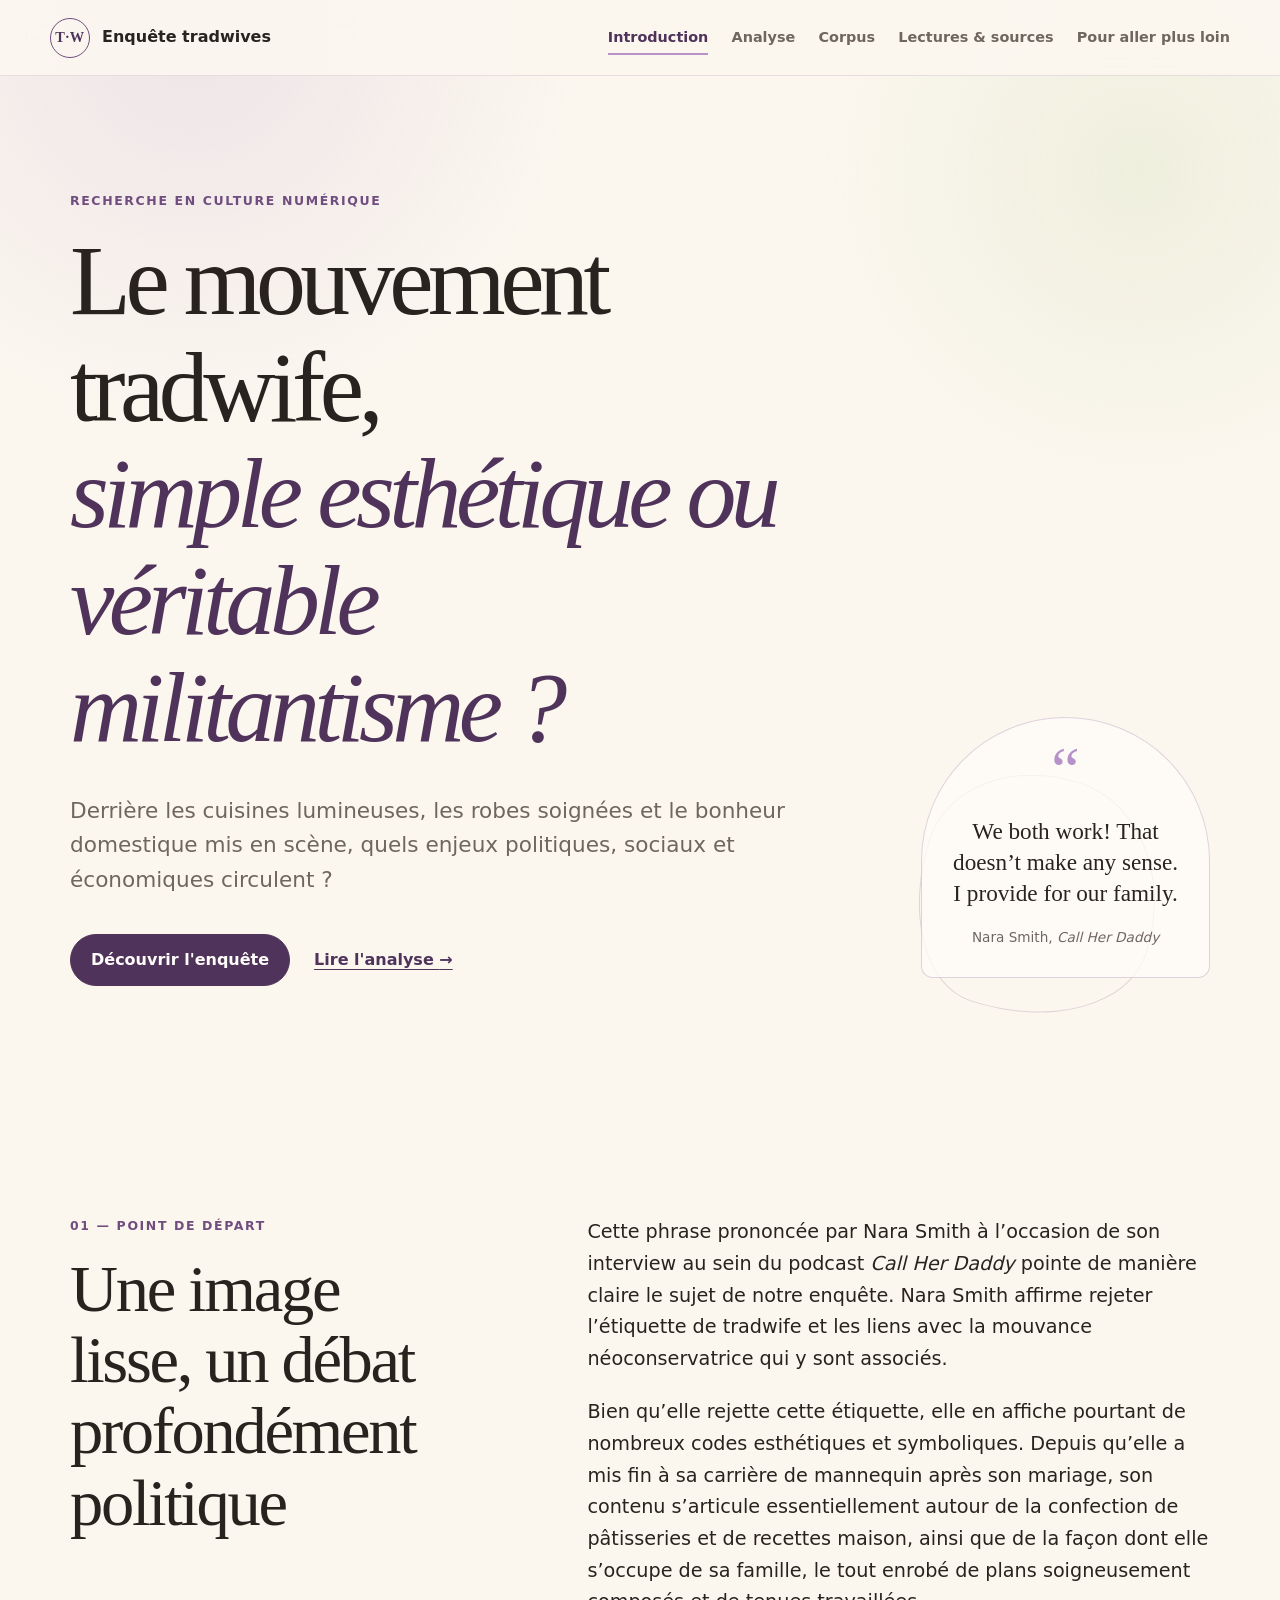
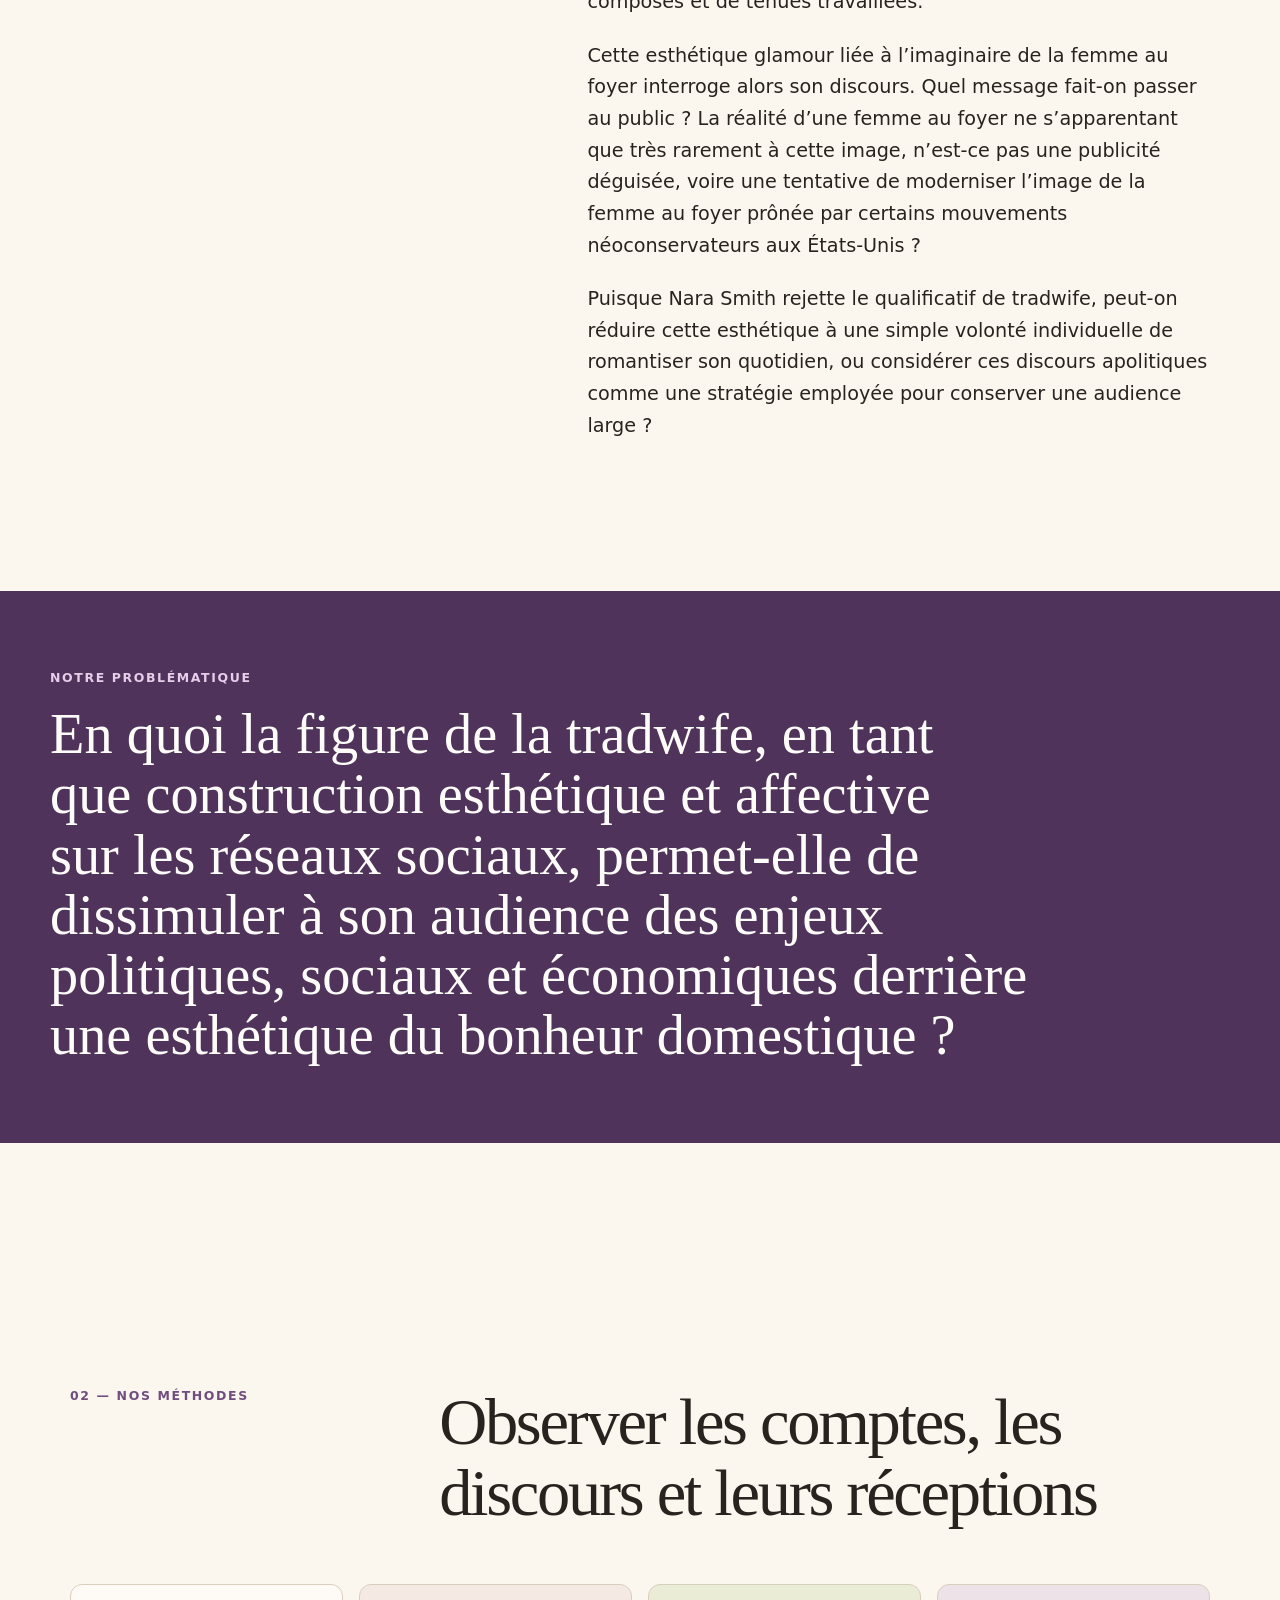
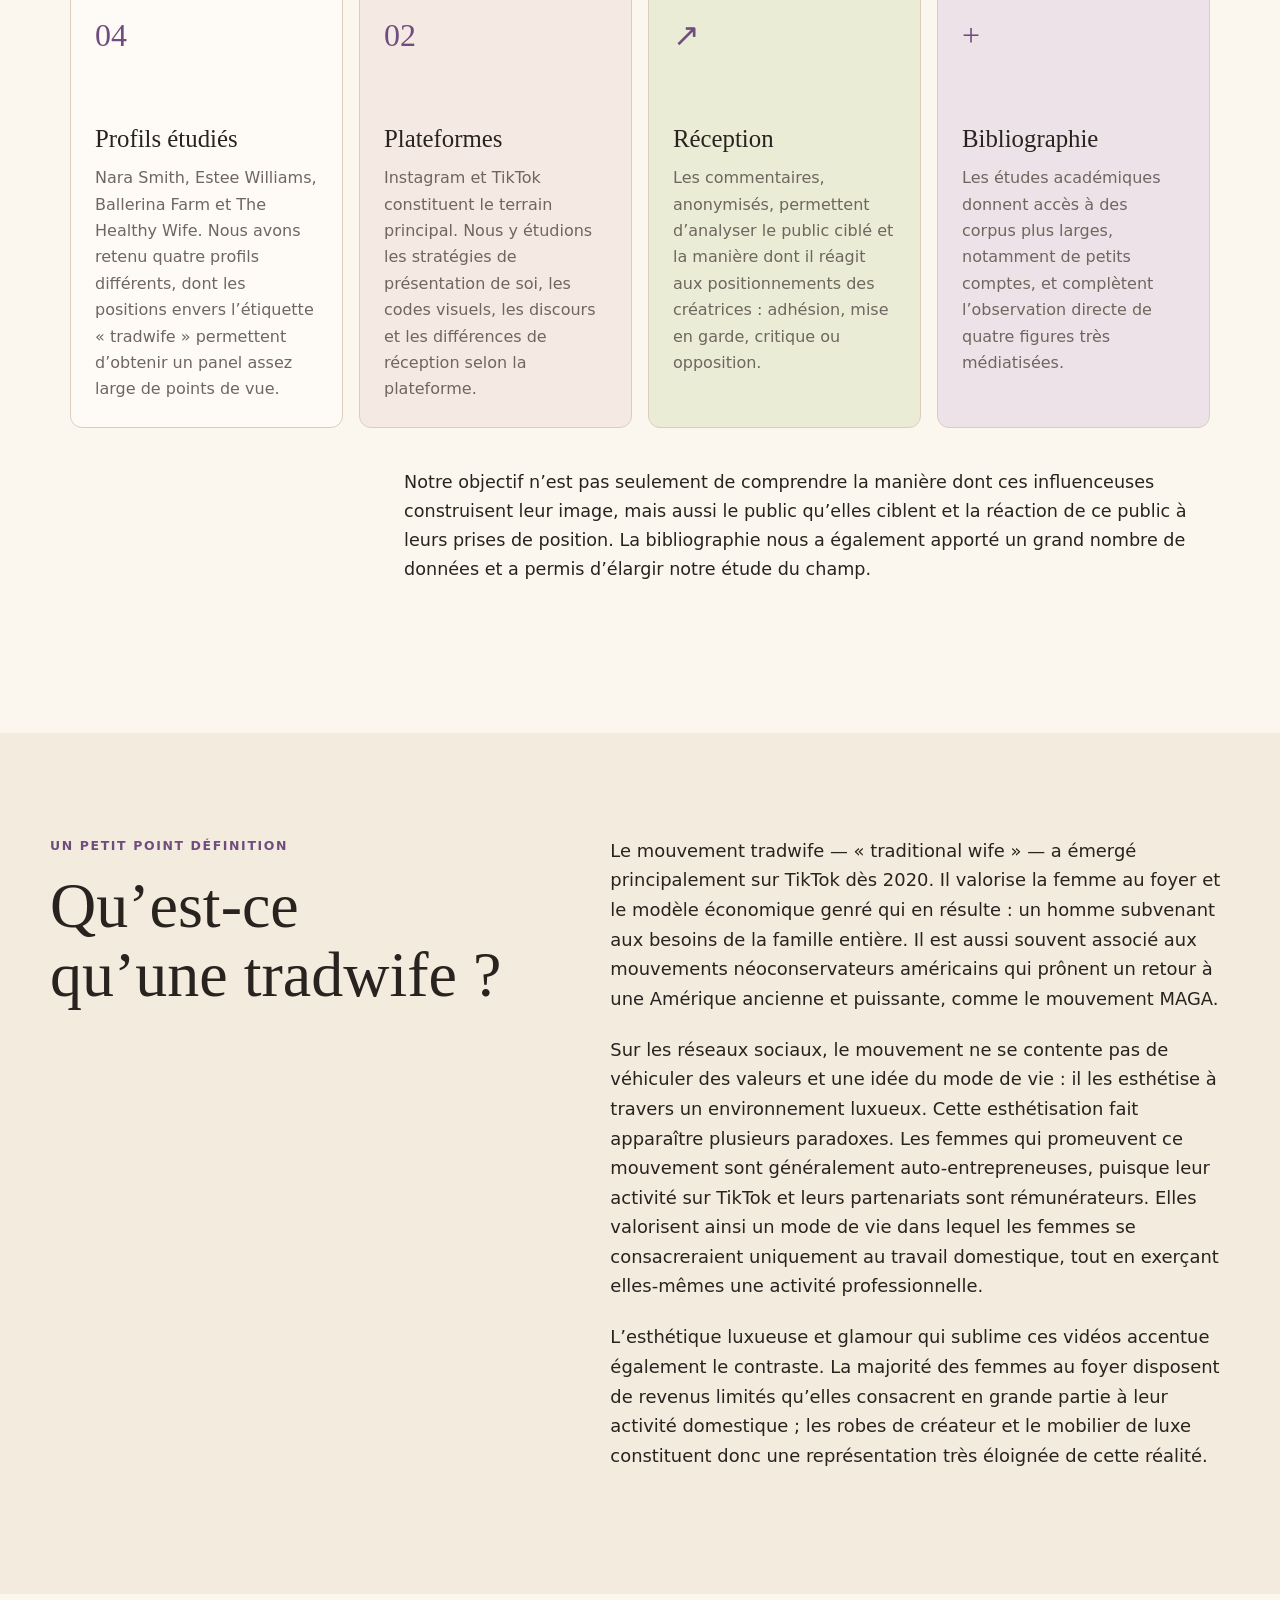
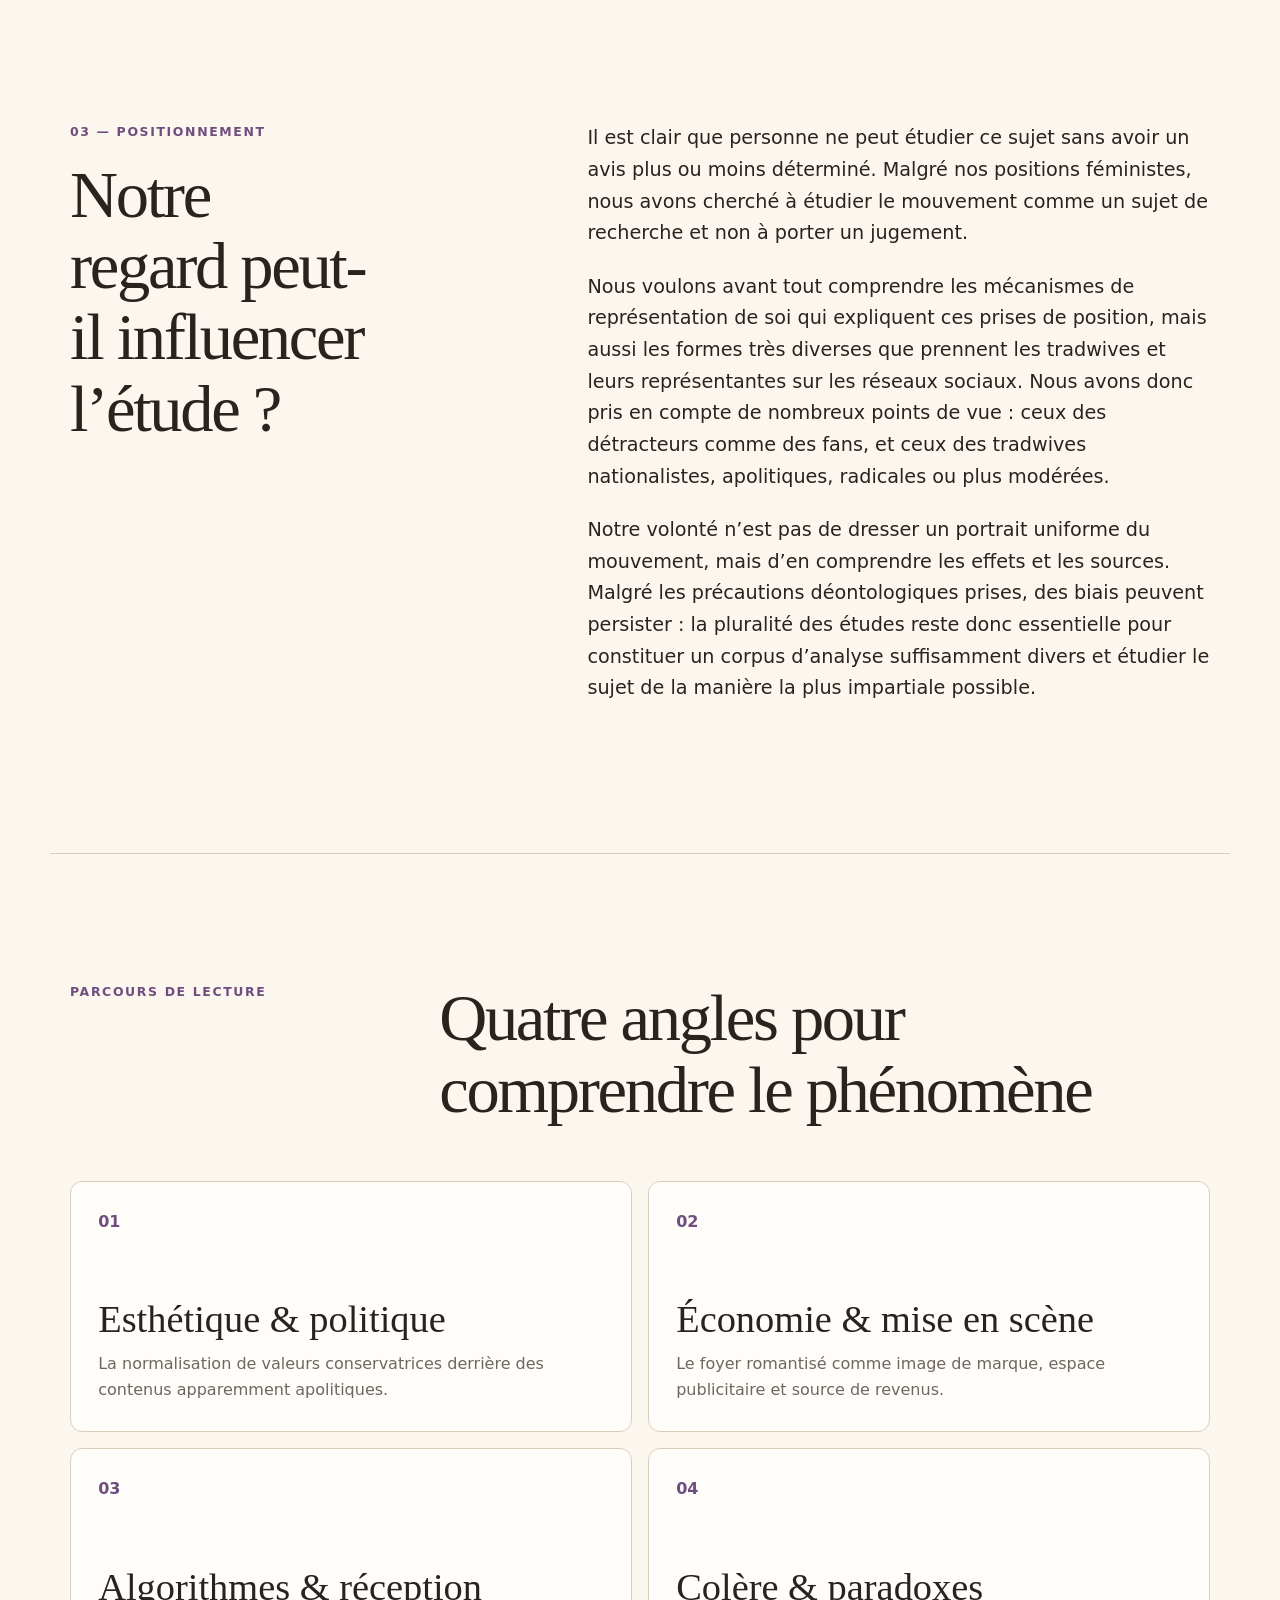
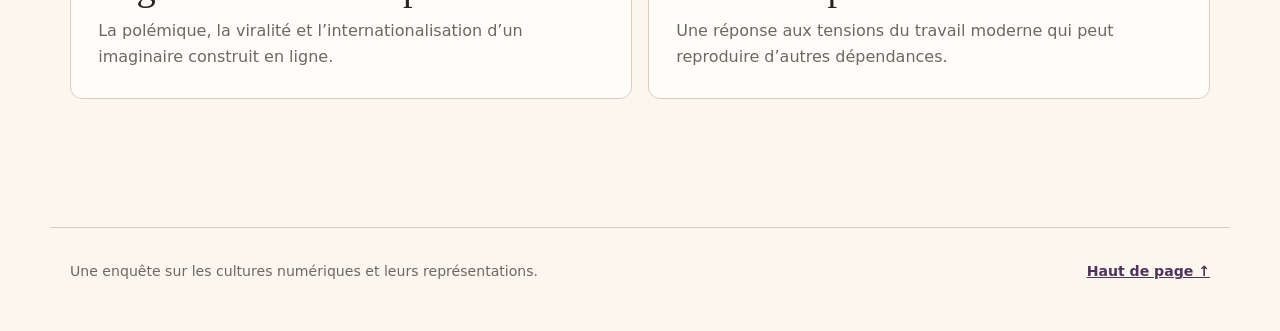
<file: index.html>
<!doctype html>
<html lang="fr">
<head>
  <meta charset="utf-8">
  <meta name="viewport" content="width=device-width, initial-scale=1">
  <meta name="description" content="Une enquête sur l'esthétique, les discours et l'économie du mouvement tradwife sur les réseaux sociaux.">
  <title>Tradwives — esthétique ou militantisme ?</title>
  <link rel="icon" href="assets/favicon.svg" type="image/svg+xml">
  <link rel="stylesheet" href="assets/styles.css">
</head>
<body>
  <a class="skip-link" href="#contenu">Aller au contenu</a>
  <header class="site-header">
    <a class="brand" href="index.html" aria-label="Retour à l'accueil">
      <span class="brand-mark" aria-hidden="true">T·W</span>
      <span>Enquête tradwives</span>
    </a>
    <button class="nav-toggle" type="button" aria-expanded="false" aria-controls="navigation">Menu</button>
    <nav id="navigation" class="main-nav" aria-label="Navigation principale">
      <a aria-current="page" href="index.html">Introduction</a>
      <a href="analyse.html">Analyse</a>
      <a href="corpus.html">Corpus</a>
      <a href="lectures.html">Lectures & sources</a>
      <a href="pour-aller-plus-loin.html">Pour aller plus loin</a>
    </nav>
  </header>

  <main id="contenu">
    <section class="hero">
      <div class="hero-copy">
        <p class="eyebrow">Recherche en culture numérique</p>
        <h1>Le mouvement tradwife,<br><em>simple esthétique ou véritable militantisme&nbsp;?</em></h1>
        <p class="hero-lede">Derrière les cuisines lumineuses, les robes soignées et le bonheur domestique mis en scène, quels enjeux politiques, sociaux et économiques circulent&nbsp;?</p>
        <div class="hero-actions">
          <a class="button" href="#notre-enquete">Découvrir l'enquête</a>
          <a class="text-link" href="analyse.html">Lire l'analyse <span aria-hidden="true">→</span></a>
        </div>
      </div>
      <aside class="hero-note" aria-label="Citation d'ouverture">
        <span class="quote-mark" aria-hidden="true">“</span>
        <blockquote>We both work! That doesn’t make any sense. I provide for our family.</blockquote>
        <p>Nara Smith, <cite>Call Her Daddy</cite></p>
      </aside>
    </section>

    <section id="notre-enquete" class="section intro-grid">
      <div>
        <p class="section-kicker">01 — Point de départ</p>
        <h2>Une image lisse, un débat profondément politique</h2>
      </div>
      <div class="prose lead-prose">
        <p>Cette phrase prononcée par Nara Smith à l’occasion de son interview au sein du podcast <cite>Call Her Daddy</cite> pointe de manière claire le sujet de notre enquête. Nara Smith affirme rejeter l’étiquette de tradwife et les liens avec la mouvance néoconservatrice qui y sont associés.</p>
        <p>Bien qu’elle rejette cette étiquette, elle en affiche pourtant de nombreux codes esthétiques et symboliques. Depuis qu’elle a mis fin à sa carrière de mannequin après son mariage, son contenu s’articule essentiellement autour de la confection de pâtisseries et de recettes maison, ainsi que de la façon dont elle s’occupe de sa famille, le tout enrobé de plans soigneusement composés et de tenues travaillées.</p>
        <p>Cette esthétique glamour liée à l’imaginaire de la femme au foyer interroge alors son discours. Quel message fait-on passer au public&nbsp;? La réalité d’une femme au foyer ne s’apparentant que très rarement à cette image, n’est-ce pas une publicité déguisée, voire une tentative de moderniser l’image de la femme au foyer prônée par certains mouvements néoconservateurs aux États-Unis&nbsp;?</p>
        <p>Puisque Nara Smith rejette le qualificatif de tradwife, peut-on réduire cette esthétique à une simple volonté individuelle de romantiser son quotidien, ou considérer ces discours apolitiques comme une stratégie employée pour conserver une audience large&nbsp;?</p>
      </div>
    </section>

    <section class="question-panel" aria-labelledby="problematique">
      <p class="section-kicker">Notre problématique</p>
      <h2 id="problematique">En quoi la figure de la tradwife, en tant que construction esthétique et affective sur les réseaux sociaux, permet-elle de dissimuler à son audience des enjeux politiques, sociaux et économiques derrière une esthétique du bonheur domestique&nbsp;?</h2>
    </section>

    <section class="section method-section" aria-labelledby="methodes">
      <div class="section-heading">
        <p class="section-kicker">02 — Nos méthodes</p>
        <h2 id="methodes">Observer les comptes, les discours et leurs réceptions</h2>
      </div>
      <div class="method-grid">
        <article class="method-card">
          <span class="method-number">04</span>
          <h3>Profils étudiés</h3>
          <p>Nara Smith, Estee Williams, Ballerina Farm et The Healthy Wife. Nous avons retenu quatre profils différents, dont les positions envers l’étiquette «&nbsp;tradwife&nbsp;» permettent d’obtenir un panel assez large de points de vue.</p>
        </article>
        <article class="method-card">
          <span class="method-number">02</span>
          <h3>Plateformes</h3>
          <p>Instagram et TikTok constituent le terrain principal. Nous y étudions les stratégies de présentation de soi, les codes visuels, les discours et les différences de réception selon la plateforme.</p>
        </article>
        <article class="method-card">
          <span class="method-number">↗</span>
          <h3>Réception</h3>
          <p>Les commentaires, anonymisés, permettent d’analyser le public ciblé et la manière dont il réagit aux positionnements des créatrices&nbsp;: adhésion, mise en garde, critique ou opposition.</p>
        </article>
        <article class="method-card">
          <span class="method-number">+</span>
          <h3>Bibliographie</h3>
          <p>Les études académiques donnent accès à des corpus plus larges, notamment de petits comptes, et complètent l’observation directe de quatre figures très médiatisées.</p>
        </article>
      </div>
      <div class="prose method-note">
        <p>Notre objectif n’est pas seulement de comprendre la manière dont ces influenceuses construisent leur image, mais aussi le public qu’elles ciblent et la réaction de ce public à leurs prises de position. La bibliographie nous a également apporté un grand nombre de données et a permis d’élargir notre étude du champ.</p>
      </div>
    </section>

    <section class="definition-band" aria-labelledby="definition">
      <div class="definition-title">
        <p class="section-kicker">Un petit point définition</p>
        <h2 id="definition">Qu’est-ce qu’une tradwife&nbsp;?</h2>
      </div>
      <div class="prose definition-copy">
        <p>Le mouvement tradwife — «&nbsp;traditional wife&nbsp;» — a émergé principalement sur TikTok dès 2020. Il valorise la femme au foyer et le modèle économique genré qui en résulte&nbsp;: un homme subvenant aux besoins de la famille entière. Il est aussi souvent associé aux mouvements néoconservateurs américains qui prônent un retour à une Amérique ancienne et puissante, comme le mouvement MAGA.</p>
        <p>Sur les réseaux sociaux, le mouvement ne se contente pas de véhiculer des valeurs et une idée du mode de vie&nbsp;: il les esthétise à travers un environnement luxueux. Cette esthétisation fait apparaître plusieurs paradoxes. Les femmes qui promeuvent ce mouvement sont généralement auto-entrepreneuses, puisque leur activité sur TikTok et leurs partenariats sont rémunérateurs. Elles valorisent ainsi un mode de vie dans lequel les femmes se consacreraient uniquement au travail domestique, tout en exerçant elles-mêmes une activité professionnelle.</p>
        <p>L’esthétique luxueuse et glamour qui sublime ces vidéos accentue également le contraste. La majorité des femmes au foyer disposent de revenus limités qu’elles consacrent en grande partie à leur activité domestique&nbsp;; les robes de créateur et le mobilier de luxe constituent donc une représentation très éloignée de cette réalité.</p>
      </div>
    </section>

    <section class="section reflexive-grid" aria-labelledby="positionnement">
      <div>
        <p class="section-kicker">03 — Positionnement</p>
        <h2 id="positionnement">Notre regard peut-il influencer l’étude&nbsp;?</h2>
      </div>
      <div class="prose lead-prose">
        <p>Il est clair que personne ne peut étudier ce sujet sans avoir un avis plus ou moins déterminé. Malgré nos positions féministes, nous avons cherché à étudier le mouvement comme un sujet de recherche et non à porter un jugement.</p>
        <p>Nous voulons avant tout comprendre les mécanismes de représentation de soi qui expliquent ces prises de position, mais aussi les formes très diverses que prennent les tradwives et leurs représentantes sur les réseaux sociaux. Nous avons donc pris en compte de nombreux points de vue&nbsp;: ceux des détracteurs comme des fans, et ceux des tradwives nationalistes, apolitiques, radicales ou plus modérées.</p>
        <p>Notre volonté n’est pas de dresser un portrait uniforme du mouvement, mais d’en comprendre les effets et les sources. Malgré les précautions déontologiques prises, des biais peuvent persister&nbsp;: la pluralité des études reste donc essentielle pour constituer un corpus d’analyse suffisamment divers et étudier le sujet de la manière la plus impartiale possible.</p>
      </div>
    </section>

    <section class="section route-section" aria-labelledby="parcours">
      <div class="section-heading narrow-heading">
        <p class="section-kicker">Parcours de lecture</p>
        <h2 id="parcours">Quatre angles pour comprendre le phénomène</h2>
      </div>
      <div class="route-grid">
        <a class="route-card" href="analyse.html#politique"><span>01</span><h3>Esthétique & politique</h3><p>La normalisation de valeurs conservatrices derrière des contenus apparemment apolitiques.</p></a>
        <a class="route-card" href="analyse.html#economie"><span>02</span><h3>Économie & mise en scène</h3><p>Le foyer romantisé comme image de marque, espace publicitaire et source de revenus.</p></a>
        <a class="route-card" href="analyse.html#algorithmes"><span>03</span><h3>Algorithmes & réception</h3><p>La polémique, la viralité et l’internationalisation d’un imaginaire construit en ligne.</p></a>
        <a class="route-card" href="analyse.html#colere"><span>04</span><h3>Colère & paradoxes</h3><p>Une réponse aux tensions du travail moderne qui peut reproduire d’autres dépendances.</p></a>
      </div>
    </section>
  </main>

  <footer class="site-footer">
    <p>Une enquête sur les cultures numériques et leurs représentations.</p>
    <a href="#contenu">Haut de page ↑</a>
  </footer>
  <script src="assets/site.js" defer></script>
</body>
</html>
</file>
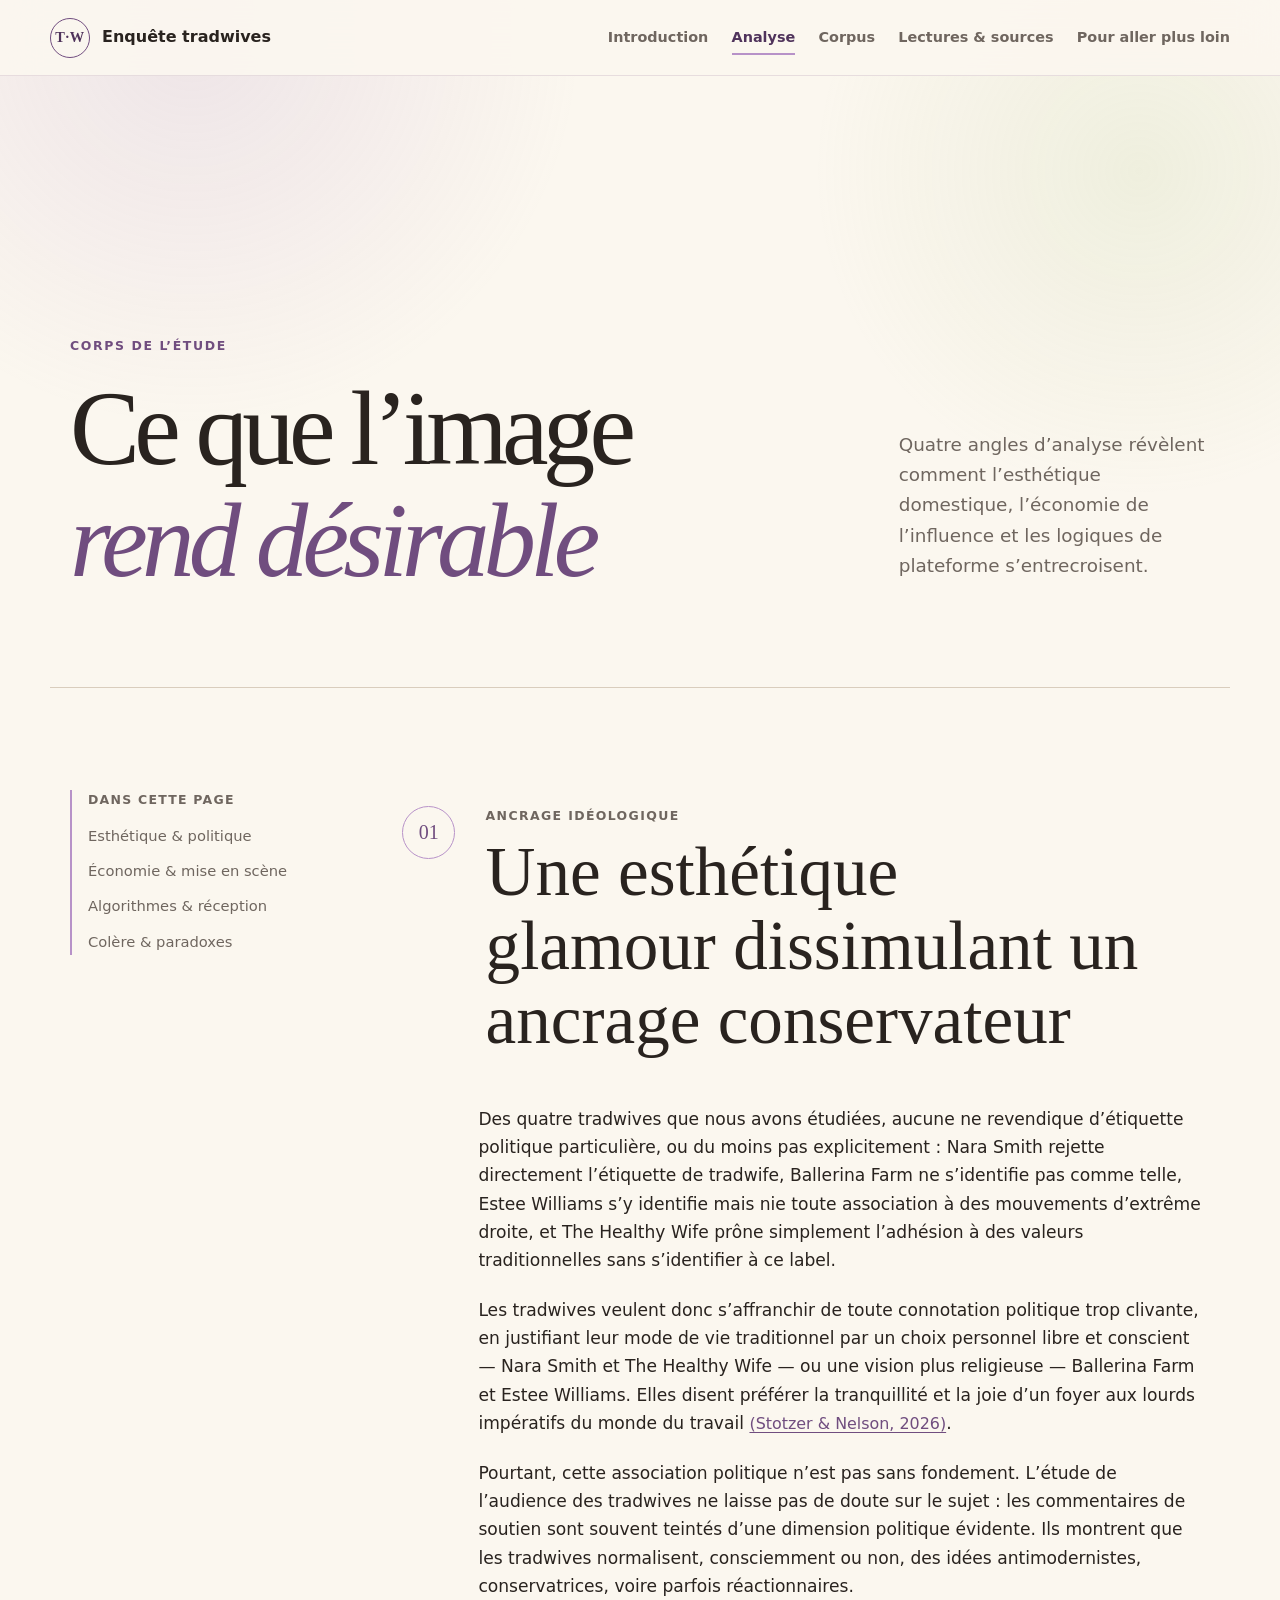
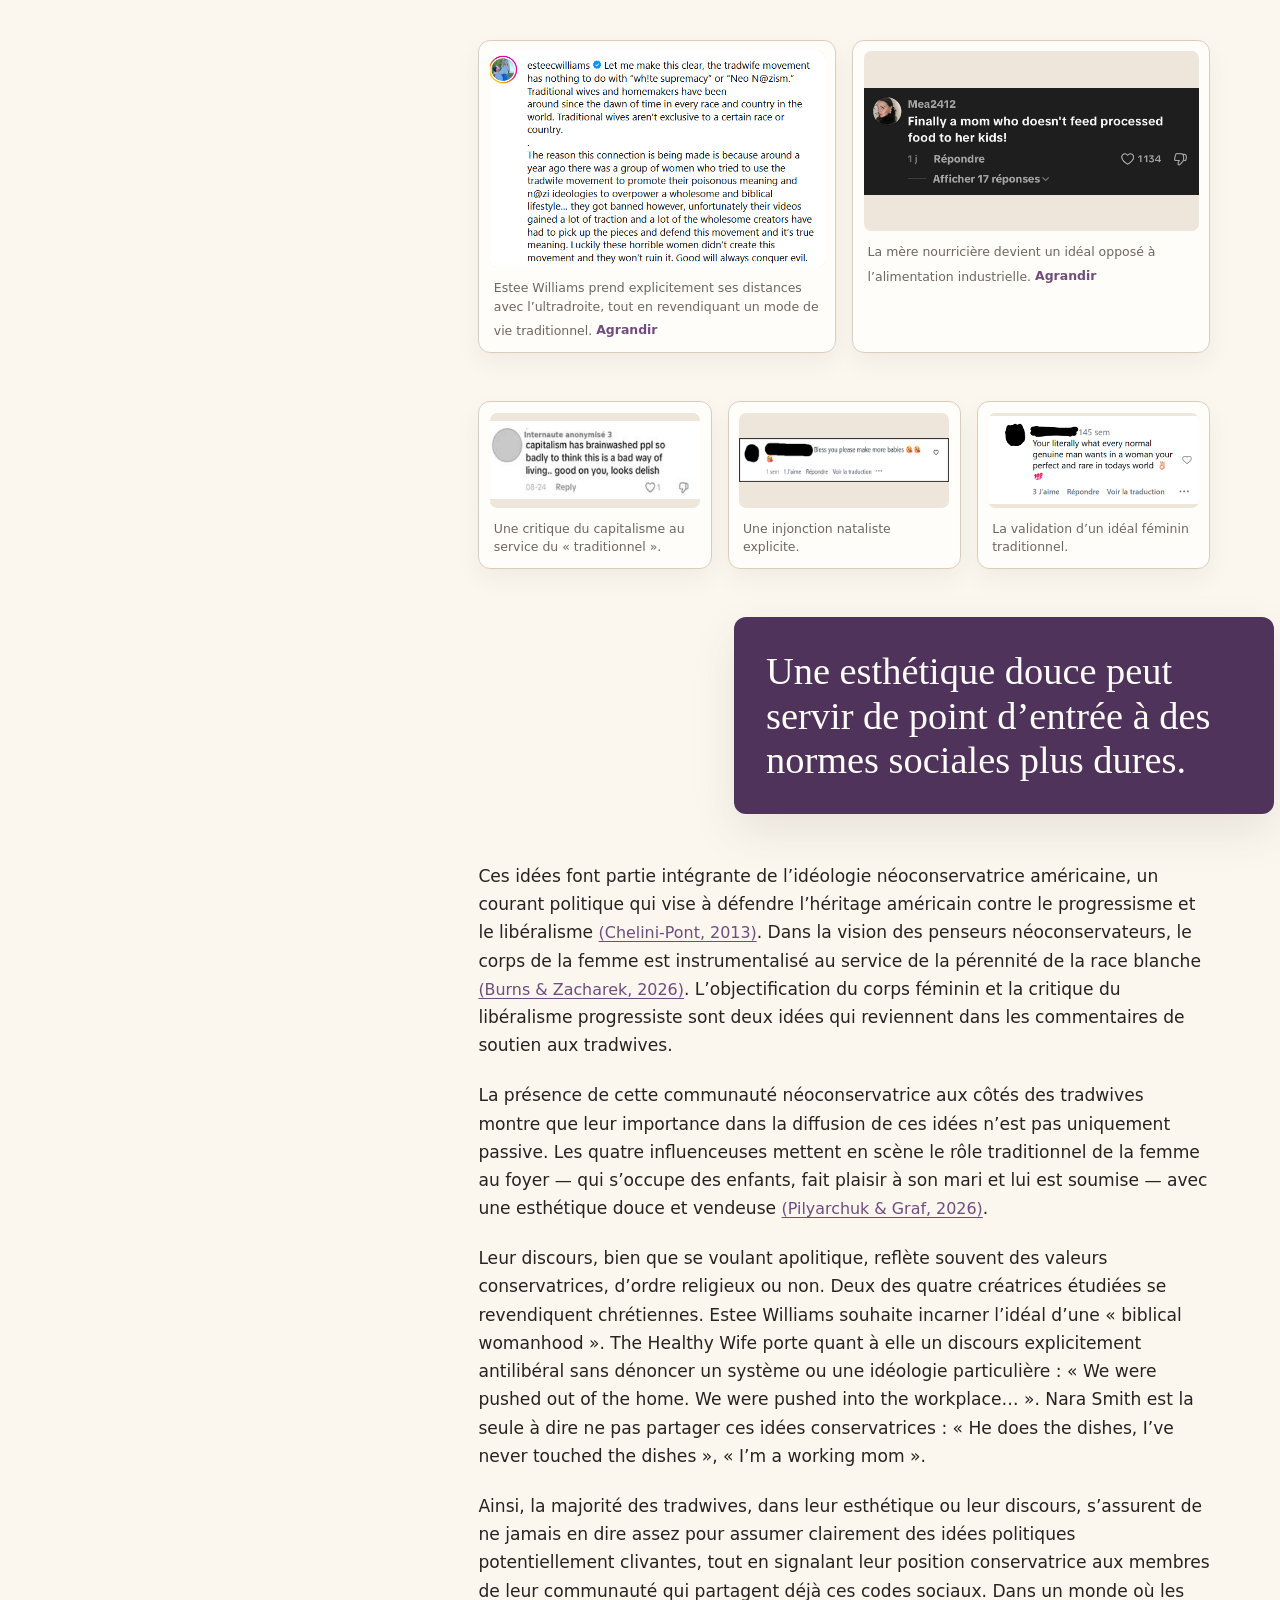
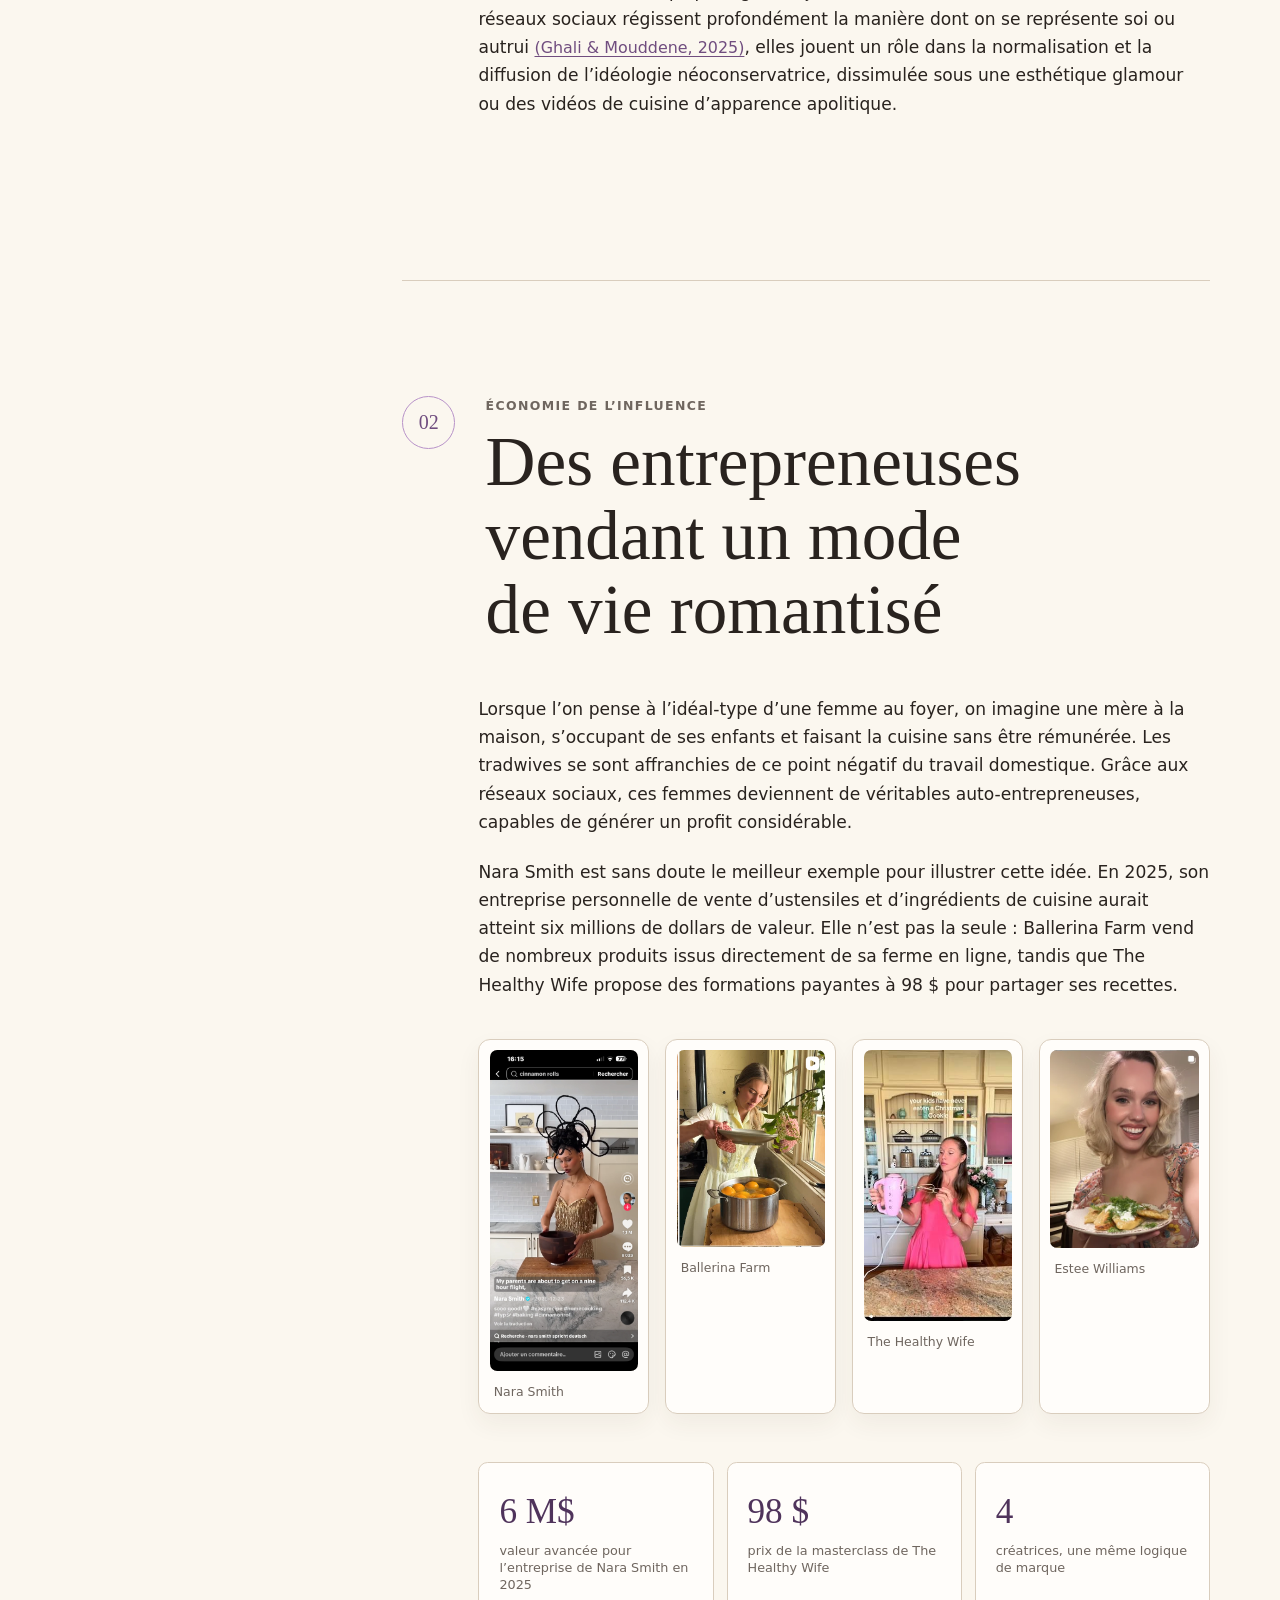
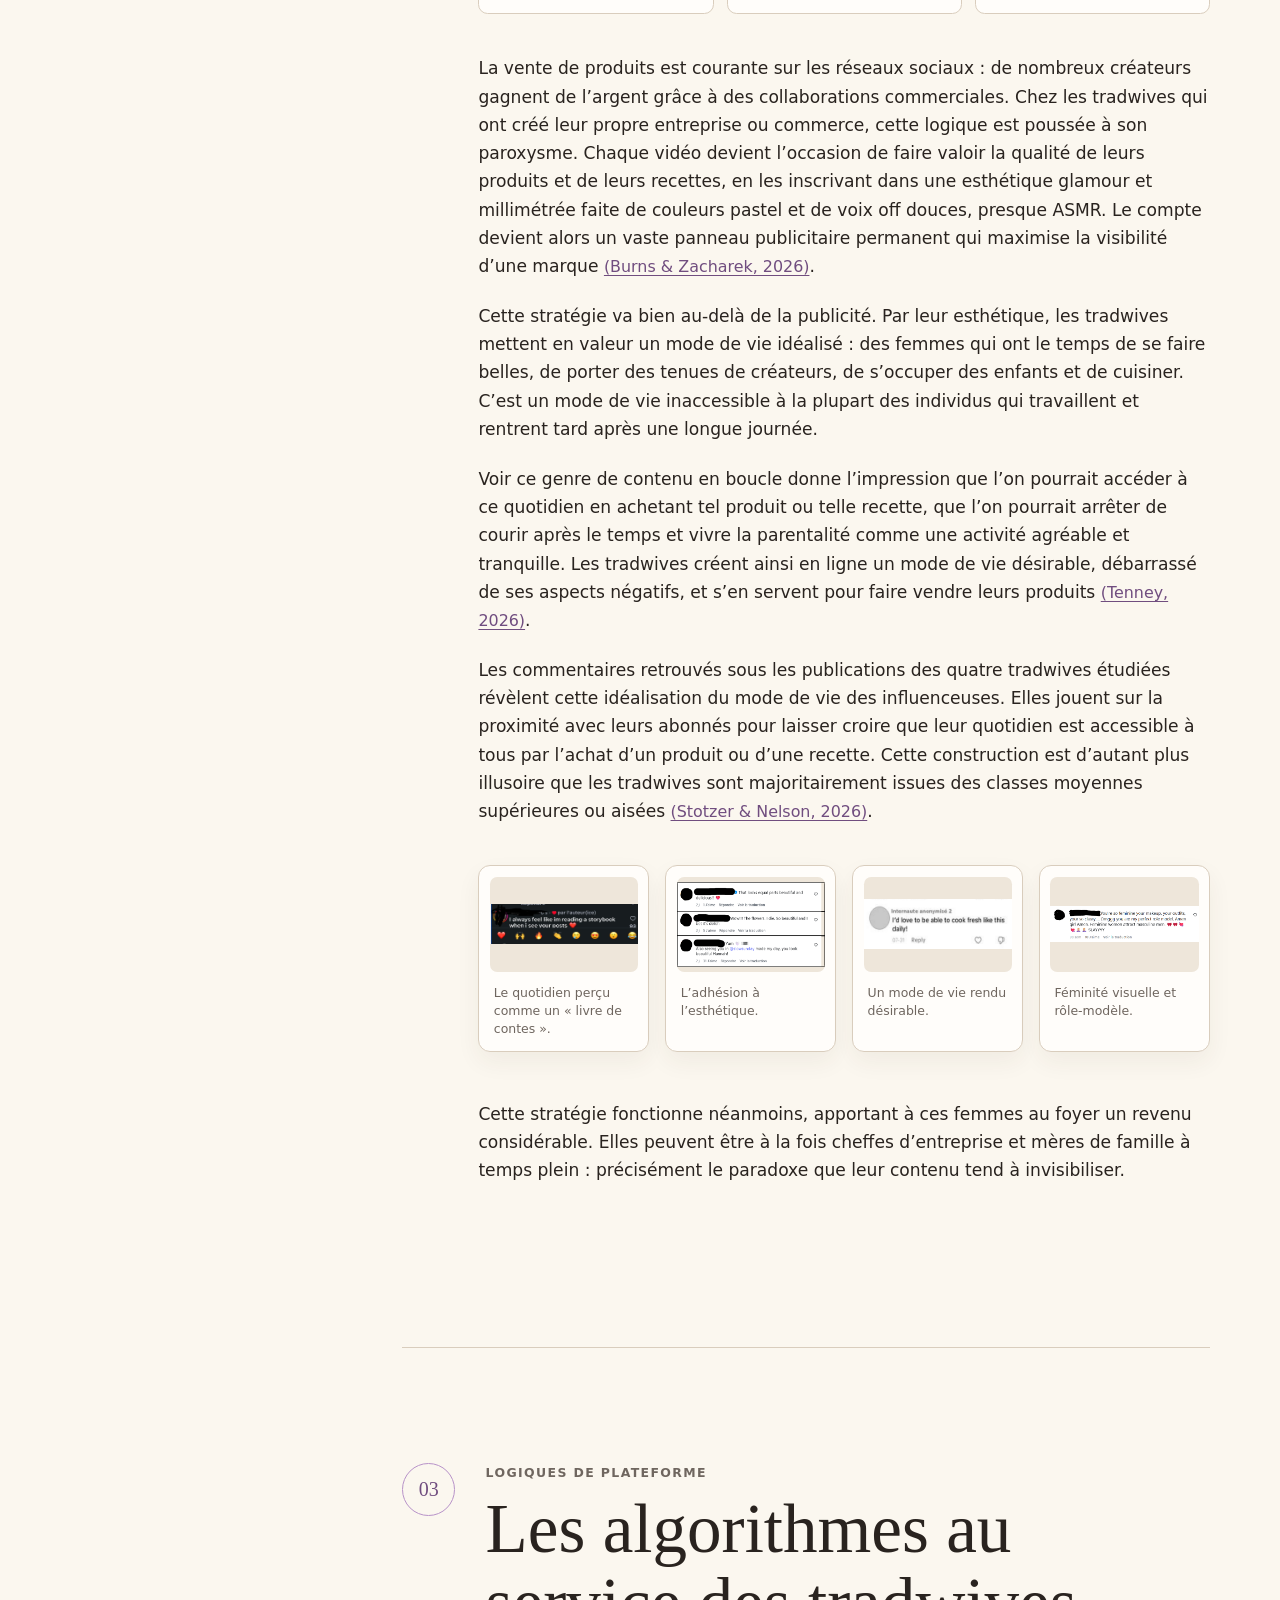
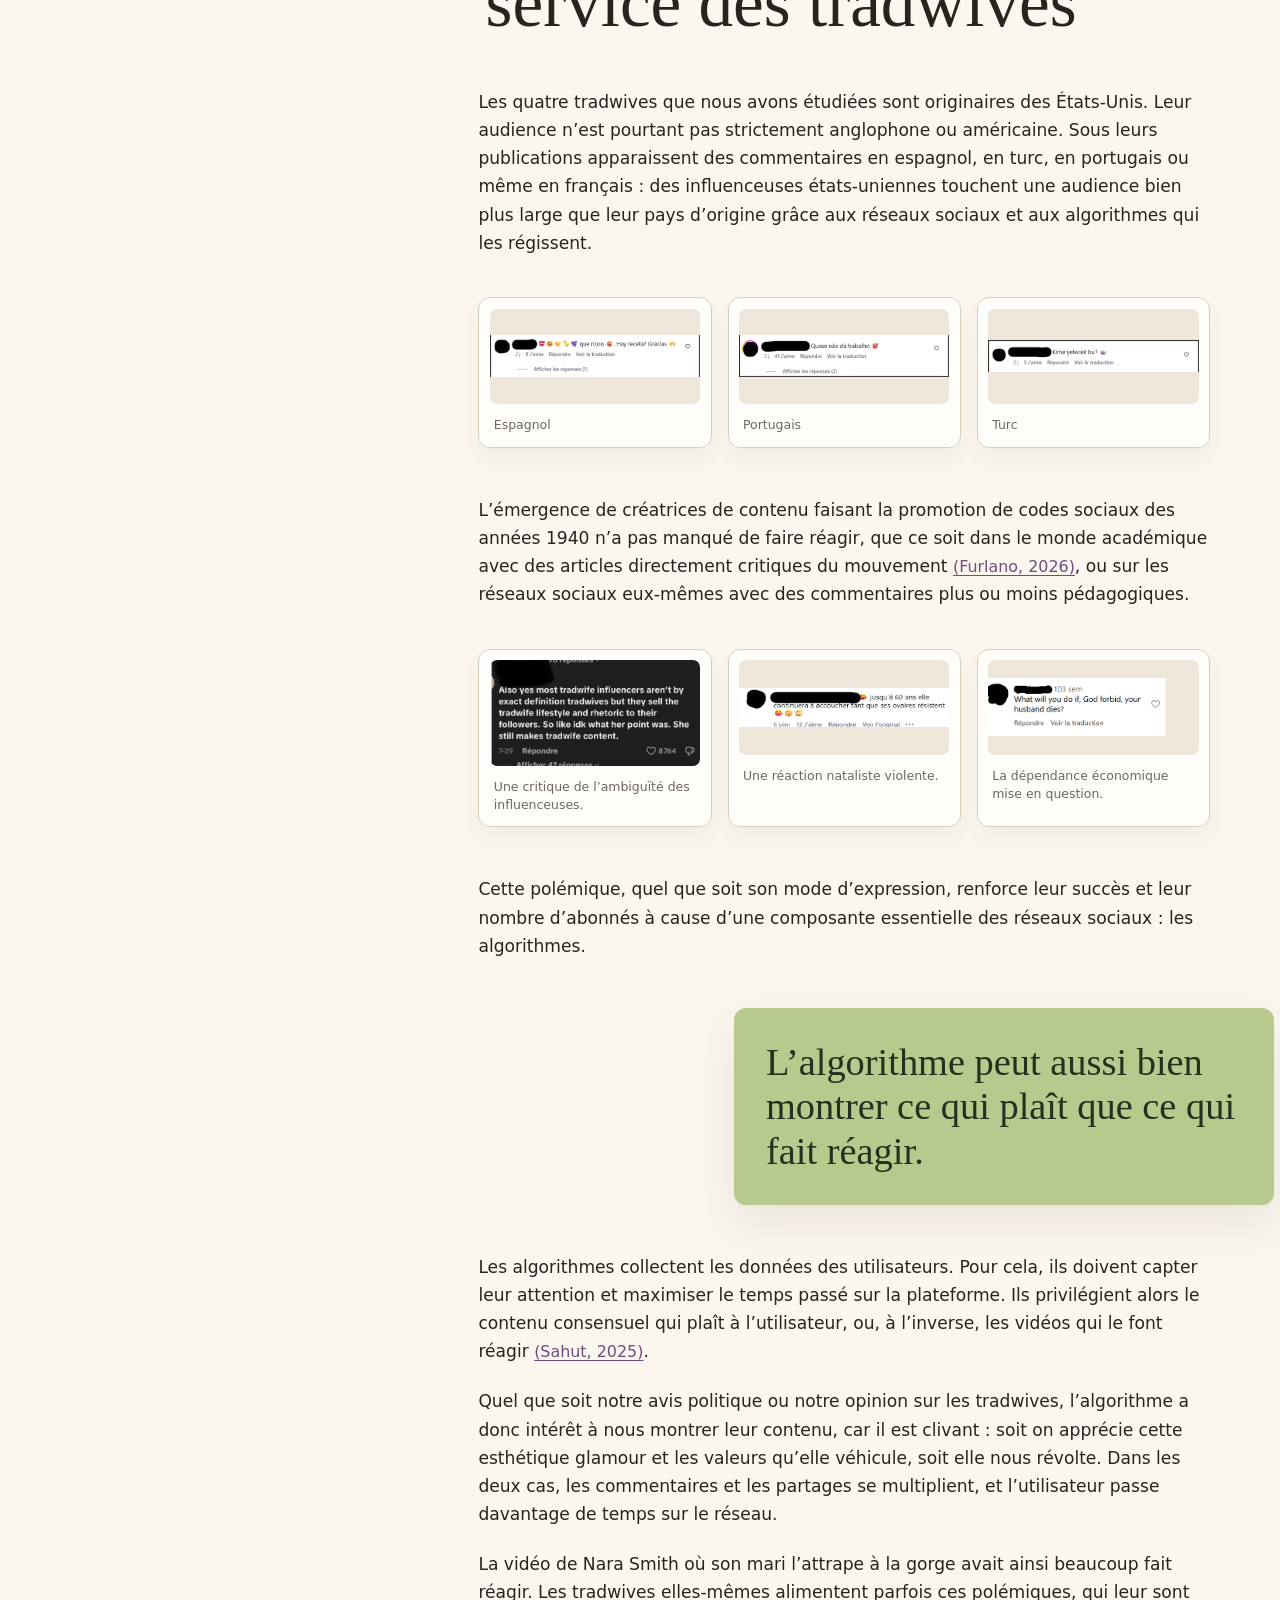
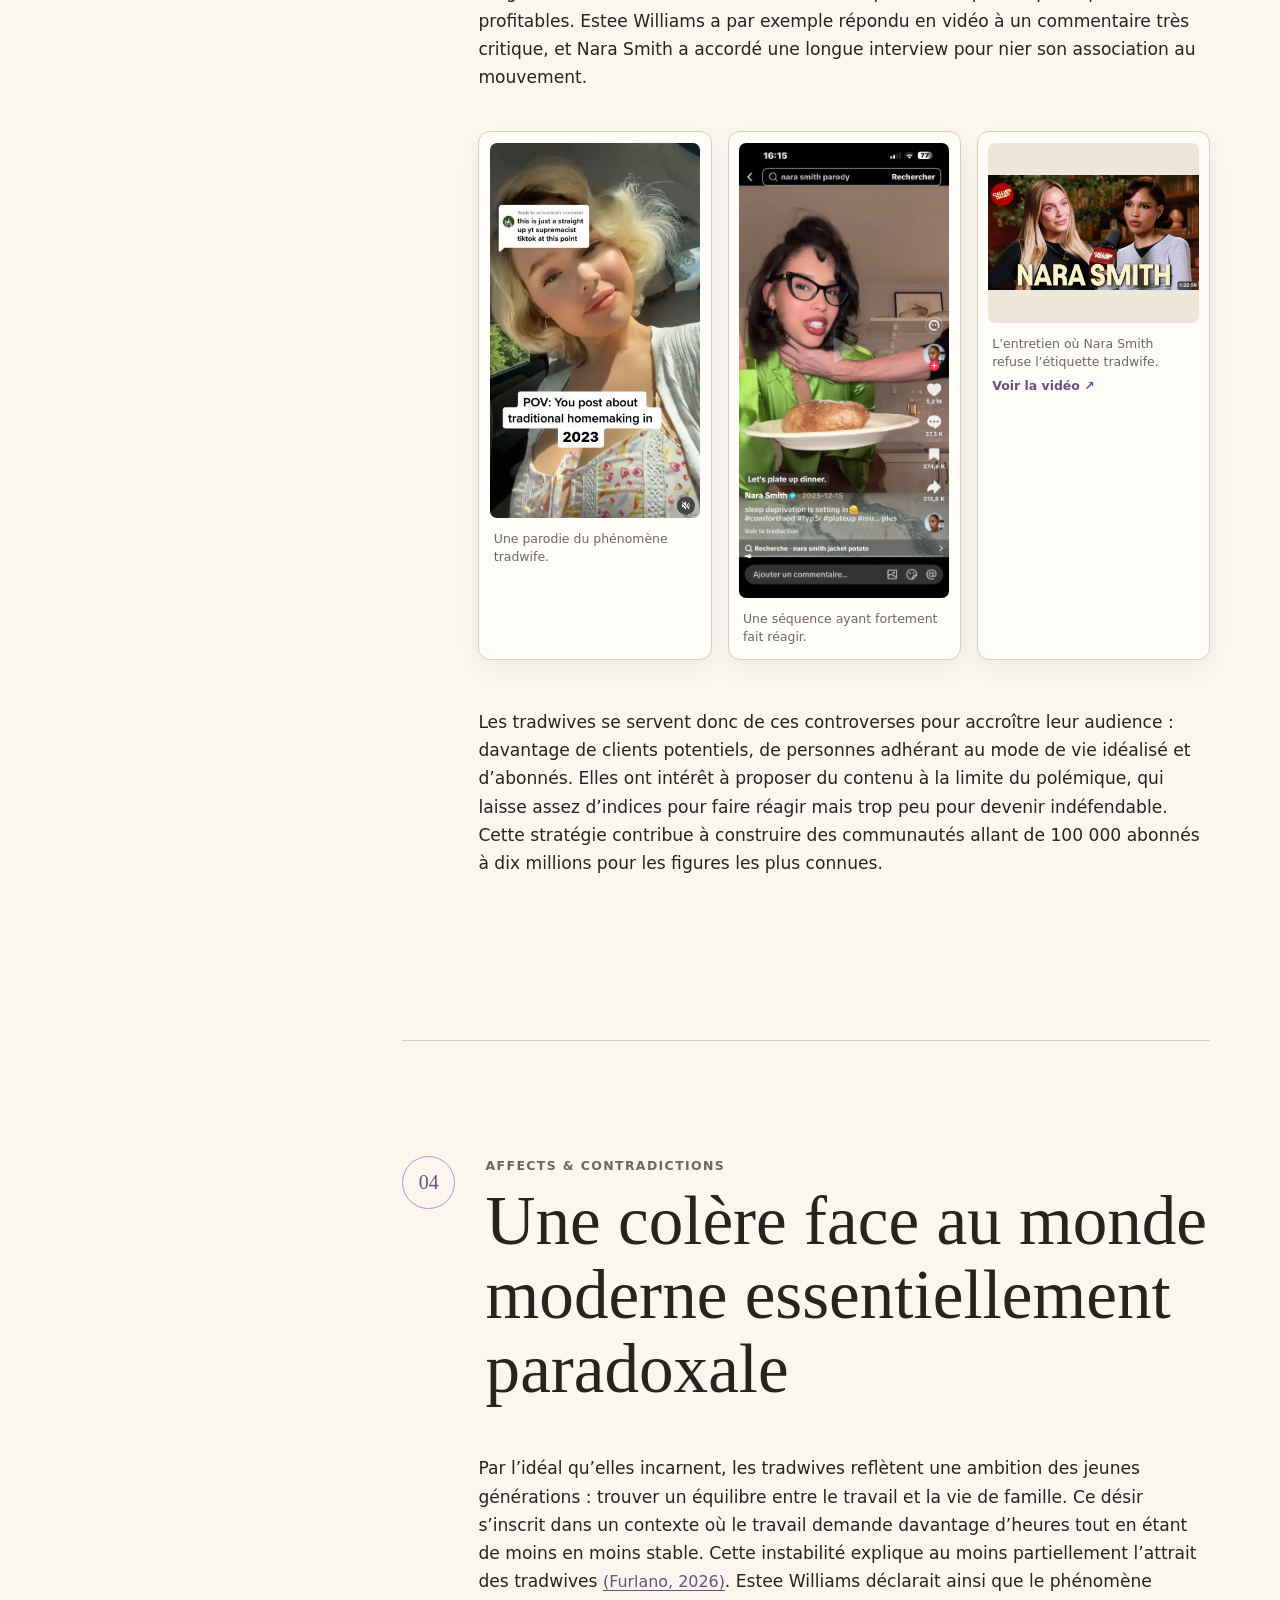
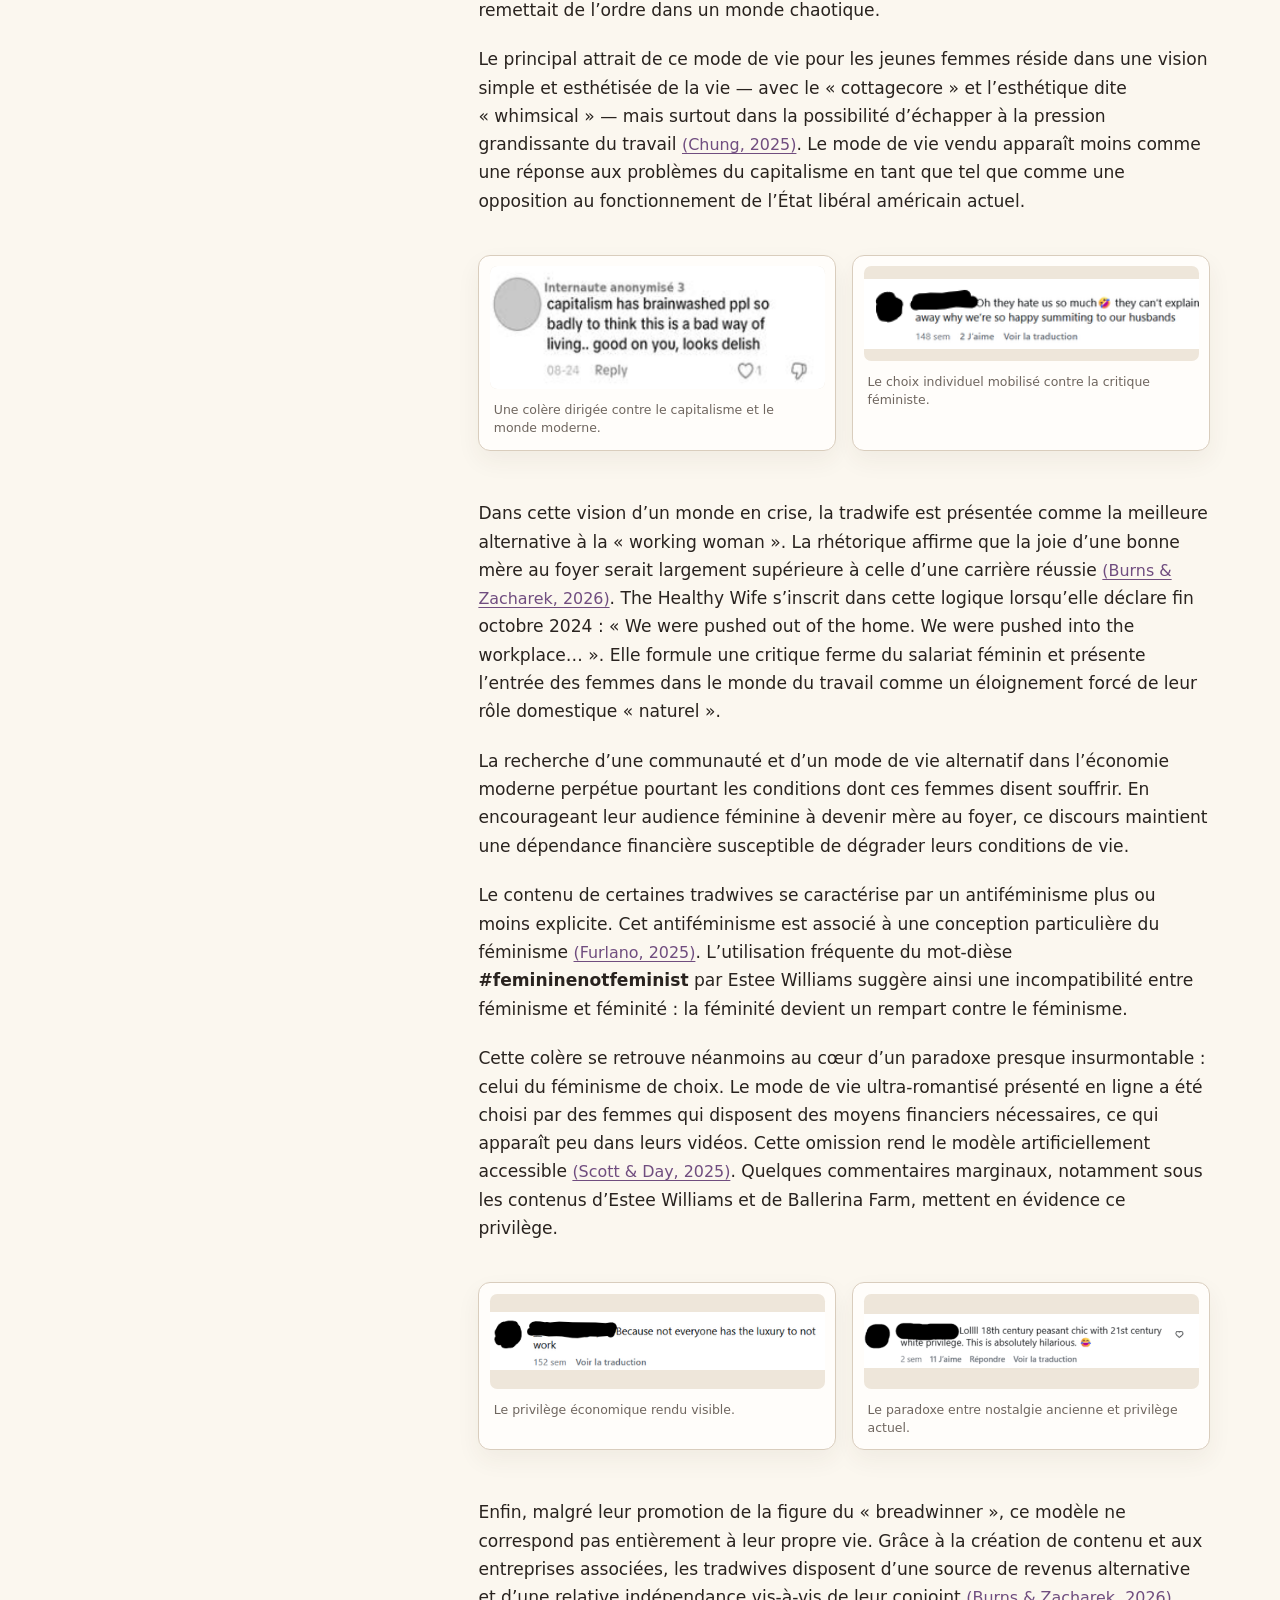
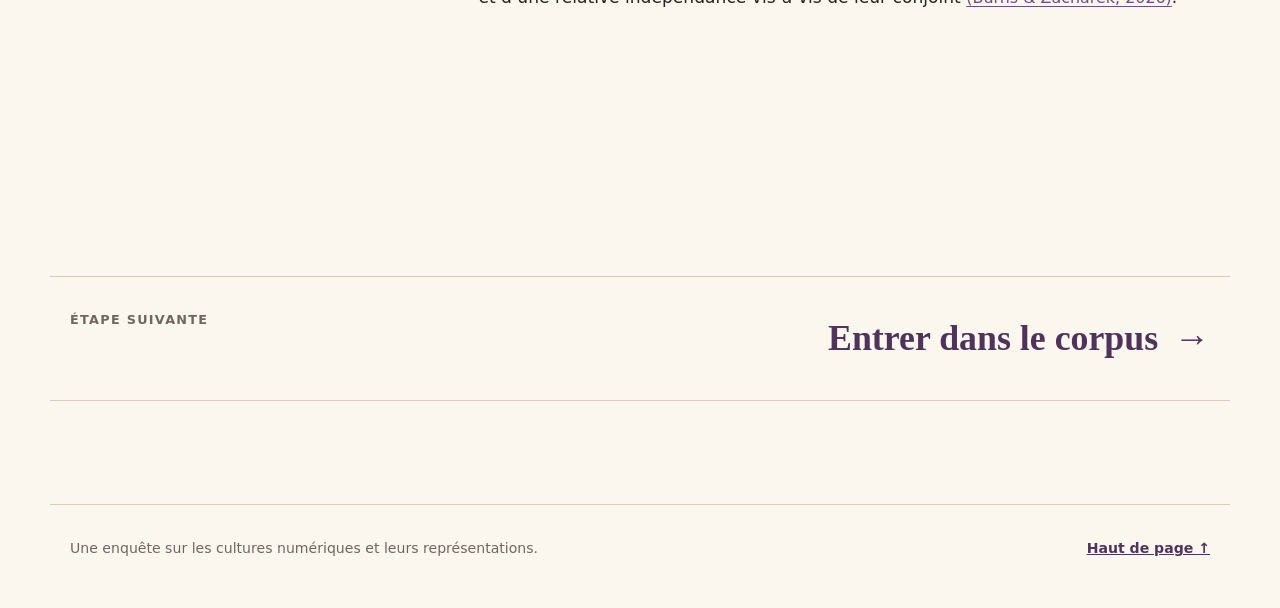
<file: analyse.html>
<!doctype html>
<html lang="fr">
<head>
  <meta charset="utf-8">
  <meta name="viewport" content="width=device-width, initial-scale=1">
  <meta name="description" content="Analyse du mouvement tradwife : ancrage conservateur, économie de l'influence, algorithmes et paradoxes.">
  <title>Analyse — Enquête tradwives</title>
  <link rel="icon" href="assets/favicon.svg" type="image/svg+xml">
  <link rel="stylesheet" href="assets/styles.css">
</head>
<body>
  <a class="skip-link" href="#contenu">Aller au contenu</a>
  <header class="site-header">
    <a class="brand" href="index.html" aria-label="Retour à l'accueil"><span class="brand-mark" aria-hidden="true">T·W</span><span>Enquête tradwives</span></a>
    <button class="nav-toggle" type="button" aria-expanded="false" aria-controls="navigation">Menu</button>
    <nav id="navigation" class="main-nav" aria-label="Navigation principale">
      <a href="index.html">Introduction</a><a aria-current="page" href="analyse.html">Analyse</a><a href="corpus.html">Corpus</a><a href="lectures.html">Lectures & sources</a><a href="pour-aller-plus-loin.html">Pour aller plus loin</a>
    </nav>
  </header>

  <main id="contenu">
    <header class="page-hero page-hero-analysis">
      <div>
        <p class="eyebrow">Corps de l’étude</p>
        <h1>Ce que l’image<br><em>rend désirable</em></h1>
      </div>
      <p class="page-intro">Quatre angles d’analyse révèlent comment l’esthétique domestique, l’économie de l’influence et les logiques de plateforme s’entrecroisent.</p>
    </header>

    <div class="reading-layout">
      <aside class="side-toc" aria-label="Sommaire de l'analyse">
        <p>Dans cette page</p>
        <ol>
          <li><a href="#politique">Esthétique & politique</a></li>
          <li><a href="#economie">Économie & mise en scène</a></li>
          <li><a href="#algorithmes">Algorithmes & réception</a></li>
          <li><a href="#colere">Colère & paradoxes</a></li>
        </ol>
      </aside>

      <div class="chapters">
        <article id="politique" class="chapter">
          <header class="chapter-heading">
            <span>01</span>
            <div><p class="chapter-label">Ancrage idéologique</p><h2>Une esthétique glamour dissimulant un ancrage conservateur</h2></div>
          </header>
          <div class="prose article-prose">
            <p>Des quatre tradwives que nous avons étudiées, aucune ne revendique d’étiquette politique particulière, ou du moins pas explicitement&nbsp;: Nara Smith rejette directement l’étiquette de tradwife, Ballerina Farm ne s’identifie pas comme telle, Estee Williams s’y identifie mais nie toute association à des mouvements d’extrême droite, et The Healthy Wife prône simplement l’adhésion à des valeurs traditionnelles sans s’identifier à ce label.</p>
            <p>Les tradwives veulent donc s’affranchir de toute connotation politique trop clivante, en justifiant leur mode de vie traditionnel par un choix personnel libre et conscient — Nara Smith et The Healthy Wife — ou une vision plus religieuse — Ballerina Farm et Estee Williams. Elles disent préférer la tranquillité et la joie d’un foyer aux lourds impératifs du monde du travail <a class="citation" href="lectures.html#lotzer-nelson">(Stotzer & Nelson, 2026)</a>.</p>
            <p>Pourtant, cette association politique n’est pas sans fondement. L’étude de l’audience des tradwives ne laisse pas de doute sur le sujet&nbsp;: les commentaires de soutien sont souvent teintés d’une dimension politique évidente. Ils montrent que les tradwives normalisent, consciemment ou non, des idées antimodernistes, conservatrices, voire parfois réactionnaires.</p>
            <div class="media-grid evidence-wide">
              <figure class="media-card"><a href="assets/media/page-13-img-01.png" data-lightbox><img src="assets/media/page-13-img-01.png" alt="Publication d’Estee Williams rejetant l’association du mouvement tradwife à la suprématie blanche et au néonazisme" loading="lazy"></a><figcaption>Estee Williams prend explicitement ses distances avec l’ultradroite, tout en revendiquant un mode de vie traditionnel. <span class="zoom-hint">Agrandir</span></figcaption></figure>
              <figure class="media-card"><a href="assets/media/page-13-img-02.jpg" data-lightbox><img src="assets/media/page-13-img-02.jpg" alt="Commentaire valorisant une mère qui ne donne pas d’aliments transformés à ses enfants" loading="lazy"></a><figcaption>La mère nourricière devient un idéal opposé à l’alimentation industrielle. <span class="zoom-hint">Agrandir</span></figcaption></figure>
            </div>
            <div class="media-grid three-up evidence-wide">
              <figure class="media-card compact"><a href="assets/media/page-13-img-03.png" data-lightbox><img src="assets/media/page-13-img-03.png" alt="Commentaire associant capitalisme et dévalorisation du mode de vie traditionnel" loading="lazy"></a><figcaption>Une critique du capitalisme au service du «&nbsp;traditionnel&nbsp;».</figcaption></figure>
              <figure class="media-card compact"><a href="assets/media/page-13-img-04.png" data-lightbox><img src="assets/media/page-13-img-04.png" alt="Commentaire demandant à la créatrice d’avoir davantage d’enfants" loading="lazy"></a><figcaption>Une injonction nataliste explicite.</figcaption></figure>
              <figure class="media-card compact"><a href="assets/media/page-13-img-05.png" data-lightbox><img src="assets/media/page-13-img-05.png" alt="Commentaire présentant la tradwife comme la femme idéale pour un homme" loading="lazy"></a><figcaption>La validation d’un idéal féminin traditionnel.</figcaption></figure>
            </div>
            <aside class="pull-quote"><p>Une esthétique douce peut servir de point d’entrée à des normes sociales plus dures.</p></aside>
            <p>Ces idées font partie intégrante de l’idéologie néoconservatrice américaine, un courant politique qui vise à défendre l’héritage américain contre le progressisme et le libéralisme <a class="citation" href="lectures.html#chelini-pont">(Chelini-Pont, 2013)</a>. Dans la vision des penseurs néoconservateurs, le corps de la femme est instrumentalisé au service de la pérennité de la race blanche <a class="citation" href="lectures.html#burns-zacharek">(Burns & Zacharek, 2026)</a>. L’objectification du corps féminin et la critique du libéralisme progressiste sont deux idées qui reviennent dans les commentaires de soutien aux tradwives.</p>
            <p>La présence de cette communauté néoconservatrice aux côtés des tradwives montre que leur importance dans la diffusion de ces idées n’est pas uniquement passive. Les quatre influenceuses mettent en scène le rôle traditionnel de la femme au foyer — qui s’occupe des enfants, fait plaisir à son mari et lui est soumise — avec une esthétique douce et vendeuse <a class="citation" href="lectures.html#pilyarchuk-graf">(Pilyarchuk & Graf, 2026)</a>.</p>
            <p>Leur discours, bien que se voulant apolitique, reflète souvent des valeurs conservatrices, d’ordre religieux ou non. Deux des quatre créatrices étudiées se revendiquent chrétiennes. Estee Williams souhaite incarner l’idéal d’une «&nbsp;biblical womanhood&nbsp;». The Healthy Wife porte quant à elle un discours explicitement antilibéral sans dénoncer un système ou une idéologie particulière&nbsp;: «&nbsp;We were pushed out of the home. We were pushed into the workplace…&nbsp;». Nara Smith est la seule à dire ne pas partager ces idées conservatrices&nbsp;: «&nbsp;He does the dishes, I’ve never touched the dishes&nbsp;», «&nbsp;I’m a working mom&nbsp;».</p>
            <p>Ainsi, la majorité des tradwives, dans leur esthétique ou leur discours, s’assurent de ne jamais en dire assez pour assumer clairement des idées politiques potentiellement clivantes, tout en signalant leur position conservatrice aux membres de leur communauté qui partagent déjà ces codes sociaux. Dans un monde où les réseaux sociaux régissent profondément la manière dont on se représente soi ou autrui <a class="citation" href="lectures.html#ghali-mouddene">(Ghali & Mouddene, 2025)</a>, elles jouent un rôle dans la normalisation et la diffusion de l’idéologie néoconservatrice, dissimulée sous une esthétique glamour ou des vidéos de cuisine d’apparence apolitique.</p>
          </div>
        </article>

        <article id="economie" class="chapter">
          <header class="chapter-heading">
            <span>02</span>
            <div><p class="chapter-label">Économie de l’influence</p><h2>Des entrepreneuses vendant un mode de vie romantisé</h2></div>
          </header>
          <div class="prose article-prose">
            <p>Lorsque l’on pense à l’idéal-type d’une femme au foyer, on imagine une mère à la maison, s’occupant de ses enfants et faisant la cuisine sans être rémunérée. Les tradwives se sont affranchies de ce point négatif du travail domestique. Grâce aux réseaux sociaux, ces femmes deviennent de véritables auto-entrepreneuses, capables de générer un profit considérable.</p>
            <p>Nara Smith est sans doute le meilleur exemple pour illustrer cette idée. En 2025, son entreprise personnelle de vente d’ustensiles et d’ingrédients de cuisine aurait atteint six millions de dollars de valeur. Elle n’est pas la seule&nbsp;: Ballerina Farm vend de nombreux produits issus directement de sa ferme en ligne, tandis que The Healthy Wife propose des formations payantes à 98&nbsp;$ pour partager ses recettes.</p>
            <div class="media-grid four-up evidence-wide">
              <figure class="media-card portrait"><a href="assets/media/page-15-img-01.webp" data-lightbox><img src="assets/media/page-15-img-01.webp" alt="Nara Smith cuisinant dans une tenue glamour" loading="lazy"></a><figcaption>Nara Smith</figcaption></figure>
              <figure class="media-card portrait"><a href="assets/media/page-15-ballerina-cooking-post.png" data-lightbox><img src="assets/media/page-15-ballerina-cooking-post.png" alt="Ballerina Farm cuisinant près d’une fenêtre" loading="lazy"></a><figcaption>Ballerina Farm</figcaption></figure>
              <figure class="media-card portrait"><a href="assets/media/page-15-img-02.jpg" data-lightbox><img src="assets/media/page-15-img-02.jpg" alt="The Healthy Wife en robe rose présentant un appareil de cuisine" loading="lazy"></a><figcaption>The Healthy Wife</figcaption></figure>
              <figure class="media-card portrait"><a href="assets/media/page-15-img-03.webp" data-lightbox><img src="assets/media/page-15-img-03.webp" alt="Estee Williams présentant un plat" loading="lazy"></a><figcaption>Estee Williams</figcaption></figure>
            </div>
            <div class="stat-row" aria-label="Trois exemples économiques">
              <div><strong>6 M$</strong><span>valeur avancée pour l’entreprise de Nara Smith en 2025</span></div>
              <div><strong>98 $</strong><span>prix de la masterclass de The Healthy Wife</span></div>
              <div><strong>4</strong><span>créatrices, une même logique de marque</span></div>
            </div>
            <p>La vente de produits est courante sur les réseaux sociaux&nbsp;: de nombreux créateurs gagnent de l’argent grâce à des collaborations commerciales. Chez les tradwives qui ont créé leur propre entreprise ou commerce, cette logique est poussée à son paroxysme. Chaque vidéo devient l’occasion de faire valoir la qualité de leurs produits et de leurs recettes, en les inscrivant dans une esthétique glamour et millimétrée faite de couleurs pastel et de voix off douces, presque ASMR. Le compte devient alors un vaste panneau publicitaire permanent qui maximise la visibilité d’une marque <a class="citation" href="lectures.html#burns-zacharek">(Burns & Zacharek, 2026)</a>.</p>
            <p>Cette stratégie va bien au-delà de la publicité. Par leur esthétique, les tradwives mettent en valeur un mode de vie idéalisé&nbsp;: des femmes qui ont le temps de se faire belles, de porter des tenues de créateurs, de s’occuper des enfants et de cuisiner. C’est un mode de vie inaccessible à la plupart des individus qui travaillent et rentrent tard après une longue journée.</p>
            <p>Voir ce genre de contenu en boucle donne l’impression que l’on pourrait accéder à ce quotidien en achetant tel produit ou telle recette, que l’on pourrait arrêter de courir après le temps et vivre la parentalité comme une activité agréable et tranquille. Les tradwives créent ainsi en ligne un mode de vie désirable, débarrassé de ses aspects négatifs, et s’en servent pour faire vendre leurs produits <a class="citation" href="lectures.html#tenney">(Tenney, 2026)</a>.</p>
            <p>Les commentaires retrouvés sous les publications des quatre tradwives étudiées révèlent cette idéalisation du mode de vie des influenceuses. Elles jouent sur la proximité avec leurs abonnés pour laisser croire que leur quotidien est accessible à tous par l’achat d’un produit ou d’une recette. Cette construction est d’autant plus illusoire que les tradwives sont majoritairement issues des classes moyennes supérieures ou aisées <a class="citation" href="lectures.html#lotzer-nelson">(Stotzer & Nelson, 2026)</a>.</p>
            <div class="media-grid four-up evidence-wide">
              <figure class="media-card compact"><a href="assets/media/page-16-img-01.png" data-lightbox><img src="assets/media/page-16-img-01.png" alt="Commentaire comparant les publications à un livre de contes" loading="lazy"></a><figcaption>Le quotidien perçu comme un «&nbsp;livre de contes&nbsp;».</figcaption></figure>
              <figure class="media-card compact"><a href="assets/media/page-16-img-02.png" data-lightbox><img src="assets/media/page-16-img-02.png" alt="Commentaires complimentant la beauté, les fleurs et la cuisine" loading="lazy"></a><figcaption>L’adhésion à l’esthétique.</figcaption></figure>
              <figure class="media-card compact"><a href="assets/media/page-16-img-03.png" data-lightbox><img src="assets/media/page-16-img-03.png" alt="Commentaire aspirant à cuisiner frais tous les jours" loading="lazy"></a><figcaption>Un mode de vie rendu désirable.</figcaption></figure>
              <figure class="media-card compact"><a href="assets/media/page-16-img-04.png" data-lightbox><img src="assets/media/page-16-img-04.png" alt="Commentaire valorisant la féminité, le maquillage, les vêtements et le rôle de modèle" loading="lazy"></a><figcaption>Féminité visuelle et rôle-modèle.</figcaption></figure>
            </div>
            <p>Cette stratégie fonctionne néanmoins, apportant à ces femmes au foyer un revenu considérable. Elles peuvent être à la fois cheffes d’entreprise et mères de famille à temps plein&nbsp;: précisément le paradoxe que leur contenu tend à invisibiliser.</p>
          </div>
        </article>

        <article id="algorithmes" class="chapter">
          <header class="chapter-heading">
            <span>03</span>
            <div><p class="chapter-label">Logiques de plateforme</p><h2>Les algorithmes au service des tradwives</h2></div>
          </header>
          <div class="prose article-prose">
            <p>Les quatre tradwives que nous avons étudiées sont originaires des États-Unis. Leur audience n’est pourtant pas strictement anglophone ou américaine. Sous leurs publications apparaissent des commentaires en espagnol, en turc, en portugais ou même en français&nbsp;: des influenceuses états-uniennes touchent une audience bien plus large que leur pays d’origine grâce aux réseaux sociaux et aux algorithmes qui les régissent.</p>
            <div class="media-grid three-up evidence-wide">
              <figure class="media-card compact"><a href="assets/media/page-17-comment-spanish.png" data-lightbox><img src="assets/media/page-17-comment-spanish.png" alt="Commentaire en espagnol sous une publication de Ballerina Farm" loading="lazy"></a><figcaption>Espagnol</figcaption></figure>
              <figure class="media-card compact"><a href="assets/media/page-17-comment-portuguese.png" data-lightbox><img src="assets/media/page-17-comment-portuguese.png" alt="Commentaire en portugais sous une publication de Ballerina Farm" loading="lazy"></a><figcaption>Portugais</figcaption></figure>
              <figure class="media-card compact"><a href="assets/media/page-17-comment-turkish.png" data-lightbox><img src="assets/media/page-17-comment-turkish.png" alt="Commentaire en turc sous une publication de Ballerina Farm" loading="lazy"></a><figcaption>Turc</figcaption></figure>
            </div>
            <p>L’émergence de créatrices de contenu faisant la promotion de codes sociaux des années 1940 n’a pas manqué de faire réagir, que ce soit dans le monde académique avec des articles directement critiques du mouvement <a class="citation" href="lectures.html#furlano">(Furlano, 2026)</a>, ou sur les réseaux sociaux eux-mêmes avec des commentaires plus ou moins pédagogiques.</p>
            <div class="media-grid three-up evidence-wide">
              <figure class="media-card compact"><a href="assets/media/page-17-img-03.png" data-lightbox><img src="assets/media/page-17-img-03.png" alt="Commentaire critiquant les influenceuses qui reprennent les codes tradwives sans accepter l’étiquette" loading="lazy"></a><figcaption>Une critique de l’ambiguïté des influenceuses.</figcaption></figure>
              <figure class="media-card compact"><a href="assets/media/page-17-img-02.png" data-lightbox><img src="assets/media/page-17-img-02.png" alt="Commentaire français formulant une injonction nataliste" loading="lazy"></a><figcaption>Une réaction nataliste violente.</figcaption></figure>
              <figure class="media-card compact"><a href="assets/media/page-17-img-04.png" data-lightbox><img src="assets/media/page-17-img-04.png" alt="Commentaire demandant ce qui arriverait si le mari mourait" loading="lazy"></a><figcaption>La dépendance économique mise en question.</figcaption></figure>
            </div>
            <p>Cette polémique, quel que soit son mode d’expression, renforce leur succès et leur nombre d’abonnés à cause d’une composante essentielle des réseaux sociaux&nbsp;: les algorithmes.</p>
            <aside class="pull-quote light"><p>L’algorithme peut aussi bien montrer ce qui plaît que ce qui fait réagir.</p></aside>
            <p>Les algorithmes collectent les données des utilisateurs. Pour cela, ils doivent capter leur attention et maximiser le temps passé sur la plateforme. Ils privilégient alors le contenu consensuel qui plaît à l’utilisateur, ou, à l’inverse, les vidéos qui le font réagir <a class="citation" href="lectures.html#sahut">(Sahut, 2025)</a>.</p>
            <p>Quel que soit notre avis politique ou notre opinion sur les tradwives, l’algorithme a donc intérêt à nous montrer leur contenu, car il est clivant&nbsp;: soit on apprécie cette esthétique glamour et les valeurs qu’elle véhicule, soit elle nous révolte. Dans les deux cas, les commentaires et les partages se multiplient, et l’utilisateur passe davantage de temps sur le réseau.</p>
            <p>La vidéo de Nara Smith où son mari l’attrape à la gorge avait ainsi beaucoup fait réagir. Les tradwives elles-mêmes alimentent parfois ces polémiques, qui leur sont profitables. Estee Williams a par exemple répondu en vidéo à un commentaire très critique, et Nara Smith a accordé une longue interview pour nier son association au mouvement.</p>
            <div class="media-grid three-up evidence-wide">
              <figure class="media-card portrait"><a href="assets/media/page-18-img-01.webp" data-lightbox><img src="assets/media/page-18-img-01.webp" alt="Vidéo parodique sur le fait de publier du contenu de femme au foyer traditionnelle" loading="lazy"></a><figcaption>Une parodie du phénomène tradwife.</figcaption></figure>
              <figure class="media-card portrait"><a href="assets/media/page-18-img-02.webp" data-lightbox><img src="assets/media/page-18-img-02.webp" alt="Capture de la vidéo polémique de Nara Smith en tenue verte" loading="lazy"></a><figcaption>Une séquence ayant fortement fait réagir.</figcaption></figure>
              <figure class="media-card"><a href="https://www.youtube.com/watch?v=pjHzLMfsf3w" target="_blank" rel="noopener noreferrer"><img src="assets/media/page-18-img-03.webp" alt="Miniature de l’entretien Call Her Daddy avec Nara Smith" loading="lazy"></a><figcaption>L’entretien où Nara Smith refuse l’étiquette tradwife. <span class="zoom-hint">Voir la vidéo ↗</span></figcaption></figure>
            </div>
            <p>Les tradwives se servent donc de ces controverses pour accroître leur audience&nbsp;: davantage de clients potentiels, de personnes adhérant au mode de vie idéalisé et d’abonnés. Elles ont intérêt à proposer du contenu à la limite du polémique, qui laisse assez d’indices pour faire réagir mais trop peu pour devenir indéfendable. Cette stratégie contribue à construire des communautés allant de 100&nbsp;000 abonnés à dix millions pour les figures les plus connues.</p>
          </div>
        </article>

        <article id="colere" class="chapter">
          <header class="chapter-heading">
            <span>04</span>
            <div><p class="chapter-label">Affects & contradictions</p><h2>Une colère face au monde moderne essentiellement paradoxale</h2></div>
          </header>
          <div class="prose article-prose">
            <p>Par l’idéal qu’elles incarnent, les tradwives reflètent une ambition des jeunes générations&nbsp;: trouver un équilibre entre le travail et la vie de famille. Ce désir s’inscrit dans un contexte où le travail demande davantage d’heures tout en étant de moins en moins stable. Cette instabilité explique au moins partiellement l’attrait des tradwives <a class="citation" href="lectures.html#furlano">(Furlano, 2026)</a>. Estee Williams déclarait ainsi que le phénomène remettait de l’ordre dans un monde chaotique.</p>
            <p>Le principal attrait de ce mode de vie pour les jeunes femmes réside dans une vision simple et esthétisée de la vie — avec le «&nbsp;cottagecore&nbsp;» et l’esthétique dite «&nbsp;whimsical&nbsp;» — mais surtout dans la possibilité d’échapper à la pression grandissante du travail <a class="citation" href="lectures.html#chung">(Chung, 2025)</a>. Le mode de vie vendu apparaît moins comme une réponse aux problèmes du capitalisme en tant que tel que comme une opposition au fonctionnement de l’État libéral américain actuel.</p>
            <div class="media-grid evidence-wide">
              <figure class="media-card compact"><a href="assets/media/page-13-img-03.png" data-lightbox><img src="assets/media/page-13-img-03.png" alt="Commentaire estimant que le capitalisme a dévalorisé la vie domestique" loading="lazy"></a><figcaption>Une colère dirigée contre le capitalisme et le monde moderne.</figcaption></figure>
              <figure class="media-card compact"><a href="assets/media/page-19-img-02.png" data-lightbox><img src="assets/media/page-19-img-02.png" alt="Commentaire défendant le choix d’une femme de se soumettre à son mari" loading="lazy"></a><figcaption>Le choix individuel mobilisé contre la critique féministe.</figcaption></figure>
            </div>
            <p>Dans cette vision d’un monde en crise, la tradwife est présentée comme la meilleure alternative à la «&nbsp;working woman&nbsp;». La rhétorique affirme que la joie d’une bonne mère au foyer serait largement supérieure à celle d’une carrière réussie <a class="citation" href="lectures.html#burns-zacharek">(Burns & Zacharek, 2026)</a>. The Healthy Wife s’inscrit dans cette logique lorsqu’elle déclare fin octobre 2024&nbsp;: «&nbsp;We were pushed out of the home. We were pushed into the workplace…&nbsp;». Elle formule une critique ferme du salariat féminin et présente l’entrée des femmes dans le monde du travail comme un éloignement forcé de leur rôle domestique «&nbsp;naturel&nbsp;».</p>
            <p>La recherche d’une communauté et d’un mode de vie alternatif dans l’économie moderne perpétue pourtant les conditions dont ces femmes disent souffrir. En encourageant leur audience féminine à devenir mère au foyer, ce discours maintient une dépendance financière susceptible de dégrader leurs conditions de vie.</p>
            <p>Le contenu de certaines tradwives se caractérise par un antiféminisme plus ou moins explicite. Cet antiféminisme est associé à une conception particulière du féminisme <a class="citation" href="lectures.html#furlano">(Furlano, 2025)</a>. L’utilisation fréquente du mot-dièse <strong>#femininenotfeminist</strong> par Estee Williams suggère ainsi une incompatibilité entre féminisme et féminité&nbsp;: la féminité devient un rempart contre le féminisme.</p>
            <p>Cette colère se retrouve néanmoins au cœur d’un paradoxe presque insurmontable&nbsp;: celui du féminisme de choix. Le mode de vie ultra-romantisé présenté en ligne a été choisi par des femmes qui disposent des moyens financiers nécessaires, ce qui apparaît peu dans leurs vidéos. Cette omission rend le modèle artificiellement accessible <a class="citation" href="lectures.html#scott-day">(Scott & Day, 2025)</a>. Quelques commentaires marginaux, notamment sous les contenus d’Estee Williams et de Ballerina Farm, mettent en évidence ce privilège.</p>
            <div class="media-grid evidence-wide">
              <figure class="media-card compact"><a href="assets/media/page-20-img-01.png" data-lightbox><img src="assets/media/page-20-img-01.png" alt="Commentaire rappelant que tout le monde n’a pas le luxe de ne pas travailler" loading="lazy"></a><figcaption>Le privilège économique rendu visible.</figcaption></figure>
              <figure class="media-card compact"><a href="assets/media/page-20-img-02.png" data-lightbox><img src="assets/media/page-20-img-02.png" alt="Commentaire critiquant une esthétique paysanne ancienne associée à un privilège contemporain" loading="lazy"></a><figcaption>Le paradoxe entre nostalgie ancienne et privilège actuel.</figcaption></figure>
            </div>
            <p>Enfin, malgré leur promotion de la figure du «&nbsp;breadwinner&nbsp;», ce modèle ne correspond pas entièrement à leur propre vie. Grâce à la création de contenu et aux entreprises associées, les tradwives disposent d’une source de revenus alternative et d’une relative indépendance vis-à-vis de leur conjoint <a class="citation" href="lectures.html#burns-zacharek">(Burns & Zacharek, 2026)</a>.</p>
          </div>
        </article>
      </div>
    </div>

    <nav class="next-page" aria-label="Page suivante">
      <span>Étape suivante</span>
      <a href="corpus.html"><strong>Entrer dans le corpus</strong><span aria-hidden="true">→</span></a>
    </nav>
  </main>

  <footer class="site-footer"><p>Une enquête sur les cultures numériques et leurs représentations.</p><a href="#contenu">Haut de page ↑</a></footer>
  <script src="assets/site.js" defer></script>
</body>
</html>
</file>
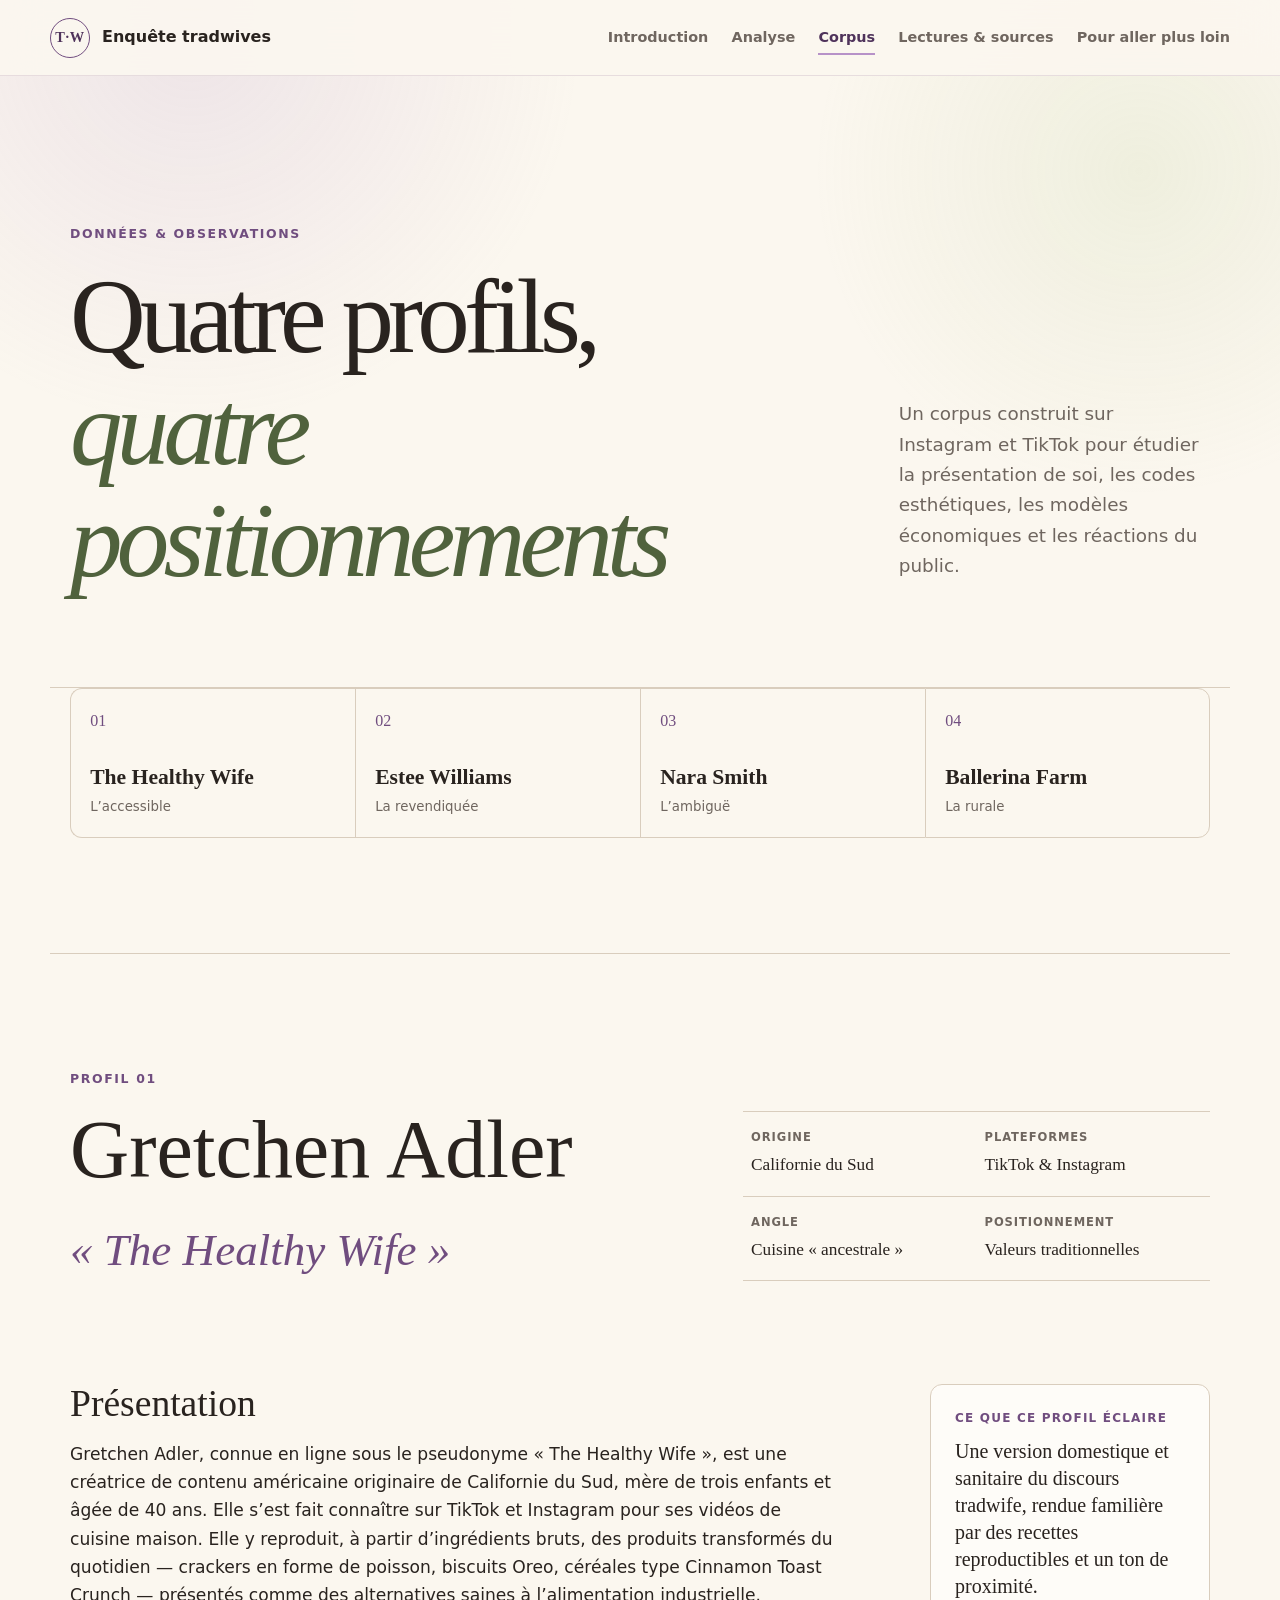
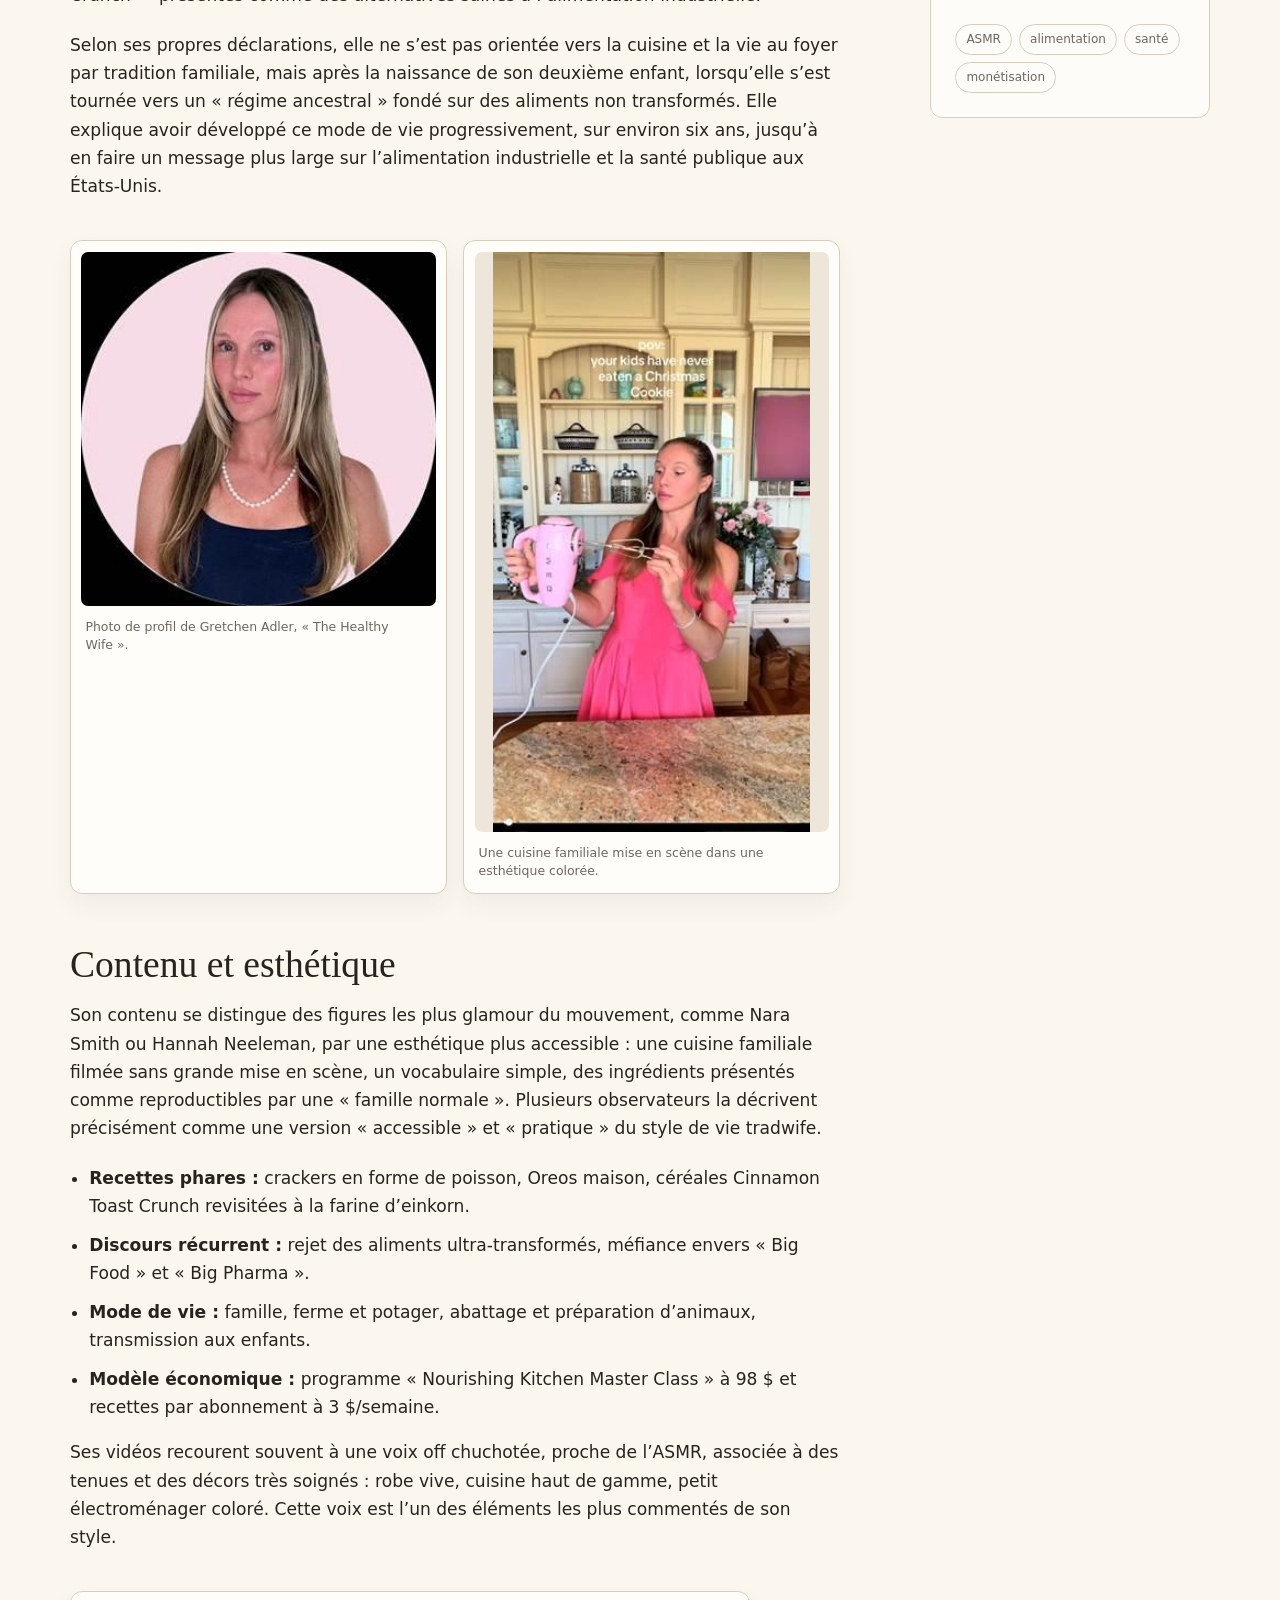
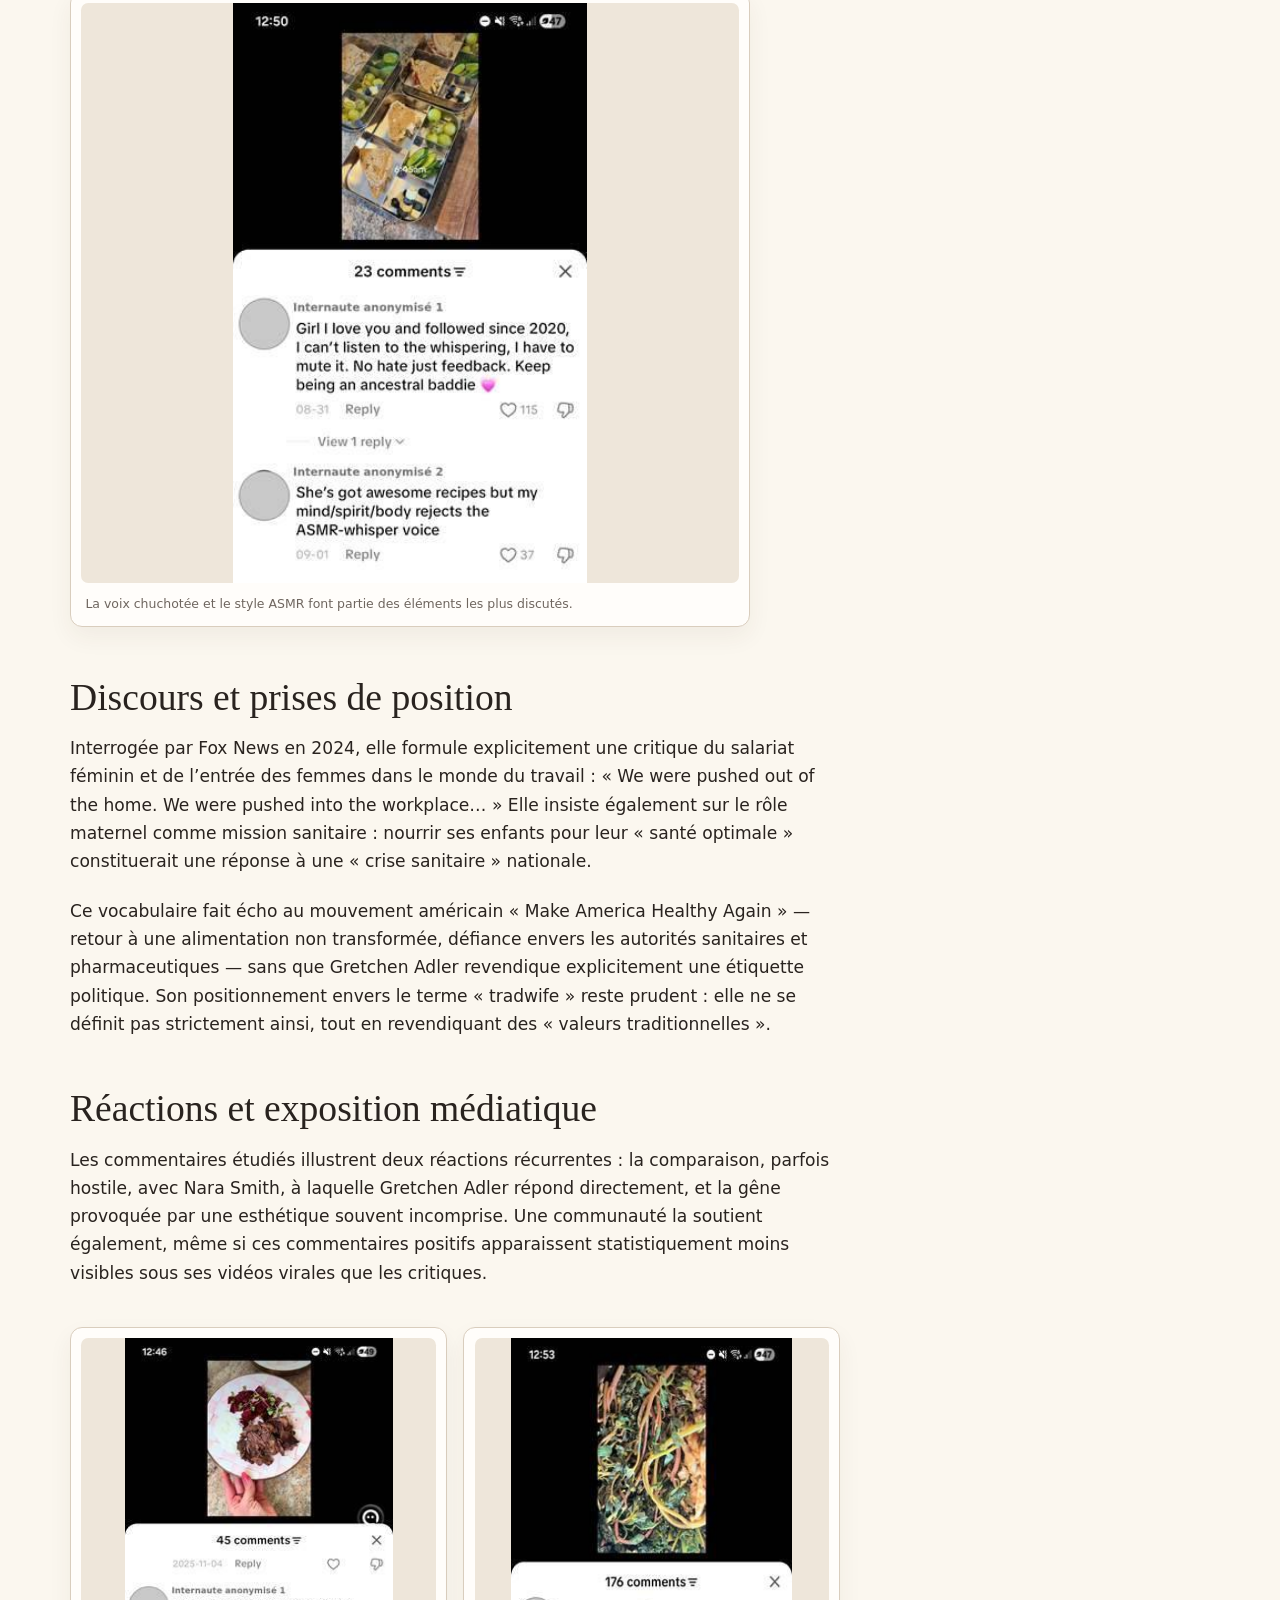
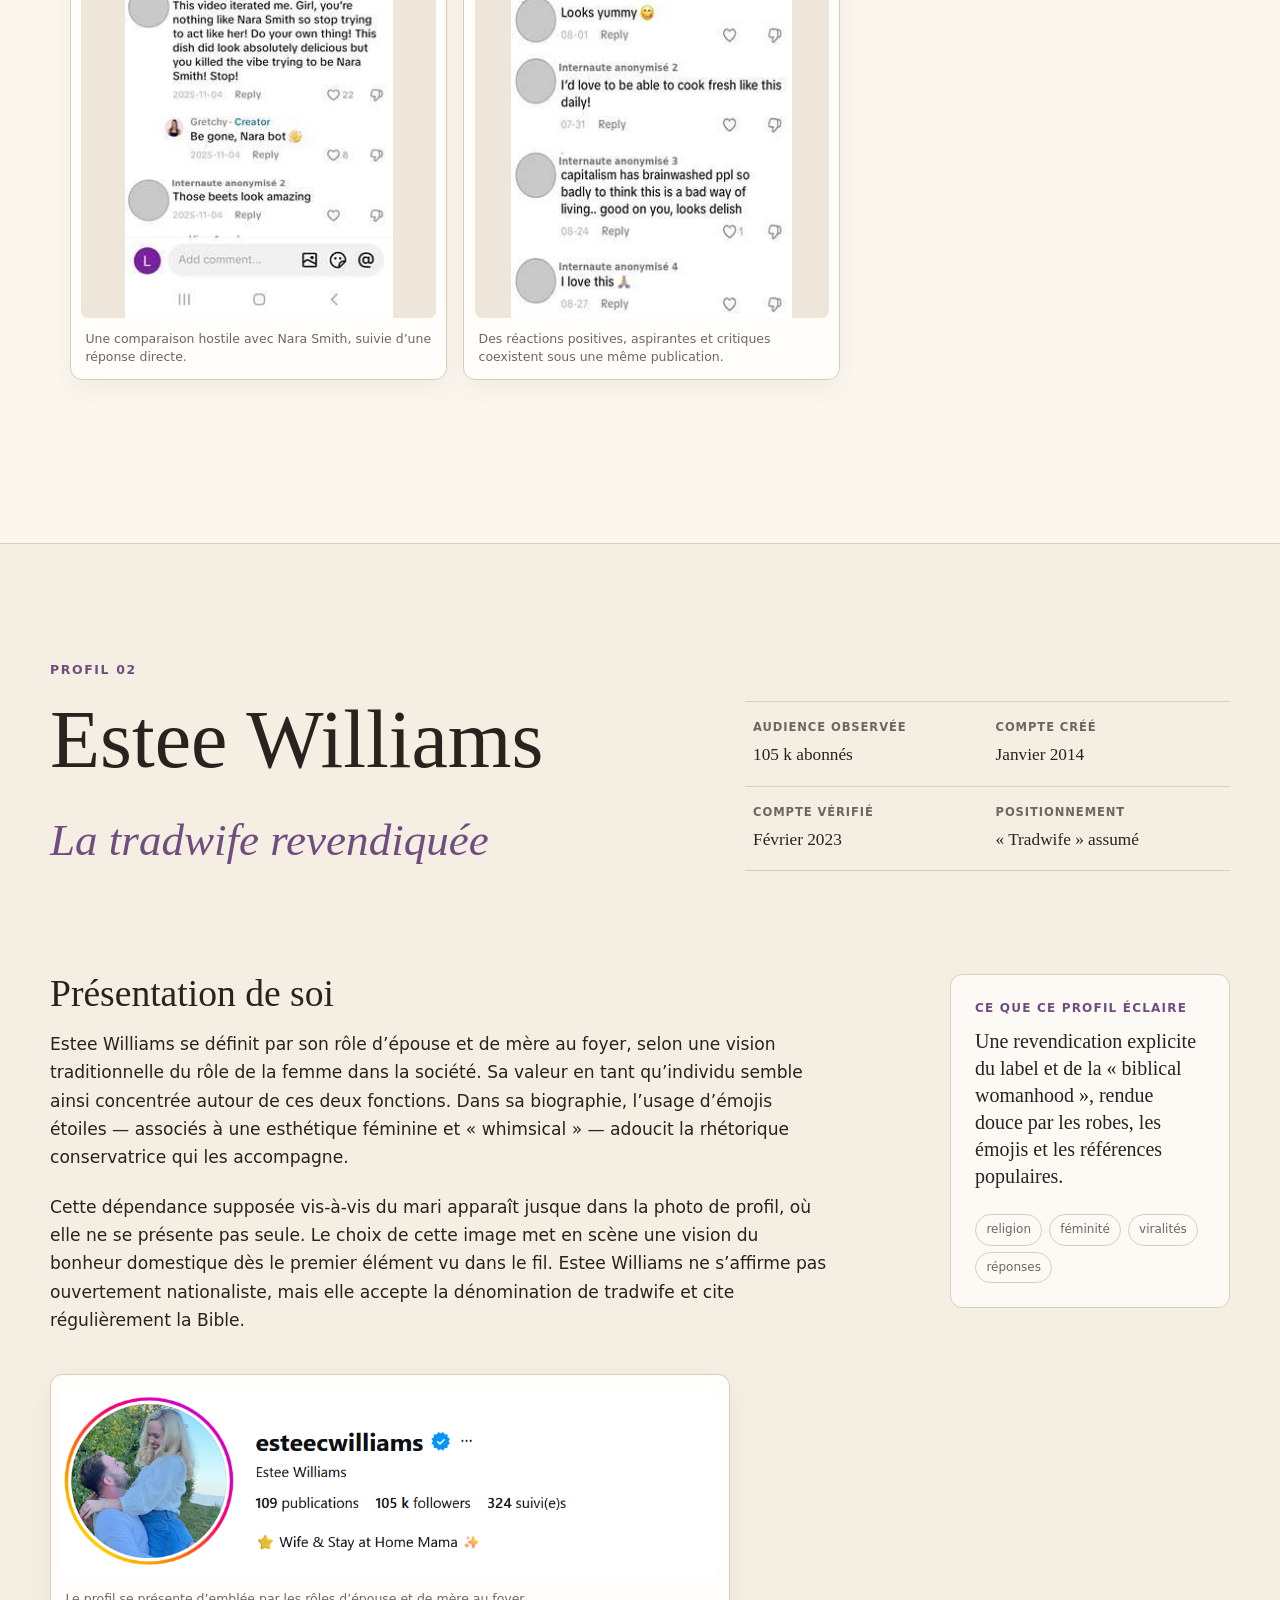
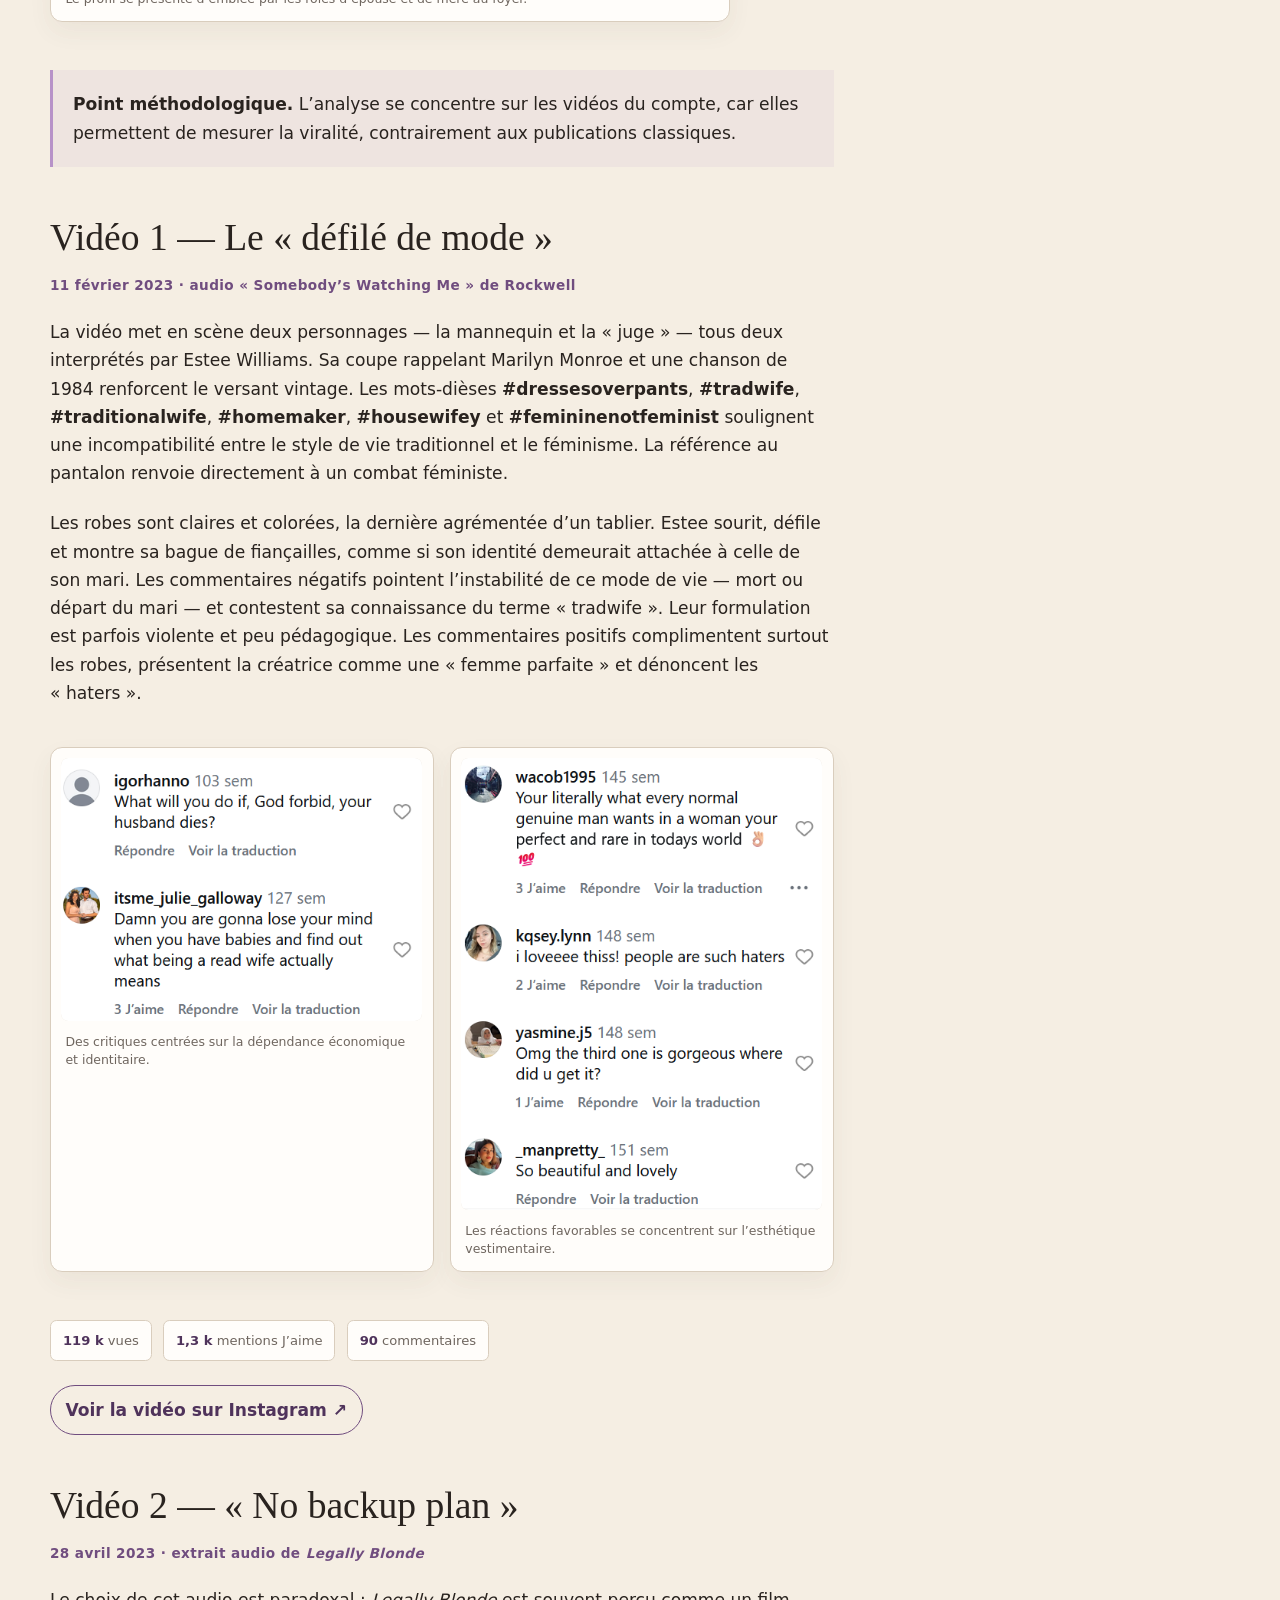
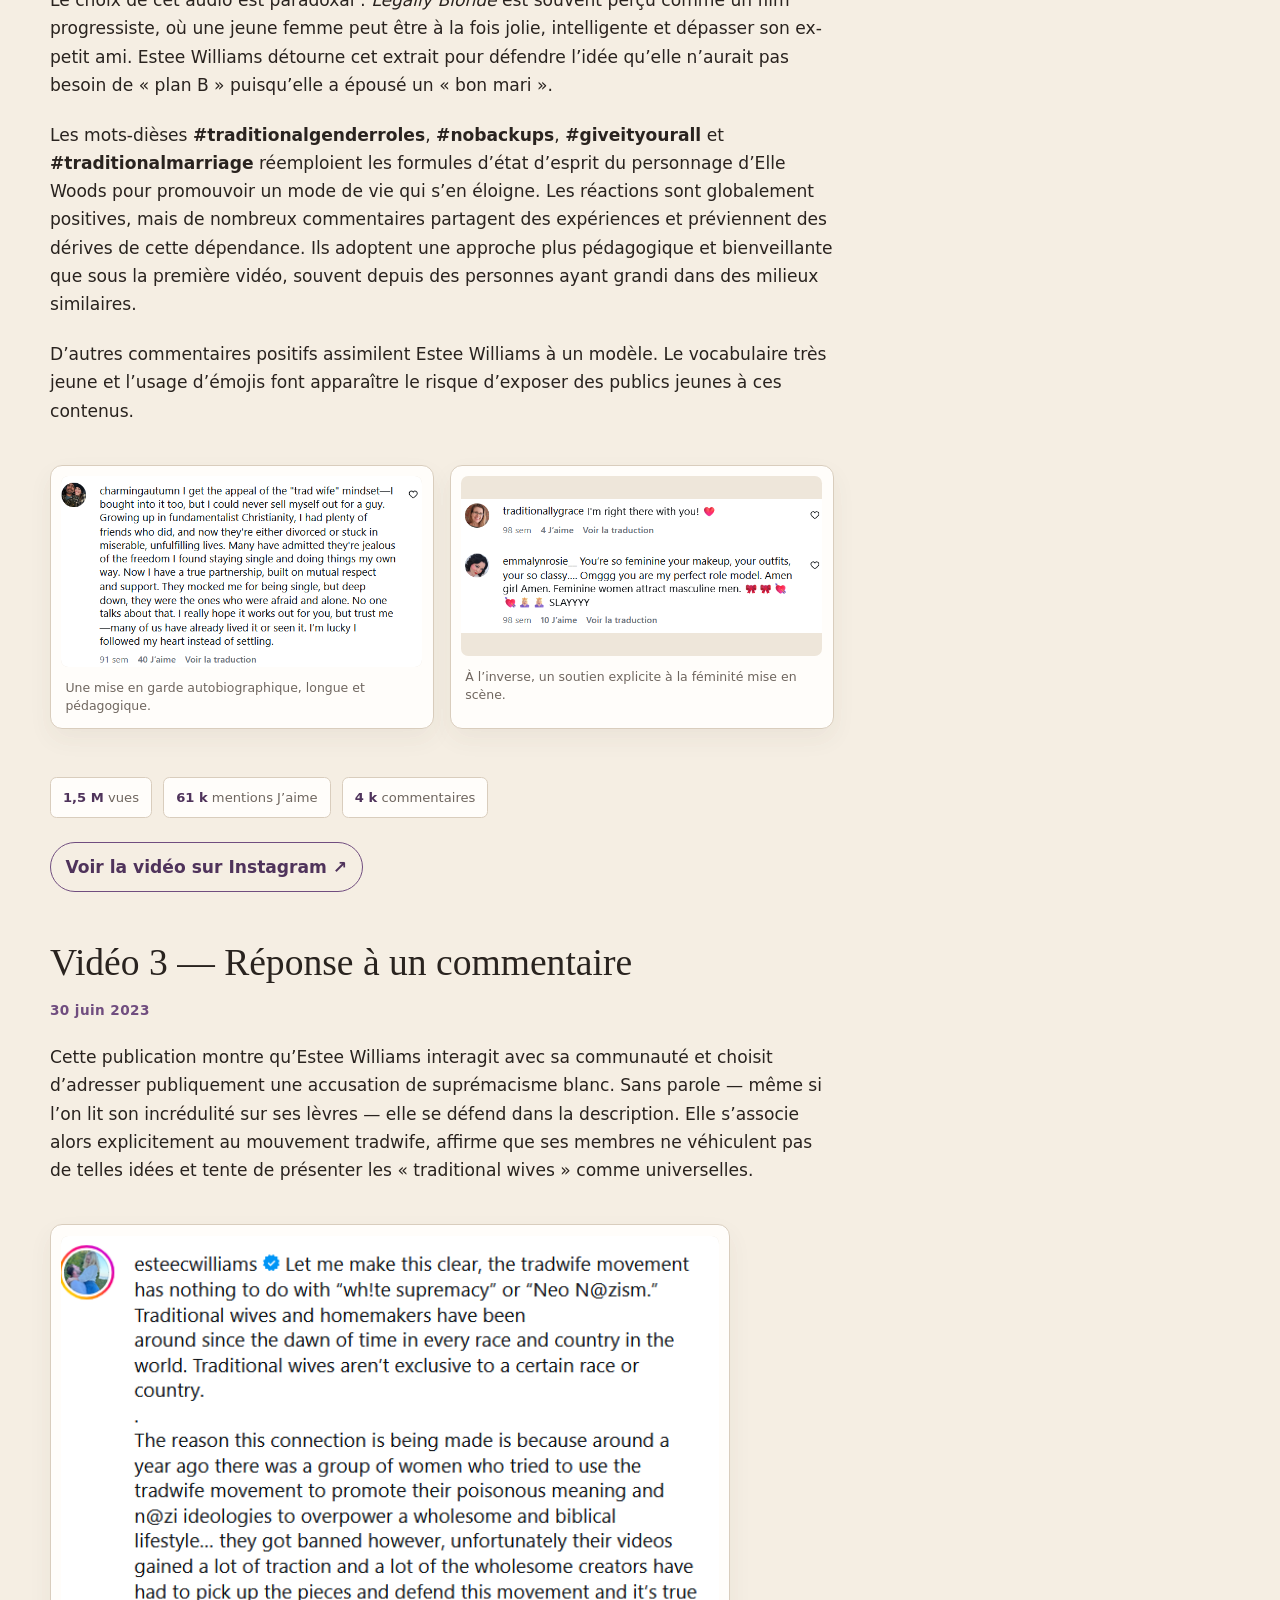
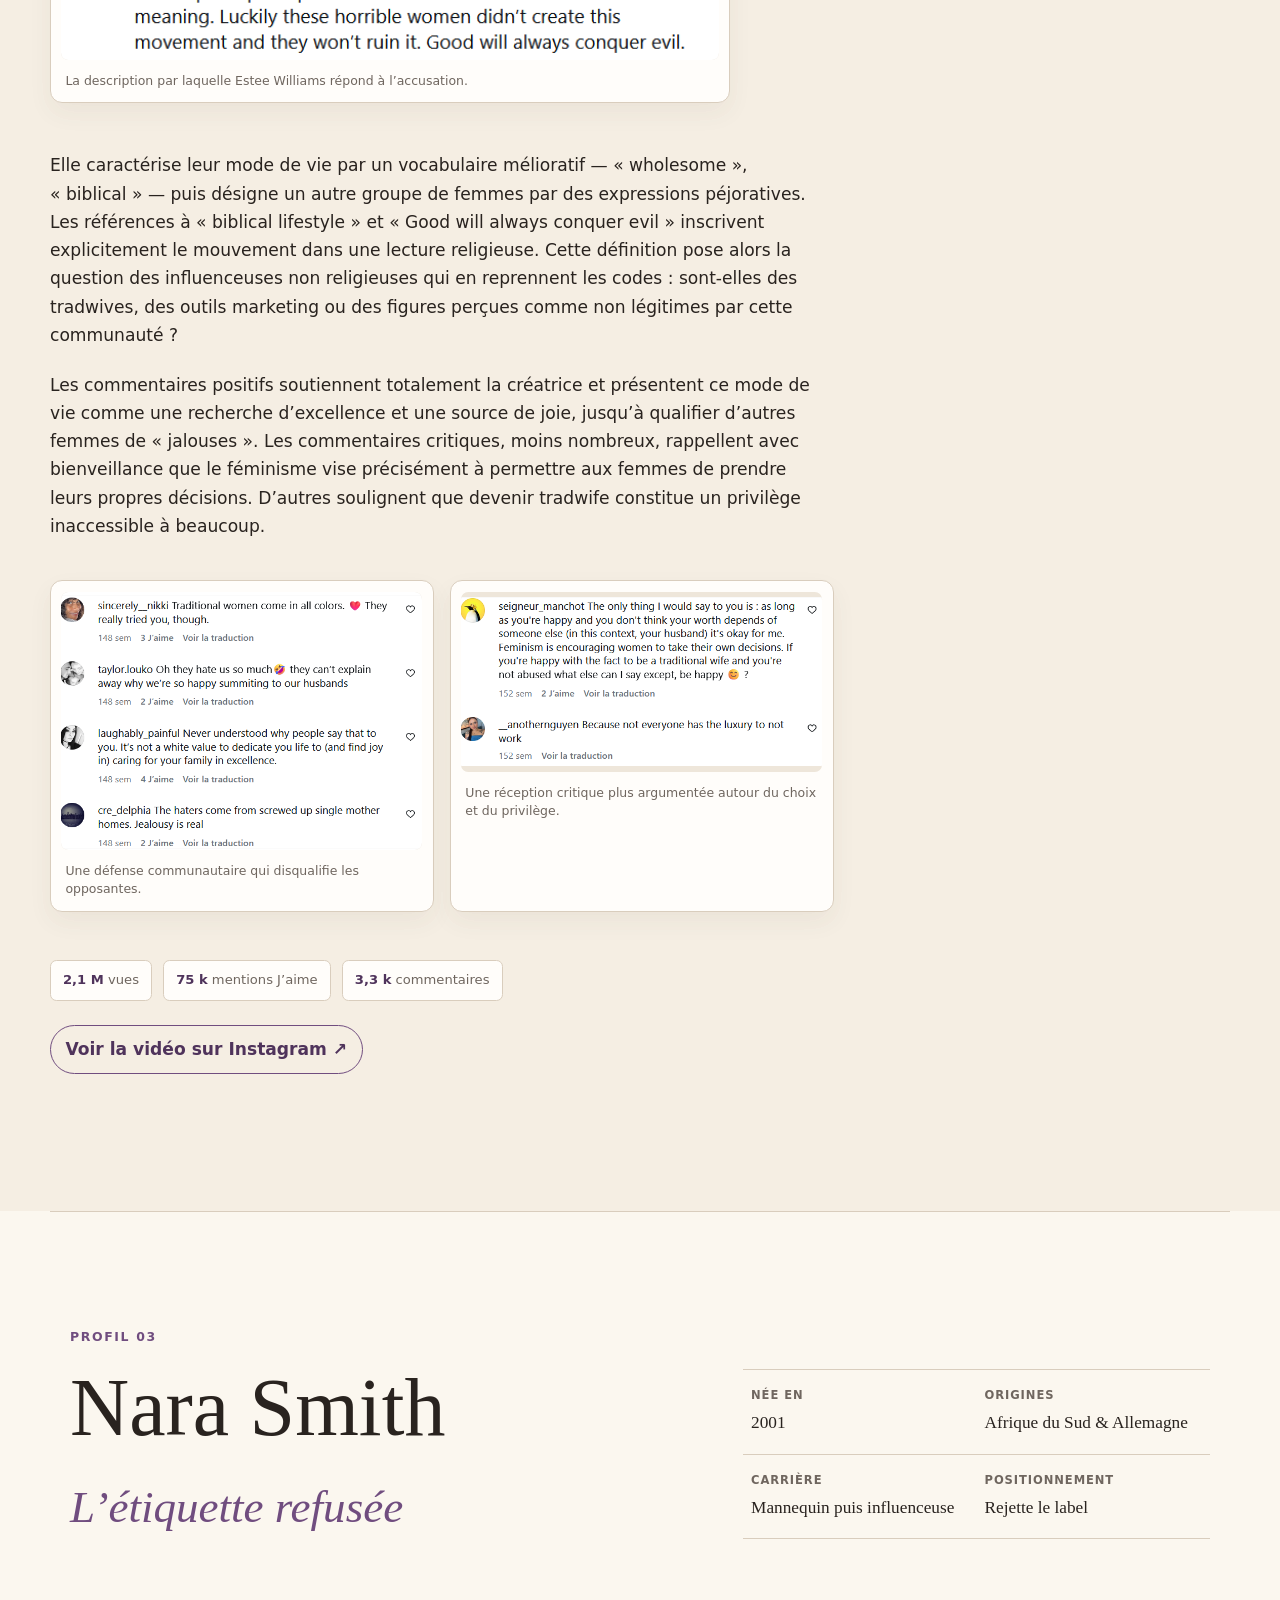
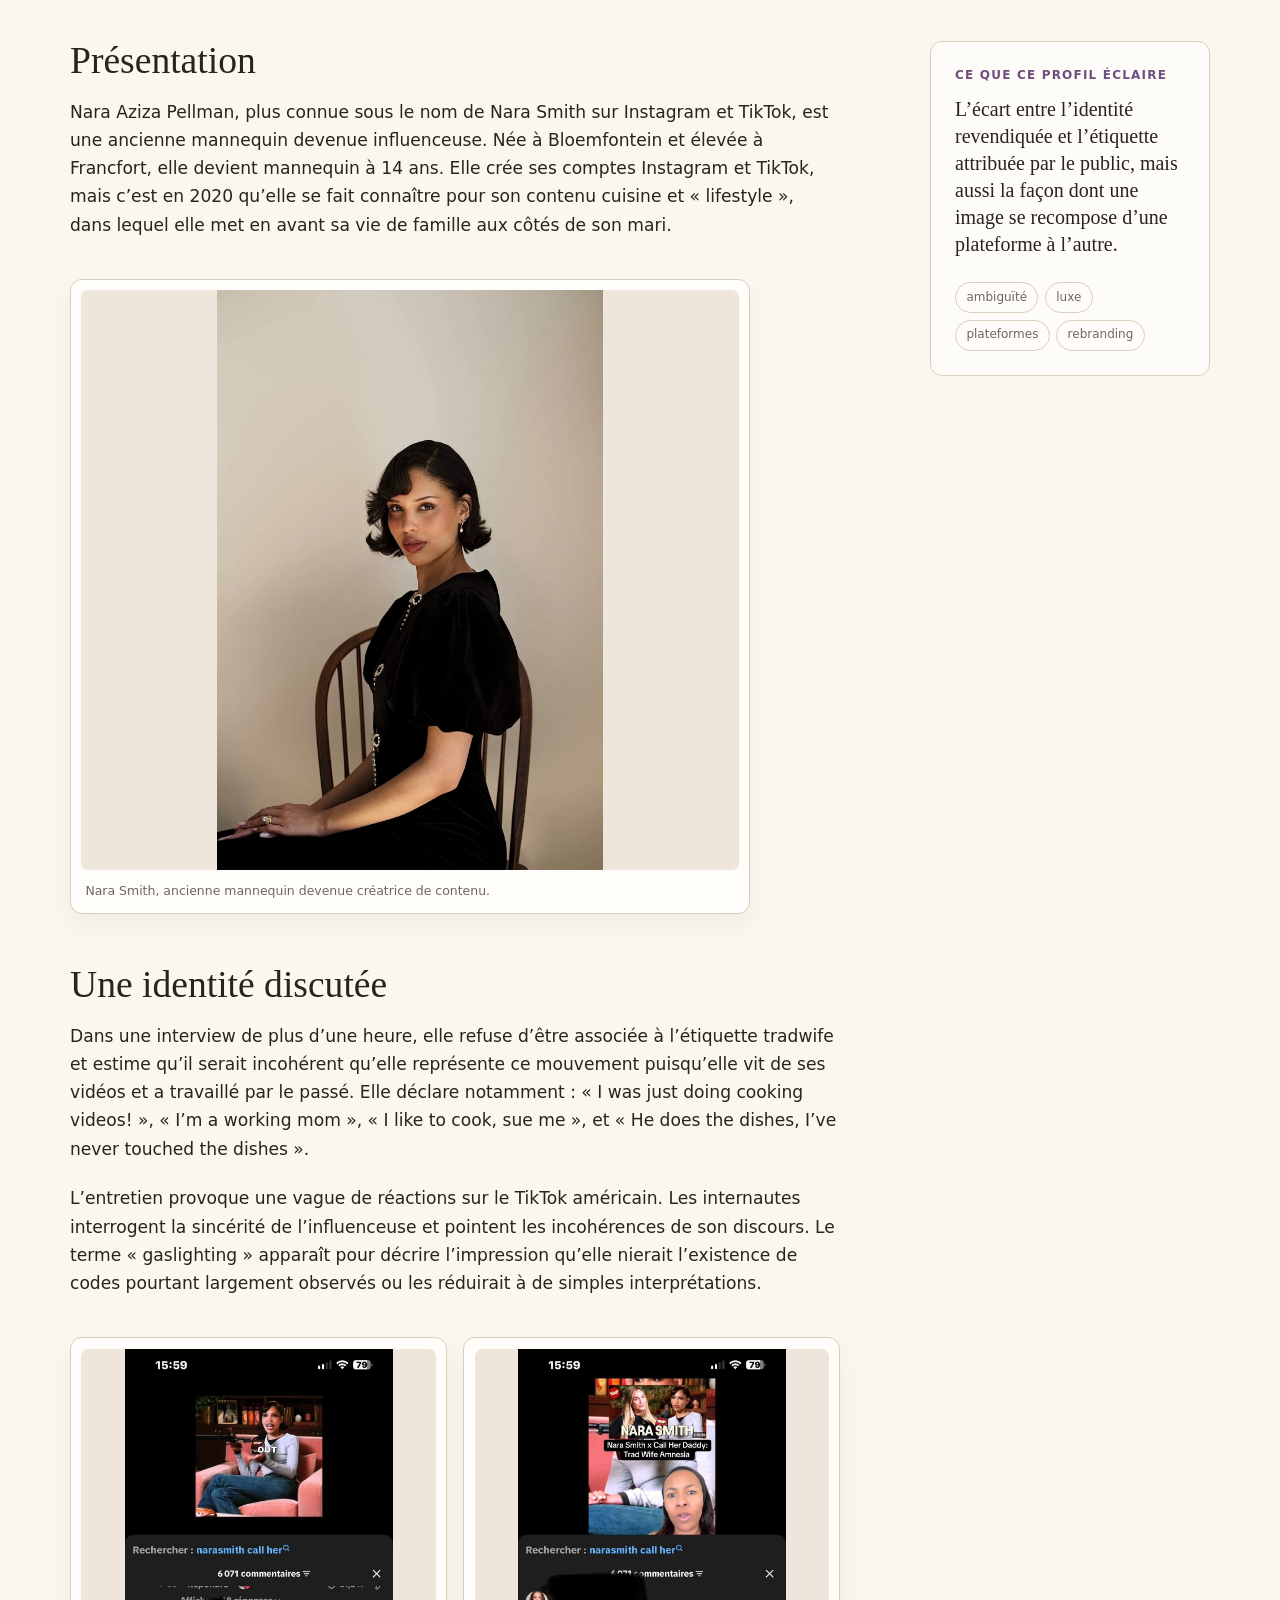
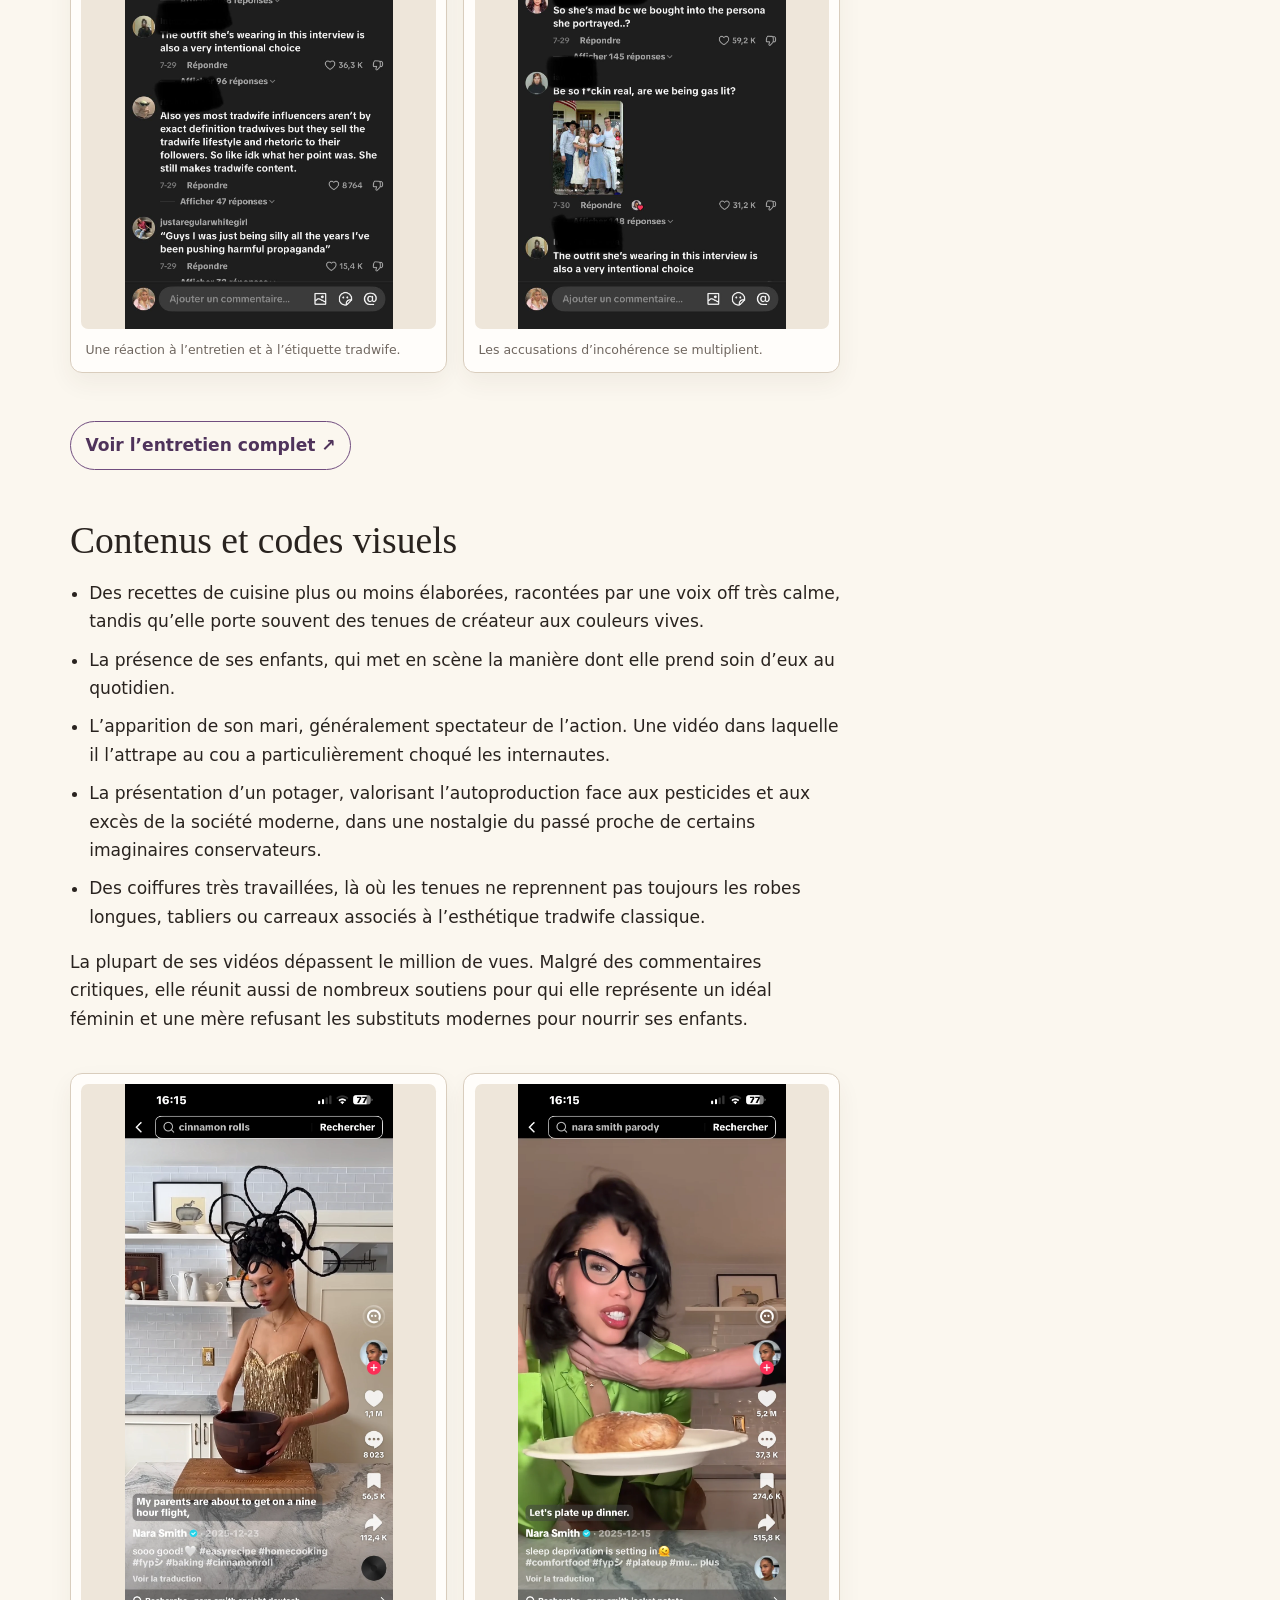
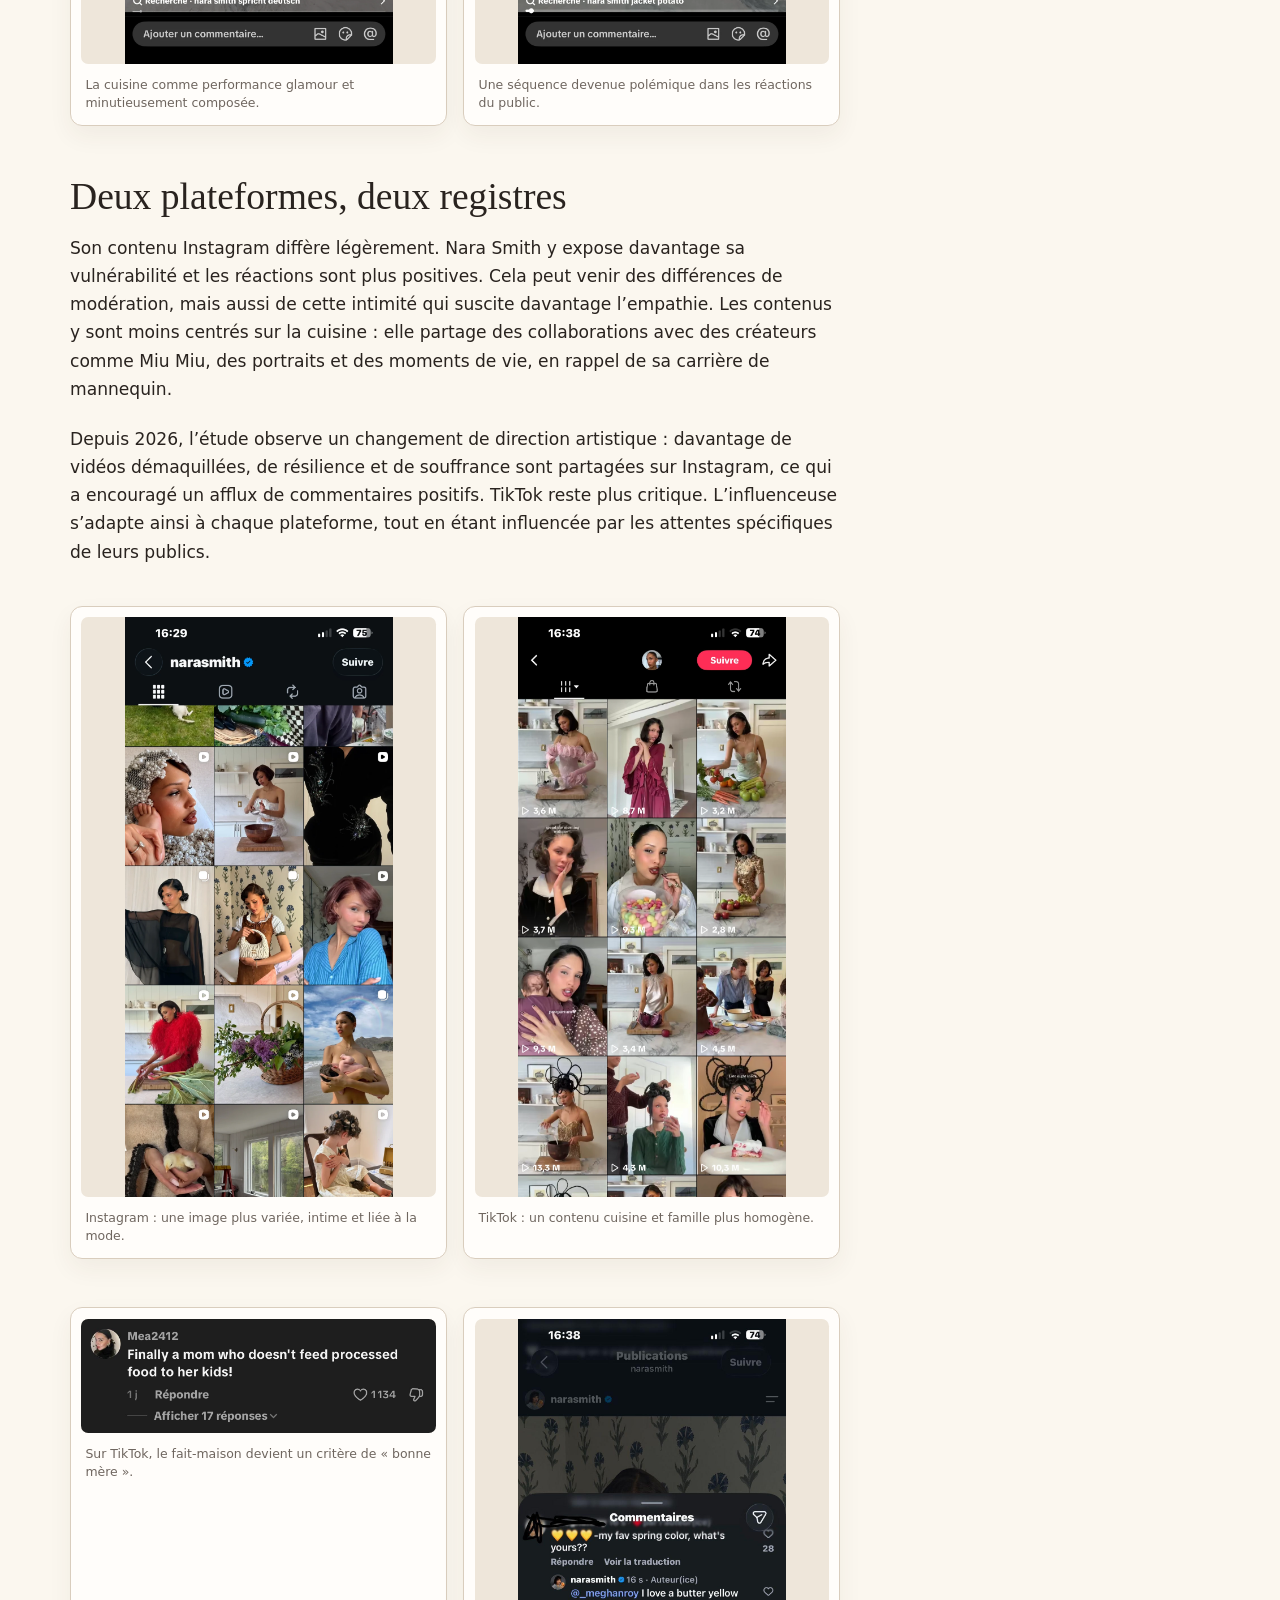
<file: corpus.html>
<!doctype html>
<html lang="fr">
<head>
  <meta charset="utf-8">
  <meta name="viewport" content="width=device-width, initial-scale=1">
  <meta name="description" content="Corpus de l'enquête : The Healthy Wife, Estee Williams, Nara Smith et Ballerina Farm.">
  <title>Corpus — Enquête tradwives</title>
  <link rel="icon" href="assets/favicon.svg" type="image/svg+xml">
  <link rel="stylesheet" href="assets/styles.css">
</head>
<body>
  <a class="skip-link" href="#contenu">Aller au contenu</a>
  <header class="site-header">
    <a class="brand" href="index.html" aria-label="Retour à l'accueil"><span class="brand-mark" aria-hidden="true">T·W</span><span>Enquête tradwives</span></a>
    <button class="nav-toggle" type="button" aria-expanded="false" aria-controls="navigation">Menu</button>
    <nav id="navigation" class="main-nav" aria-label="Navigation principale">
      <a href="index.html">Introduction</a><a href="analyse.html">Analyse</a><a aria-current="page" href="corpus.html">Corpus</a><a href="lectures.html">Lectures & sources</a><a href="pour-aller-plus-loin.html">Pour aller plus loin</a>
    </nav>
  </header>

  <main id="contenu">
    <header class="page-hero page-hero-corpus">
      <div><p class="eyebrow">Données & observations</p><h1>Quatre profils,<br><em>quatre positionnements</em></h1></div>
      <p class="page-intro">Un corpus construit sur Instagram et TikTok pour étudier la présentation de soi, les codes esthétiques, les modèles économiques et les réactions du public.</p>
    </header>

    <nav class="profile-index" aria-label="Accès aux profils">
      <a href="#healthy-wife"><span>01</span><strong>The Healthy Wife</strong><small>L’accessible</small></a>
      <a href="#estee-williams"><span>02</span><strong>Estee Williams</strong><small>La revendiquée</small></a>
      <a href="#nara-smith"><span>03</span><strong>Nara Smith</strong><small>L’ambiguë</small></a>
      <a href="#ballerina-farm"><span>04</span><strong>Ballerina Farm</strong><small>La rurale</small></a>
    </nav>

    <section id="healthy-wife" class="profile-section">
      <header class="profile-header">
        <div><p class="section-kicker">Profil 01</p><h2>Gretchen Adler<br><em>« The Healthy Wife »</em></h2></div>
        <dl class="profile-facts">
          <div><dt>Origine</dt><dd>Californie du Sud</dd></div>
          <div><dt>Plateformes</dt><dd>TikTok & Instagram</dd></div>
          <div><dt>Angle</dt><dd>Cuisine « ancestrale »</dd></div>
          <div><dt>Positionnement</dt><dd>Valeurs traditionnelles</dd></div>
        </dl>
      </header>
      <div class="profile-body">
        <article class="prose article-prose">
          <h3>Présentation</h3>
          <p>Gretchen Adler, connue en ligne sous le pseudonyme «&nbsp;The Healthy Wife&nbsp;», est une créatrice de contenu américaine originaire de Californie du Sud, mère de trois enfants et âgée de 40 ans. Elle s’est fait connaître sur TikTok et Instagram pour ses vidéos de cuisine maison. Elle y reproduit, à partir d’ingrédients bruts, des produits transformés du quotidien — crackers en forme de poisson, biscuits Oreo, céréales type Cinnamon Toast Crunch — présentés comme des alternatives saines à l’alimentation industrielle.</p>
          <p>Selon ses propres déclarations, elle ne s’est pas orientée vers la cuisine et la vie au foyer par tradition familiale, mais après la naissance de son deuxième enfant, lorsqu’elle s’est tournée vers un «&nbsp;régime ancestral&nbsp;» fondé sur des aliments non transformés. Elle explique avoir développé ce mode de vie progressivement, sur environ six ans, jusqu’à en faire un message plus large sur l’alimentation industrielle et la santé publique aux États-Unis.</p>
          <div class="media-grid profile-media">
            <figure class="media-card portrait"><a href="assets/media/page-29-img-01.jpg" data-lightbox><img src="assets/media/page-29-img-01.jpg" alt="Portrait de Gretchen Adler sur un fond rose" loading="lazy"></a><figcaption>Photo de profil de Gretchen Adler, «&nbsp;The Healthy Wife&nbsp;».</figcaption></figure>
            <figure class="media-card portrait"><a href="assets/media/page-15-img-02.jpg" data-lightbox><img src="assets/media/page-15-img-02.jpg" alt="Gretchen Adler en robe rose avec un appareil de cuisine" loading="lazy"></a><figcaption>Une cuisine familiale mise en scène dans une esthétique colorée.</figcaption></figure>
          </div>

          <h3>Contenu et esthétique</h3>
          <p>Son contenu se distingue des figures les plus glamour du mouvement, comme Nara Smith ou Hannah Neeleman, par une esthétique plus accessible&nbsp;: une cuisine familiale filmée sans grande mise en scène, un vocabulaire simple, des ingrédients présentés comme reproductibles par une «&nbsp;famille normale&nbsp;». Plusieurs observateurs la décrivent précisément comme une version «&nbsp;accessible&nbsp;» et «&nbsp;pratique&nbsp;» du style de vie tradwife.</p>
          <ul>
            <li><strong>Recettes phares&nbsp;:</strong> crackers en forme de poisson, Oreos maison, céréales Cinnamon Toast Crunch revisitées à la farine d’einkorn.</li>
            <li><strong>Discours récurrent&nbsp;:</strong> rejet des aliments ultra-transformés, méfiance envers «&nbsp;Big Food&nbsp;» et «&nbsp;Big Pharma&nbsp;».</li>
            <li><strong>Mode de vie&nbsp;:</strong> famille, ferme et potager, abattage et préparation d’animaux, transmission aux enfants.</li>
            <li><strong>Modèle économique&nbsp;:</strong> programme «&nbsp;Nourishing Kitchen Master Class&nbsp;» à 98&nbsp;$ et recettes par abonnement à 3&nbsp;$/semaine.</li>
          </ul>
          <p>Ses vidéos recourent souvent à une voix off chuchotée, proche de l’ASMR, associée à des tenues et des décors très soignés&nbsp;: robe vive, cuisine haut de gamme, petit électroménager coloré. Cette voix est l’un des éléments les plus commentés de son style.</p>
          <div class="media-grid profile-media">
            <figure class="media-card portrait"><a href="assets/media/page-30-img-02.jpg" data-lightbox><img src="assets/media/page-30-img-02.jpg" alt="Capture d’une vidéo de The Healthy Wife et de commentaires critiquant son chuchotement" loading="lazy"></a><figcaption>La voix chuchotée et le style ASMR font partie des éléments les plus discutés.</figcaption></figure>
          </div>

          <h3>Discours et prises de position</h3>
          <p>Interrogée par Fox News en 2024, elle formule explicitement une critique du salariat féminin et de l’entrée des femmes dans le monde du travail&nbsp;: «&nbsp;We were pushed out of the home. We were pushed into the workplace…&nbsp;» Elle insiste également sur le rôle maternel comme mission sanitaire&nbsp;: nourrir ses enfants pour leur «&nbsp;santé optimale&nbsp;» constituerait une réponse à une «&nbsp;crise sanitaire&nbsp;» nationale.</p>
          <p>Ce vocabulaire fait écho au mouvement américain «&nbsp;Make America Healthy Again&nbsp;» — retour à une alimentation non transformée, défiance envers les autorités sanitaires et pharmaceutiques — sans que Gretchen Adler revendique explicitement une étiquette politique. Son positionnement envers le terme «&nbsp;tradwife&nbsp;» reste prudent&nbsp;: elle ne se définit pas strictement ainsi, tout en revendiquant des «&nbsp;valeurs traditionnelles&nbsp;».</p>

          <h3>Réactions et exposition médiatique</h3>
          <p>Les commentaires étudiés illustrent deux réactions récurrentes&nbsp;: la comparaison, parfois hostile, avec Nara Smith, à laquelle Gretchen Adler répond directement, et la gêne provoquée par une esthétique souvent incomprise. Une communauté la soutient également, même si ces commentaires positifs apparaissent statistiquement moins visibles sous ses vidéos virales que les critiques.</p>
          <div class="media-grid profile-media">
            <figure class="media-card portrait"><a href="assets/media/page-31-img-01.jpg" data-lightbox><img src="assets/media/page-31-img-01.jpg" alt="Capture d’une publication de The Healthy Wife avec une comparaison critique à Nara Smith et sa réponse" loading="lazy"></a><figcaption>Une comparaison hostile avec Nara Smith, suivie d’une réponse directe.</figcaption></figure>
            <figure class="media-card portrait"><a href="assets/media/page-31-img-02.jpg" data-lightbox><img src="assets/media/page-31-img-02.jpg" alt="Capture d’une publication de The Healthy Wife avec commentaires positifs et critiques" loading="lazy"></a><figcaption>Des réactions positives, aspirantes et critiques coexistent sous une même publication.</figcaption></figure>
          </div>
        </article>
        <aside class="profile-summary">
          <p class="summary-label">Ce que ce profil éclaire</p>
          <p>Une version domestique et sanitaire du discours tradwife, rendue familière par des recettes reproductibles et un ton de proximité.</p>
          <ul class="tag-list"><li>ASMR</li><li>alimentation</li><li>santé</li><li>monétisation</li></ul>
        </aside>
      </div>
    </section>

    <section id="estee-williams" class="profile-section alt-profile">
      <header class="profile-header">
        <div><p class="section-kicker">Profil 02</p><h2>Estee Williams<br><em>La tradwife revendiquée</em></h2></div>
        <dl class="profile-facts">
          <div><dt>Audience observée</dt><dd>105 k abonnés</dd></div>
          <div><dt>Compte créé</dt><dd>Janvier 2014</dd></div>
          <div><dt>Compte vérifié</dt><dd>Février 2023</dd></div>
          <div><dt>Positionnement</dt><dd>« Tradwife » assumé</dd></div>
        </dl>
      </header>
      <div class="profile-body">
        <article class="prose article-prose">
          <h3>Présentation de soi</h3>
          <p>Estee Williams se définit par son rôle d’épouse et de mère au foyer, selon une vision traditionnelle du rôle de la femme dans la société. Sa valeur en tant qu’individu semble ainsi concentrée autour de ces deux fonctions. Dans sa biographie, l’usage d’émojis étoiles — associés à une esthétique féminine et «&nbsp;whimsical&nbsp;» — adoucit la rhétorique conservatrice qui les accompagne.</p>
          <p>Cette dépendance supposée vis-à-vis du mari apparaît jusque dans la photo de profil, où elle ne se présente pas seule. Le choix de cette image met en scène une vision du bonheur domestique dès le premier élément vu dans le fil. Estee Williams ne s’affirme pas ouvertement nationaliste, mais elle accepte la dénomination de tradwife et cite régulièrement la Bible.</p>
          <div class="media-grid profile-media">
            <figure class="media-card"><a href="assets/media/page-33-img-01.png" data-lightbox><img src="assets/media/page-33-img-01.png" alt="En-tête du compte Instagram d’Estee Williams avec sa photo de couple et sa biographie" loading="lazy"></a><figcaption>Le profil se présente d’emblée par les rôles d’épouse et de mère au foyer.</figcaption></figure>
          </div>
          <p class="method-inline"><strong>Point méthodologique.</strong> L’analyse se concentre sur les vidéos du compte, car elles permettent de mesurer la viralité, contrairement aux publications classiques.</p>

          <h3>Vidéo 1 — Le « défilé de mode »</h3>
          <p class="meta-line">11 février 2023 · audio « Somebody’s Watching Me » de Rockwell</p>
          <p>La vidéo met en scène deux personnages — la mannequin et la «&nbsp;juge&nbsp;» — tous deux interprétés par Estee Williams. Sa coupe rappelant Marilyn Monroe et une chanson de 1984 renforcent le versant vintage. Les mots-dièses <strong>#dressesoverpants</strong>, <strong>#tradwife</strong>, <strong>#traditionalwife</strong>, <strong>#homemaker</strong>, <strong>#housewifey</strong> et <strong>#femininenotfeminist</strong> soulignent une incompatibilité entre le style de vie traditionnel et le féminisme. La référence au pantalon renvoie directement à un combat féministe.</p>
          <p>Les robes sont claires et colorées, la dernière agrémentée d’un tablier. Estee sourit, défile et montre sa bague de fiançailles, comme si son identité demeurait attachée à celle de son mari. Les commentaires négatifs pointent l’instabilité de ce mode de vie — mort ou départ du mari — et contestent sa connaissance du terme «&nbsp;tradwife&nbsp;». Leur formulation est parfois violente et peu pédagogique. Les commentaires positifs complimentent surtout les robes, présentent la créatrice comme une «&nbsp;femme parfaite&nbsp;» et dénoncent les «&nbsp;haters&nbsp;».</p>
          <div class="media-grid profile-media">
            <figure class="media-card"><a href="assets/media/page-34-img-01.png" data-lightbox><img src="assets/media/page-34-img-01.png" alt="Deux commentaires critiques sur la dépendance au mari et la perte d’identité" loading="lazy"></a><figcaption>Des critiques centrées sur la dépendance économique et identitaire.</figcaption></figure>
            <figure class="media-card"><a href="assets/media/page-34-img-02.png" data-lightbox><img src="assets/media/page-34-img-02.png" alt="Commentaires positifs complimentant Estee Williams et ses robes" loading="lazy"></a><figcaption>Les réactions favorables se concentrent sur l’esthétique vestimentaire.</figcaption></figure>
          </div>
          <div class="micro-stats"><span><strong>119 k</strong> vues</span><span><strong>1,3 k</strong> mentions J’aime</span><span><strong>90</strong> commentaires</span></div>
          <p><a class="source-button" href="https://www.instagram.com/reel/Coh_6dFpE7w/" target="_blank" rel="noopener noreferrer">Voir la vidéo sur Instagram ↗</a></p>

          <h3>Vidéo 2 — « No backup plan »</h3>
          <p class="meta-line">28 avril 2023 · extrait audio de <cite>Legally Blonde</cite></p>
          <p>Le choix de cet audio est paradoxal&nbsp;: <cite>Legally Blonde</cite> est souvent perçu comme un film progressiste, où une jeune femme peut être à la fois jolie, intelligente et dépasser son ex-petit ami. Estee Williams détourne cet extrait pour défendre l’idée qu’elle n’aurait pas besoin de «&nbsp;plan B&nbsp;» puisqu’elle a épousé un «&nbsp;bon mari&nbsp;».</p>
          <p>Les mots-dièses <strong>#traditionalgenderroles</strong>, <strong>#nobackups</strong>, <strong>#giveityourall</strong> et <strong>#traditionalmarriage</strong> réemploient les formules d’état d’esprit du personnage d’Elle Woods pour promouvoir un mode de vie qui s’en éloigne. Les réactions sont globalement positives, mais de nombreux commentaires partagent des expériences et préviennent des dérives de cette dépendance. Ils adoptent une approche plus pédagogique et bienveillante que sous la première vidéo, souvent depuis des personnes ayant grandi dans des milieux similaires.</p>
          <p>D’autres commentaires positifs assimilent Estee Williams à un modèle. Le vocabulaire très jeune et l’usage d’émojis font apparaître le risque d’exposer des publics jeunes à ces contenus.</p>
          <div class="media-grid profile-media">
            <figure class="media-card"><a href="assets/media/page-35-img-01.png" data-lightbox><img src="assets/media/page-35-img-01.png" alt="Long commentaire pédagogique d’une personne ayant grandi dans un milieu fondamentaliste chrétien" loading="lazy"></a><figcaption>Une mise en garde autobiographique, longue et pédagogique.</figcaption></figure>
            <figure class="media-card"><a href="assets/media/page-35-img-02.png" data-lightbox><img src="assets/media/page-35-img-02.png" alt="Deux commentaires positifs sur la solidarité, la féminité et les tenues d’Estee Williams" loading="lazy"></a><figcaption>À l’inverse, un soutien explicite à la féminité mise en scène.</figcaption></figure>
          </div>
          <div class="micro-stats"><span><strong>1,5 M</strong> vues</span><span><strong>61 k</strong> mentions J’aime</span><span><strong>4 k</strong> commentaires</span></div>
          <p><a class="source-button" href="https://www.instagram.com/p/CrjnmDMJQBh/" target="_blank" rel="noopener noreferrer">Voir la vidéo sur Instagram ↗</a></p>

          <h3>Vidéo 3 — Réponse à un commentaire</h3>
          <p class="meta-line">30 juin 2023</p>
          <p>Cette publication montre qu’Estee Williams interagit avec sa communauté et choisit d’adresser publiquement une accusation de suprémacisme blanc. Sans parole — même si l’on lit son incrédulité sur ses lèvres — elle se défend dans la description. Elle s’associe alors explicitement au mouvement tradwife, affirme que ses membres ne véhiculent pas de telles idées et tente de présenter les «&nbsp;traditional wives&nbsp;» comme universelles.</p>
          <div class="media-grid profile-media">
            <figure class="media-card"><a href="assets/media/page-13-img-01.png" data-lightbox><img src="assets/media/page-13-img-01.png" alt="Texte d’Estee Williams rejetant l’association entre tradwives, suprématie blanche et néonazisme" loading="lazy"></a><figcaption>La description par laquelle Estee Williams répond à l’accusation.</figcaption></figure>
          </div>
          <p>Elle caractérise leur mode de vie par un vocabulaire mélioratif — «&nbsp;wholesome&nbsp;», «&nbsp;biblical&nbsp;» — puis désigne un autre groupe de femmes par des expressions péjoratives. Les références à «&nbsp;biblical lifestyle&nbsp;» et «&nbsp;Good will always conquer evil&nbsp;» inscrivent explicitement le mouvement dans une lecture religieuse. Cette définition pose alors la question des influenceuses non religieuses qui en reprennent les codes&nbsp;: sont-elles des tradwives, des outils marketing ou des figures perçues comme non légitimes par cette communauté&nbsp;?</p>
          <p>Les commentaires positifs soutiennent totalement la créatrice et présentent ce mode de vie comme une recherche d’excellence et une source de joie, jusqu’à qualifier d’autres femmes de «&nbsp;jalouses&nbsp;». Les commentaires critiques, moins nombreux, rappellent avec bienveillance que le féminisme vise précisément à permettre aux femmes de prendre leurs propres décisions. D’autres soulignent que devenir tradwife constitue un privilège inaccessible à beaucoup.</p>
          <div class="media-grid profile-media">
            <figure class="media-card"><a href="assets/media/page-37-img-01.png" data-lightbox><img src="assets/media/page-37-img-01.png" alt="Commentaires soutenant Estee Williams et accusant les critiques d’être jalouses" loading="lazy"></a><figcaption>Une défense communautaire qui disqualifie les opposantes.</figcaption></figure>
            <figure class="media-card"><a href="assets/media/page-37-img-02.png" data-lightbox><img src="assets/media/page-37-img-02.png" alt="Commentaires féministes et critiques du privilège de pouvoir ne pas travailler" loading="lazy"></a><figcaption>Une réception critique plus argumentée autour du choix et du privilège.</figcaption></figure>
          </div>
          <div class="micro-stats"><span><strong>2,1 M</strong> vues</span><span><strong>75 k</strong> mentions J’aime</span><span><strong>3,3 k</strong> commentaires</span></div>
          <p><a class="source-button" href="https://www.instagram.com/p/CuID56hp-1E/" target="_blank" rel="noopener noreferrer">Voir la vidéo sur Instagram ↗</a></p>
        </article>
        <aside class="profile-summary">
          <p class="summary-label">Ce que ce profil éclaire</p>
          <p>Une revendication explicite du label et de la «&nbsp;biblical womanhood&nbsp;», rendue douce par les robes, les émojis et les références populaires.</p>
          <ul class="tag-list"><li>religion</li><li>féminité</li><li>viralités</li><li>réponses</li></ul>
        </aside>
      </div>
    </section>

    <section id="nara-smith" class="profile-section">
      <header class="profile-header">
        <div><p class="section-kicker">Profil 03</p><h2>Nara Smith<br><em>L’étiquette refusée</em></h2></div>
        <dl class="profile-facts">
          <div><dt>Née en</dt><dd>2001</dd></div>
          <div><dt>Origines</dt><dd>Afrique du Sud & Allemagne</dd></div>
          <div><dt>Carrière</dt><dd>Mannequin puis influenceuse</dd></div>
          <div><dt>Positionnement</dt><dd>Rejette le label</dd></div>
        </dl>
      </header>
      <div class="profile-body">
        <article class="prose article-prose">
          <h3>Présentation</h3>
          <p>Nara Aziza Pellman, plus connue sous le nom de Nara Smith sur Instagram et TikTok, est une ancienne mannequin devenue influenceuse. Née à Bloemfontein et élevée à Francfort, elle devient mannequin à 14 ans. Elle crée ses comptes Instagram et TikTok, mais c’est en 2020 qu’elle se fait connaître pour son contenu cuisine et «&nbsp;lifestyle&nbsp;», dans lequel elle met en avant sa vie de famille aux côtés de son mari.</p>
          <div class="media-grid profile-media">
            <figure class="media-card portrait"><a href="assets/media/page-39-img-01.webp" data-lightbox><img src="assets/media/page-39-img-01.webp" alt="Portrait posé de Nara Smith vêtue de noir" loading="lazy"></a><figcaption>Nara Smith, ancienne mannequin devenue créatrice de contenu.</figcaption></figure>
          </div>

          <h3>Une identité discutée</h3>
          <p>Dans une interview de plus d’une heure, elle refuse d’être associée à l’étiquette tradwife et estime qu’il serait incohérent qu’elle représente ce mouvement puisqu’elle vit de ses vidéos et a travaillé par le passé. Elle déclare notamment&nbsp;: «&nbsp;I was just doing cooking videos!&nbsp;», «&nbsp;I’m a working mom&nbsp;», «&nbsp;I like to cook, sue me&nbsp;», et «&nbsp;He does the dishes, I’ve never touched the dishes&nbsp;».</p>
          <p>L’entretien provoque une vague de réactions sur le TikTok américain. Les internautes interrogent la sincérité de l’influenceuse et pointent les incohérences de son discours. Le terme «&nbsp;gaslighting&nbsp;» apparaît pour décrire l’impression qu’elle nierait l’existence de codes pourtant largement observés ou les réduirait à de simples interprétations.</p>
          <div class="media-grid profile-media">
            <figure class="media-card portrait"><a href="assets/media/page-40-img-01.jpg" data-lightbox><img src="assets/media/page-40-img-01.jpg" alt="Capture TikTok de réactions à l’entretien de Nara Smith" loading="lazy"></a><figcaption>Une réaction à l’entretien et à l’étiquette tradwife.</figcaption></figure>
            <figure class="media-card portrait"><a href="assets/media/page-40-img-02.jpg" data-lightbox><img src="assets/media/page-40-img-02.jpg" alt="Deuxième capture TikTok de réactions à l’entretien de Nara Smith" loading="lazy"></a><figcaption>Les accusations d’incohérence se multiplient.</figcaption></figure>
          </div>
          <p><a class="source-button" href="https://www.youtube.com/watch?v=pjHzLMfsf3w" target="_blank" rel="noopener noreferrer">Voir l’entretien complet ↗</a></p>

          <h3>Contenus et codes visuels</h3>
          <ul>
            <li>Des recettes de cuisine plus ou moins élaborées, racontées par une voix off très calme, tandis qu’elle porte souvent des tenues de créateur aux couleurs vives.</li>
            <li>La présence de ses enfants, qui met en scène la manière dont elle prend soin d’eux au quotidien.</li>
            <li>L’apparition de son mari, généralement spectateur de l’action. Une vidéo dans laquelle il l’attrape au cou a particulièrement choqué les internautes.</li>
            <li>La présentation d’un potager, valorisant l’autoproduction face aux pesticides et aux excès de la société moderne, dans une nostalgie du passé proche de certains imaginaires conservateurs.</li>
            <li>Des coiffures très travaillées, là où les tenues ne reprennent pas toujours les robes longues, tabliers ou carreaux associés à l’esthétique tradwife classique.</li>
          </ul>
          <p>La plupart de ses vidéos dépassent le million de vues. Malgré des commentaires critiques, elle réunit aussi de nombreux soutiens pour qui elle représente un idéal féminin et une mère refusant les substituts modernes pour nourrir ses enfants.</p>
          <div class="media-grid profile-media">
            <figure class="media-card portrait"><a href="assets/media/page-15-img-01.webp" data-lightbox><img src="assets/media/page-15-img-01.webp" alt="Nara Smith cuisinant dans une tenue dorée" loading="lazy"></a><figcaption>La cuisine comme performance glamour et minutieusement composée.</figcaption></figure>
            <figure class="media-card portrait"><a href="assets/media/page-18-img-02.webp" data-lightbox><img src="assets/media/page-18-img-02.webp" alt="Nara Smith en vert dans une vidéo où une main est posée sur son cou" loading="lazy"></a><figcaption>Une séquence devenue polémique dans les réactions du public.</figcaption></figure>
          </div>

          <h3>Deux plateformes, deux registres</h3>
          <p>Son contenu Instagram diffère légèrement. Nara Smith y expose davantage sa vulnérabilité et les réactions sont plus positives. Cela peut venir des différences de modération, mais aussi de cette intimité qui suscite davantage l’empathie. Les contenus y sont moins centrés sur la cuisine&nbsp;: elle partage des collaborations avec des créateurs comme Miu Miu, des portraits et des moments de vie, en rappel de sa carrière de mannequin.</p>
          <p>Depuis 2026, l’étude observe un changement de direction artistique&nbsp;: davantage de vidéos démaquillées, de résilience et de souffrance sont partagées sur Instagram, ce qui a encouragé un afflux de commentaires positifs. TikTok reste plus critique. L’influenceuse s’adapte ainsi à chaque plateforme, tout en étant influencée par les attentes spécifiques de leurs publics.</p>
          <div class="media-grid profile-media">
            <figure class="media-card portrait"><a href="assets/media/page-41-img-01.webp" data-lightbox><img src="assets/media/page-41-img-01.webp" alt="Grille Instagram de Nara Smith mêlant mode, famille et moments de vie" loading="lazy"></a><figcaption>Instagram&nbsp;: une image plus variée, intime et liée à la mode.</figcaption></figure>
            <figure class="media-card portrait"><a href="assets/media/page-42-img-01.webp" data-lightbox><img src="assets/media/page-42-img-01.webp" alt="Grille TikTok de Nara Smith centrée sur la cuisine et la famille" loading="lazy"></a><figcaption>TikTok&nbsp;: un contenu cuisine et famille plus homogène.</figcaption></figure>
          </div>
          <div class="media-grid profile-media">
            <figure class="media-card compact"><a href="assets/media/page-13-img-02.jpg" data-lightbox><img src="assets/media/page-13-img-02.jpg" alt="Commentaire TikTok valorisant le fait maison au détriment des autres mères" loading="lazy"></a><figcaption>Sur TikTok, le fait-maison devient un critère de «&nbsp;bonne mère&nbsp;».</figcaption></figure>
            <figure class="media-card portrait"><a href="assets/media/page-42-img-03.jpg" data-lightbox><img src="assets/media/page-42-img-03.jpg" alt="Capture de commentaires Instagram positifs sous une publication de Nara Smith" loading="lazy"></a><figcaption>Sur Instagram, les commentaires observés sont plus affectifs et positifs.</figcaption></figure>
          </div>

          <h3>Public et positionnement politique</h3>
          <p>Son public semble surtout féminin et composé de jeunes mères. Sur TikTok, les commentaires positifs la présentent souvent comme la femme parfaite et traditionnelle, sans qu’elle les contredise. Sur Instagram, l’audience paraît plus variée et inclut des influenceuses jeunes mères qui ne se présentent pas nécessairement comme tradwives.</p>
          <p>Certains interprètent son entretien et son changement d’image sur Instagram comme une stratégie pour sortir d’une sphère tradwife moins valorisée par les marques. Ses opinions politiques ne sont jamais exposées explicitement. Hormis son rejet du label, elle ne traite pas de politique, y compris pendant les élections présidentielles. La présence d’un drapeau américain ou la valorisation de la famille ont parfois été rapprochées de valeurs conservatrices, mais rien de cela n’a été confirmé par l’intéressée.</p>
        </article>
        <aside class="profile-summary">
          <p class="summary-label">Ce que ce profil éclaire</p>
          <p>L’écart entre l’identité revendiquée et l’étiquette attribuée par le public, mais aussi la façon dont une image se recompose d’une plateforme à l’autre.</p>
          <ul class="tag-list"><li>ambiguïté</li><li>luxe</li><li>plateformes</li><li>rebranding</li></ul>
        </aside>
      </div>
    </section>

    <section id="ballerina-farm" class="profile-section alt-profile">
      <header class="profile-header">
        <div><p class="section-kicker">Profil 04</p><h2>Ballerina Farm<br><em>Le rural idéalisé</em></h2></div>
        <dl class="profile-facts">
          <div><dt>Nom</dt><dd>Hannah Neeleman</dd></div>
          <div><dt>Audience observée</dt><dd>≈ 10 M par plateforme</dd></div>
          <div><dt>Lieu</dt><dd>Ferme dans l’Utah</dd></div>
          <div><dt>Positionnement</dt><dd>Ne revendique pas le label</dd></div>
        </dl>
      </header>
      <div class="profile-body">
        <article class="prose article-prose">
          <h3>Présentation générale</h3>
          <p>Ballerina Farm est le nom de la ferme de Hannah Neeleman, située dans l’Utah, et celui de ses comptes en ligne. Elle compte environ dix millions d’abonnés sur Instagram et presque autant sur TikTok. Sans s’identifier au label tradwife, elle publie des contenus qui en reprennent l’esthétique et les thèmes&nbsp;: enfants, cuisine et ferme.</p>
          <p>C’est aussi une femme d’affaires. Elle achète en 2018 une ferme de 328 hectares pour vendre de la viande, du miel, des plantes et d’autres produits agricoles sur un site dédié. Elle emploie trois travailleurs à temps plein, exporte 90&nbsp;% de ses produits hors de l’Utah et développe la marque «&nbsp;Ballerina Farm Brand&nbsp;». Une controverse porte sur la production de lait cru et le respect des normes sanitaires.</p>
          <p>Son mari dirige une entreprise fondée par son père. Le couple, mormon, a neuf enfants et déclare employer un assistant personnel pour la famille, un professeur particulier et occasionnellement une baby-sitter. La famille peut ainsi être comprise comme une troisième entreprise domestique.</p>
          <div class="media-grid profile-media">
            <figure class="media-card"><a href="assets/media/page-45-img-01.png" data-lightbox><img src="assets/media/page-45-img-01.png" alt="En-tête du profil Instagram Ballerina Farm avec sa bio et son audience" loading="lazy"></a><figcaption>Le profil relie directement la famille, l’agriculture, le mari et la marque.</figcaption></figure>
          </div>

          <h3>Contenus sur les réseaux</h3>
          <p>Trois thèmes reviennent principalement&nbsp;: la cuisine, la famille et la ferme. La description du compte met en valeur les neuf enfants, le compte Instagram du mari et celui de la boutique. Ces espaces publient ensemble et se mentionnent mutuellement. Les thèmes se recoupent lorsque Hannah Neeleman cuisine avec ses enfants ou rassemble à la ferme les ingrédients d’une recette.</p>
          <p>L’esthétique générale est celle d’un monde rural idéalisé, proche du cottagecore&nbsp;: la nature, les produits frais et la lumière du soleil donnent une impression de proximité immédiate avec la terre. Cette proximité est pourtant construite par des robes impeccables, un intérieur parfaitement entretenu et des produits standardisés. Fruits ronds et colorés, absence de taches de boue, ciel presque toujours dégagé&nbsp;: tout est soigneusement mis en scène pour fabriquer cette esthétique paradoxale.</p>
          <p>Son mari et leurs neuf enfants apparaissent régulièrement. Côté son, la créatrice emploie peu de musique. Les bruits d’ustensiles et de plats sont montés comme un ASMR agréable, alors qu’ils ne le seraient pas naturellement.</p>
          <div class="media-grid profile-media">
            <figure class="media-card"><a href="assets/media/page-46-img-01.webp" data-lightbox><img src="assets/media/page-46-img-01.webp" alt="Grille de publications Ballerina Farm montrant ferme, cuisine, commerce et mari" loading="lazy"></a><figcaption>La ferme, la cuisine, la famille et le commerce se répondent dans une même grille.</figcaption></figure>
          </div>

          <h3>Une politique en creux</h3>
          <p>Aucun de ses posts ou entretiens ne promeut directement des idées politiques. L’esthétique cottagecore, la famille très traditionnelle et l’appartenance au mormonisme peuvent cependant fonctionner comme un signal codé&nbsp;: une partie du public n’y voit qu’une influenceuse de cuisine, tandis qu’un autre public reconnaît un idéal conservateur de femme au foyer, de famille nombreuse et de retour à la ferme.</p>

          <h3>Communauté et commentaires</h3>
          <p>De nombreux internautes commentent dans d’autres langues que l’anglais, parfois sous une même publication, ce qui témoigne d’une diffusion internationale. Environ 90&nbsp;% des commentaires observés portent positivement sur l’esthétique&nbsp;: les vêtements, le plat ou la nature environnante. La question reste alors ouverte&nbsp;: cette esthétique sert-elle d’abord à mieux vendre ou à banaliser des idées politiques polémiques&nbsp;?</p>
          <div class="media-grid profile-media">
            <figure class="media-card"><a href="assets/media/page-47-img-01.png" data-lightbox><img src="assets/media/page-47-img-01.png" alt="Commentaires en plusieurs langues sous une publication de Ballerina Farm" loading="lazy"></a><figcaption>Une même publication rassemble des réactions dans plusieurs langues.</figcaption></figure>
            <figure class="media-card"><a href="assets/media/page-16-img-02.png" data-lightbox><img src="assets/media/page-16-img-02.png" alt="Commentaires positifs sur l’esthétique, les fleurs et la cuisine de Ballerina Farm" loading="lazy"></a><figcaption>La très grande majorité des commentaires observés valorise l’esthétique.</figcaption></figure>
          </div>
          <p>Certains commentaires portent sur les enfants et la fertilité de Ballerina Farm, avec des injonctions à la natalité alors même qu’elle a déjà neuf enfants. Elle peut ainsi être objectifiée par les membres de sa propre communauté, révélant la misogynie présente dans certains milieux conservateurs. Ces réactions rendent visibles les idées politiques et les codes sociaux que ses vidéos contribuent à normaliser.</p>
          <div class="media-grid three-up profile-media">
            <figure class="media-card compact"><a href="assets/media/page-48-img-01.png" data-lightbox><img src="assets/media/page-48-img-01.png" alt="Commentaire demandant si Ballerina Farm est à nouveau enceinte" loading="lazy"></a><figcaption>La grossesse comme attente communautaire.</figcaption></figure>
            <figure class="media-card compact"><a href="assets/media/page-13-img-04.png" data-lightbox><img src="assets/media/page-13-img-04.png" alt="Commentaire demandant à Ballerina Farm d’avoir davantage d’enfants" loading="lazy"></a><figcaption>Une injonction directe à «&nbsp;faire plus de bébés&nbsp;».</figcaption></figure>
            <figure class="media-card compact"><a href="assets/media/page-48-img-03.png" data-lightbox><img src="assets/media/page-48-img-03.png" alt="Deux commentaires critiques sur l’esthétique paysanne privilégiée et les injonctions natalistes" loading="lazy"></a><figcaption>De rares critiques soulignent le privilège et le natalisme.</figcaption></figure>
          </div>
          <p>Les commentaires critiques ou sarcastiques soulignent le paradoxe du cottagecore et l’inaccessibilité matérielle de ce rôle pour la majorité. Ils sont difficiles à trouver, souvent masqués par les réactions positives, et s’expriment fréquemment de manière violente. Cela suggère soit une communauté déjà largement acquise à ce mode de vie, soit une modération importante des commentaires négatifs.</p>
        </article>
        <aside class="profile-summary">
          <p class="summary-label">Ce que ce profil éclaire</p>
          <p>La transformation d’une ferme, d’une famille et d’un imaginaire rural en un écosystème de marque international.</p>
          <ul class="tag-list"><li>cottagecore</li><li>mormonisme</li><li>famille</li><li>marque</li></ul>
        </aside>
      </div>
    </section>

    <nav class="next-page" aria-label="Page suivante">
      <span>Pour comprendre les appuis théoriques</span>
      <a href="lectures.html"><strong>Explorer les lectures & sources</strong><span aria-hidden="true">→</span></a>
    </nav>
  </main>

  <footer class="site-footer"><p>Les commentaires reproduits dans l’étude ont été anonymisés.</p><a href="#contenu">Haut de page ↑</a></footer>
  <script src="assets/site.js" defer></script>
</body>
</html>
</file>
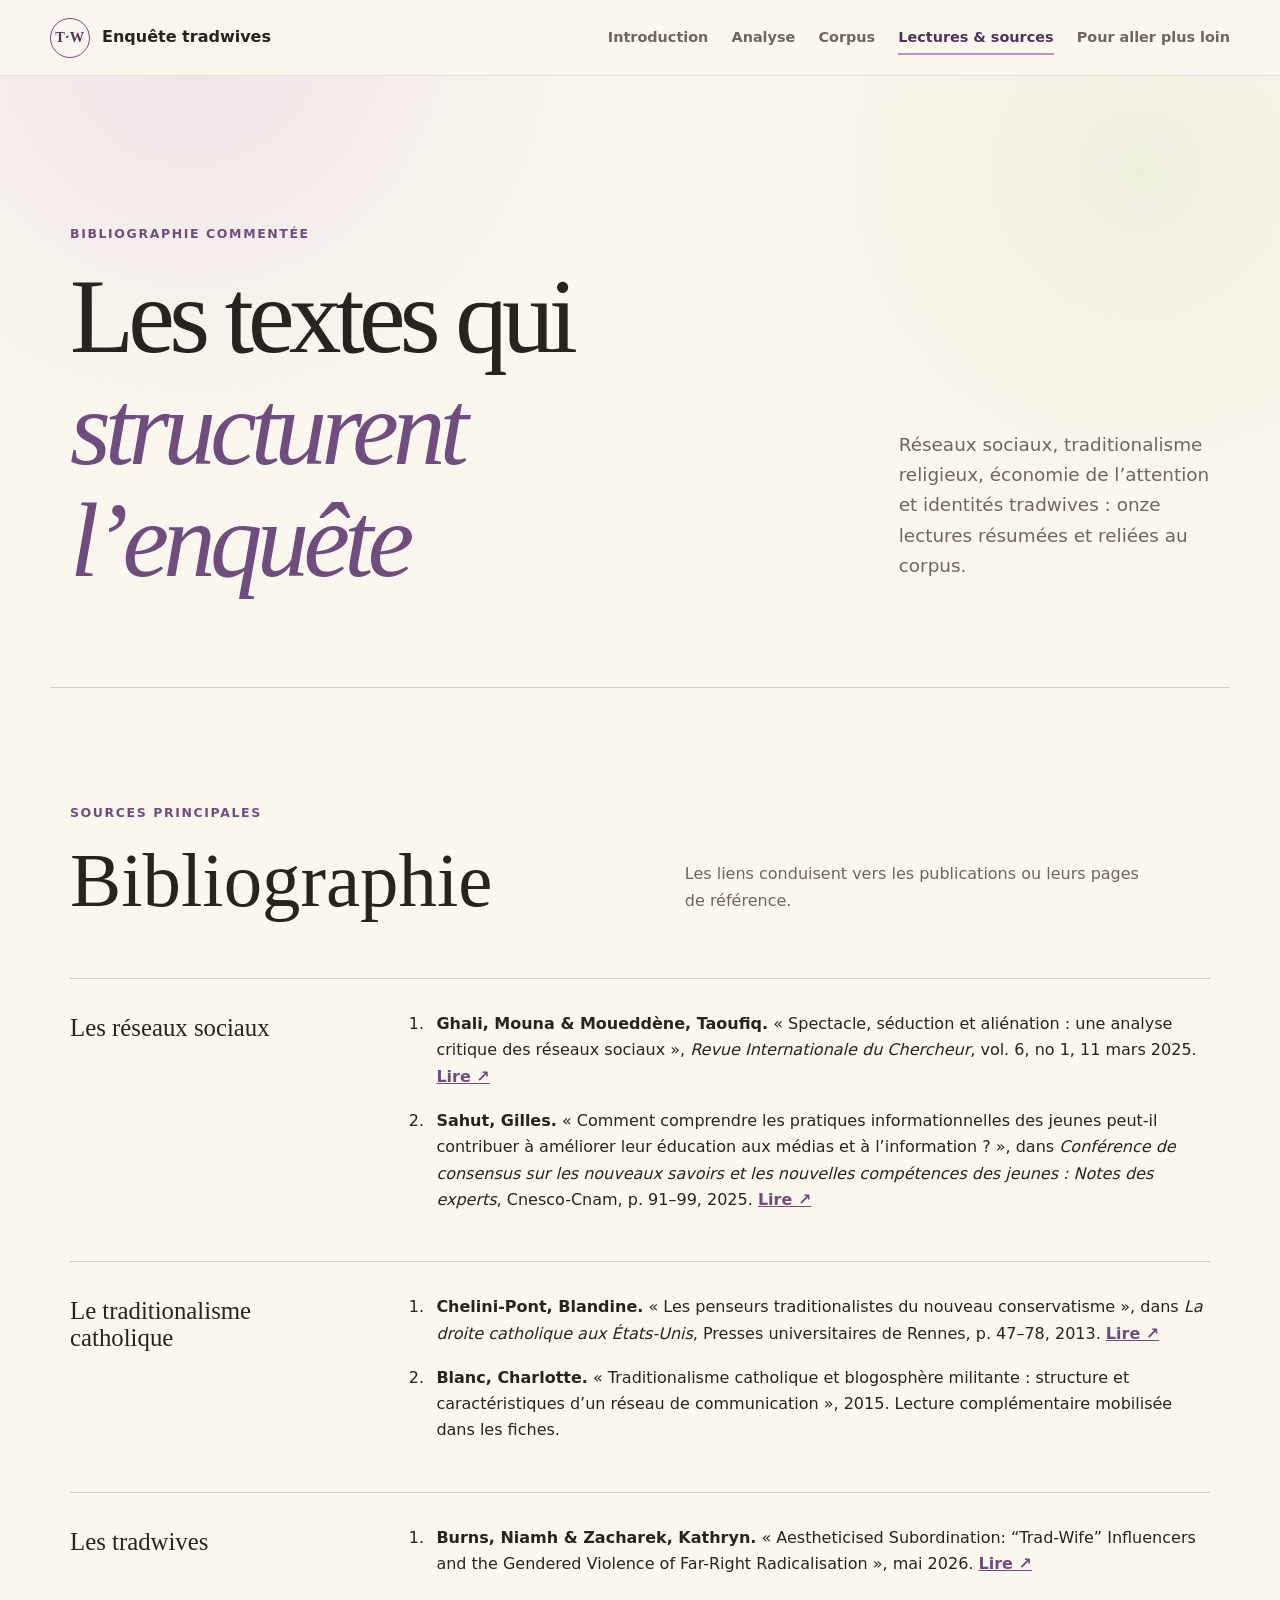
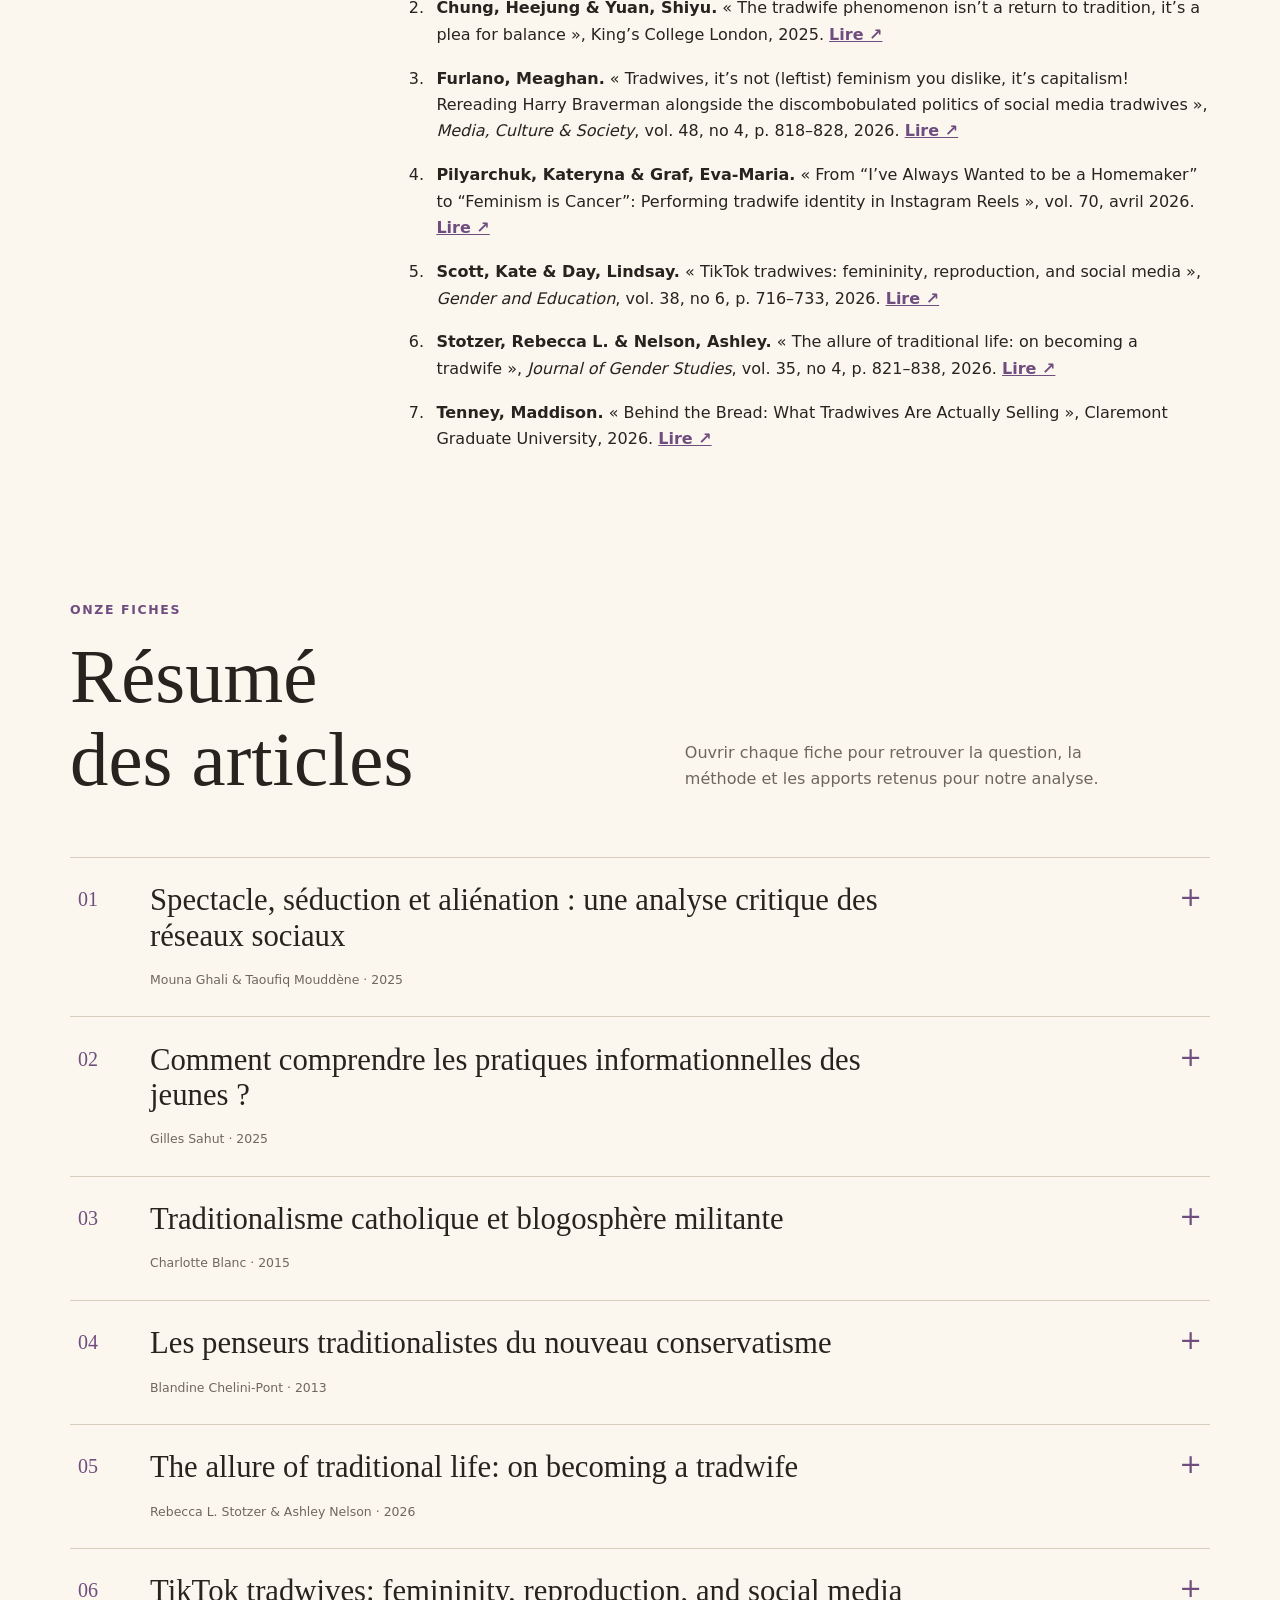
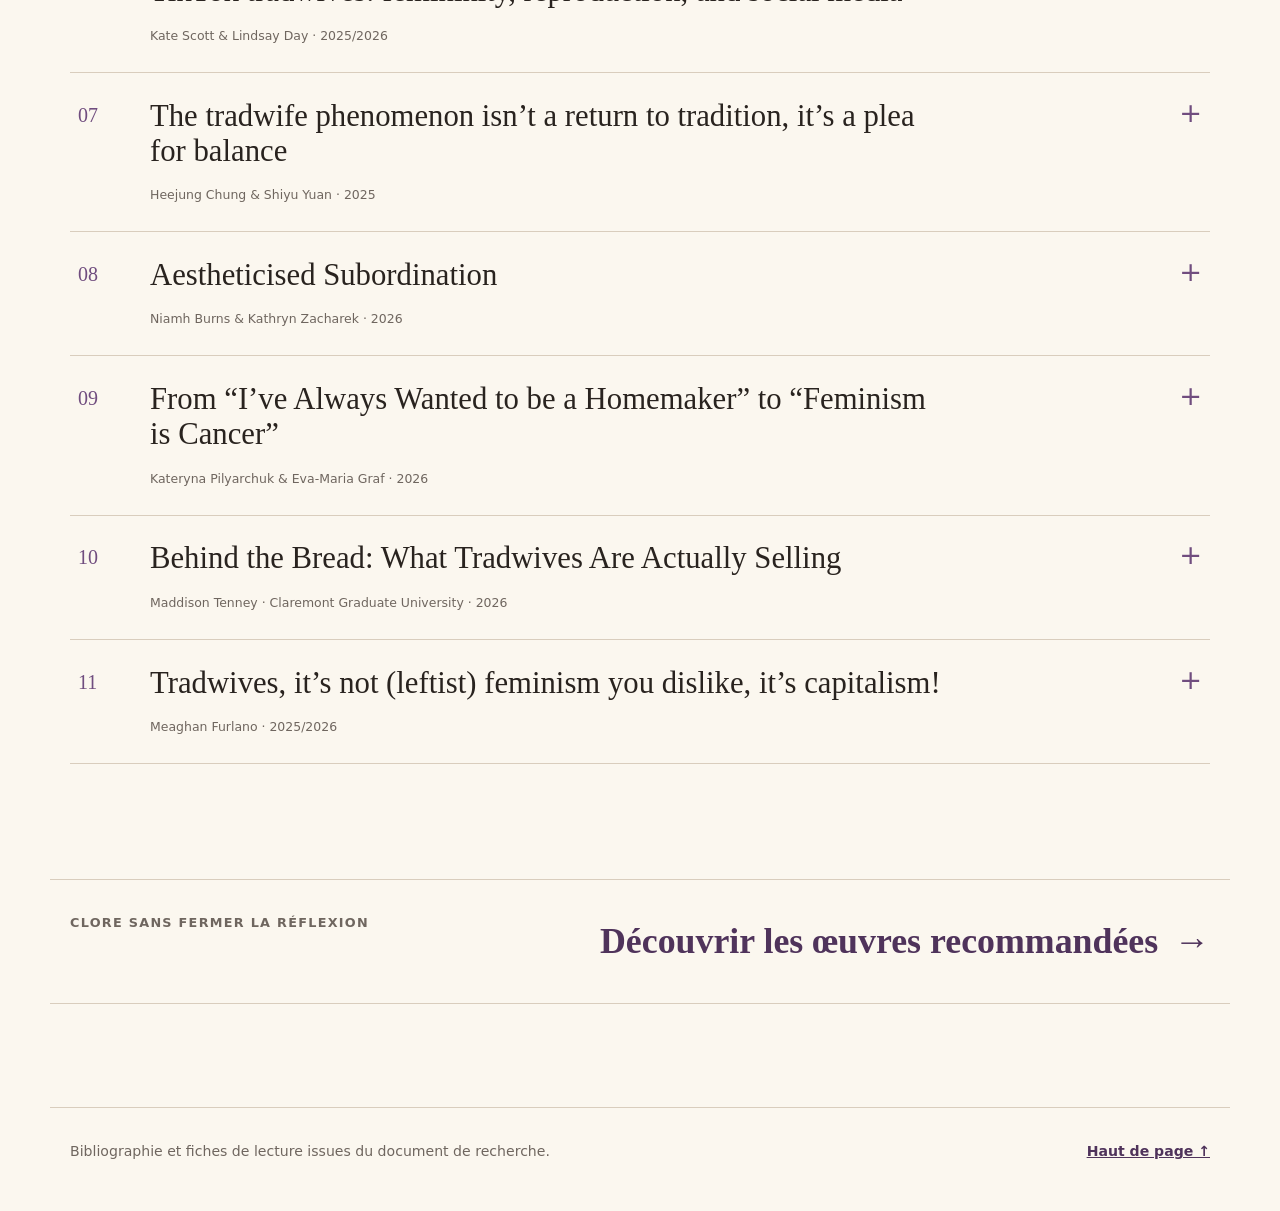
<file: lectures.html>
<!doctype html>
<html lang="fr">
<head>
  <meta charset="utf-8">
  <meta name="viewport" content="width=device-width, initial-scale=1">
  <meta name="description" content="Bibliographie et fiches de lecture de l'enquête sur les tradwives et les cultures numériques.">
  <title>Lectures & sources — Enquête tradwives</title>
  <link rel="icon" href="assets/favicon.svg" type="image/svg+xml">
  <link rel="stylesheet" href="assets/styles.css">
</head>
<body>
  <a class="skip-link" href="#contenu">Aller au contenu</a>
  <header class="site-header">
    <a class="brand" href="index.html" aria-label="Retour à l'accueil"><span class="brand-mark" aria-hidden="true">T·W</span><span>Enquête tradwives</span></a>
    <button class="nav-toggle" type="button" aria-expanded="false" aria-controls="navigation">Menu</button>
    <nav id="navigation" class="main-nav" aria-label="Navigation principale">
      <a href="index.html">Introduction</a><a href="analyse.html">Analyse</a><a href="corpus.html">Corpus</a><a aria-current="page" href="lectures.html">Lectures & sources</a><a href="pour-aller-plus-loin.html">Pour aller plus loin</a>
    </nav>
  </header>

  <main id="contenu">
    <header class="page-hero page-hero-sources">
      <div><p class="eyebrow">Bibliographie commentée</p><h1>Les textes qui<br><em>structurent l’enquête</em></h1></div>
      <p class="page-intro">Réseaux sociaux, traditionalisme religieux, économie de l’attention et identités tradwives&nbsp;: onze lectures résumées et reliées au corpus.</p>
    </header>

    <section class="source-section" aria-labelledby="bibliographie">
      <header class="source-intro">
        <div><p class="section-kicker">Sources principales</p><h2 id="bibliographie">Bibliographie</h2></div>
        <p>Les liens conduisent vers les publications ou leurs pages de référence.</p>
      </header>

      <div class="bibliography-groups">
        <section>
          <h3>Les réseaux sociaux</h3>
          <ol class="bibliography-list">
            <li><span class="bib-author">Ghali, Mouna & Moueddène, Taoufiq.</span> «&nbsp;Spectacle, séduction et aliénation&nbsp;: une analyse critique des réseaux sociaux&nbsp;», <cite>Revue Internationale du Chercheur</cite>, vol. 6, no 1, 11 mars 2025. <a href="https://www.revuechercheur.com/index.php/home/article/view/1278" target="_blank" rel="noopener noreferrer">Lire ↗</a></li>
            <li><span class="bib-author">Sahut, Gilles.</span> «&nbsp;Comment comprendre les pratiques informationnelles des jeunes peut-il contribuer à améliorer leur éducation aux médias et à l’information&nbsp;?&nbsp;», dans <cite>Conférence de consensus sur les nouveaux savoirs et les nouvelles compétences des jeunes&nbsp;: Notes des experts</cite>, Cnesco-Cnam, p. 91–99, 2025. <a href="https://archivesic.ccsd.cnrs.fr/sic_05249073/" target="_blank" rel="noopener noreferrer">Lire ↗</a></li>
          </ol>
        </section>

        <section>
          <h3>Le traditionalisme catholique</h3>
          <ol class="bibliography-list">
            <li><span class="bib-author">Chelini-Pont, Blandine.</span> «&nbsp;Les penseurs traditionalistes du nouveau conservatisme&nbsp;», dans <cite>La droite catholique aux États-Unis</cite>, Presses universitaires de Rennes, p. 47–78, 2013. <a href="https://doi.org/10.4000/14t5n" target="_blank" rel="noopener noreferrer">Lire ↗</a></li>
            <li><span class="bib-author">Blanc, Charlotte.</span> «&nbsp;Traditionalisme catholique et blogosphère militante&nbsp;: structure et caractéristiques d’un réseau de communication&nbsp;», 2015. Lecture complémentaire mobilisée dans les fiches.</li>
          </ol>
        </section>

        <section>
          <h3>Les tradwives</h3>
          <ol class="bibliography-list">
            <li><span class="bib-author">Burns, Niamh & Zacharek, Kathryn.</span> «&nbsp;Aestheticised Subordination: “Trad-Wife” Influencers and the Gendered Violence of Far-Right Radicalisation&nbsp;», mai 2026. <a href="https://www.researchgate.net/publication/404762260_Aestheticised_Subordination_%E2%80%99Trad-Wife%E2%80%99_Influencers_and_the_Gendered_Violence_of_Far-Right_Radicalisation" target="_blank" rel="noopener noreferrer">Lire ↗</a></li>
            <li><span class="bib-author">Chung, Heejung & Yuan, Shiyu.</span> «&nbsp;The tradwife phenomenon isn’t a return to tradition, it’s a plea for balance&nbsp;», King’s College London, 2025. <a href="https://www.kcl.ac.uk/news/the-tradwife-phenomenon-isnt-a-return-to-tradition-its-a-plea-for-balance" target="_blank" rel="noopener noreferrer">Lire ↗</a></li>
            <li><span class="bib-author">Furlano, Meaghan.</span> «&nbsp;Tradwives, it’s not (leftist) feminism you dislike, it’s capitalism! Rereading Harry Braverman alongside the discombobulated politics of social media tradwives&nbsp;», <cite>Media, Culture & Society</cite>, vol. 48, no 4, p. 818–828, 2026. <a href="https://journals.sagepub.com/doi/10.1177/01634437251400651" target="_blank" rel="noopener noreferrer">Lire ↗</a></li>
            <li><span class="bib-author">Pilyarchuk, Kateryna & Graf, Eva-Maria.</span> «&nbsp;From “I’ve Always Wanted to be a Homemaker” to “Feminism is Cancer”: Performing tradwife identity in Instagram Reels&nbsp;», vol. 70, avril 2026. <a href="https://www.sciencedirect.com/science/article/pii/S221169582600022X" target="_blank" rel="noopener noreferrer">Lire ↗</a></li>
            <li><span class="bib-author">Scott, Kate & Day, Lindsay.</span> «&nbsp;TikTok tradwives: femininity, reproduction, and social media&nbsp;», <cite>Gender and Education</cite>, vol. 38, no 6, p. 716–733, 2026. <a href="https://www.tandfonline.com/doi/full/10.1080/09540253.2025.2546050" target="_blank" rel="noopener noreferrer">Lire ↗</a></li>
            <li><span class="bib-author">Stotzer, Rebecca L. & Nelson, Ashley.</span> «&nbsp;The allure of traditional life: on becoming a tradwife&nbsp;», <cite>Journal of Gender Studies</cite>, vol. 35, no 4, p. 821–838, 2026. <a href="https://www.tandfonline.com/doi/full/10.1080/09589236.2025.2505562#abstract" target="_blank" rel="noopener noreferrer">Lire ↗</a></li>
            <li><span class="bib-author">Tenney, Maddison.</span> «&nbsp;Behind the Bread: What Tradwives Are Actually Selling&nbsp;», Claremont Graduate University, 2026. <a href="https://www.cgu.edu/news/2026/06/behind-the-bread-what-tradwives-are-actually-selling/" target="_blank" rel="noopener noreferrer">Lire ↗</a></li>
          </ol>
        </section>
      </div>
    </section>

    <section class="reading-notes" aria-labelledby="fiches">
      <header class="source-intro">
        <div><p class="section-kicker">Onze fiches</p><h2 id="fiches">Résumé des articles</h2></div>
        <p>Ouvrir chaque fiche pour retrouver la question, la méthode et les apports retenus pour notre analyse.</p>
      </header>

      <div class="accordion-list">
        <details id="ghali-mouddene" class="reading-card">
          <summary><span>01</span><span><strong>Spectacle, séduction et aliénation&nbsp;: une analyse critique des réseaux sociaux</strong><small>Mouna Ghali & Taoufiq Mouddène · 2025</small></span></summary>
          <div class="reading-content prose">
            <p><strong>Question.</strong> Comment le spectacle et la séduction sur les réseaux sociaux mènent-ils à une aliénation des individus&nbsp;?</p>
            <ul>
              <li>Les réseaux sociaux transforment les rapports en relations avec des images de soi et des représentations d’autrui. Ces images construites modifient la perception de soi et des autres.</li>
              <li>Les notifications répondent à des besoins d’appartenance, d’acceptation et de reconnaissance. Elles renforcent l’attachement aux plateformes en mobilisant les mécanismes de récompense du cerveau.</li>
              <li>La personnalisation algorithmique exploite des données, même insignifiantes en apparence, pour garder l’utilisateur le plus longtemps possible.</li>
              <li>Les formats courts capturent l’attention et favorisent la dopamine. Les stories créent une urgence par leur durée de 24 heures, tandis que les lives donnent une impression d’exception, d’intimité et de proximité.</li>
              <li>La consommation de contenu paraît maîtrisée, mais reste largement passive. Lorsqu’il devient créateur, l’individu ajuste son identité à ce que les autres attendent de lui, jusqu’à risquer de ne plus se reconnaître hors de leur regard.</li>
              <li>Publier stories et reels devient enfin une manière de prouver son intégration sociale.</li>
            </ul>
          </div>
        </details>

        <details id="sahut" class="reading-card">
          <summary><span>02</span><span><strong>Comment comprendre les pratiques informationnelles des jeunes&nbsp;?</strong><small>Gilles Sahut · 2025</small></span></summary>
          <div class="reading-content prose">
            <p><strong>Question.</strong> Comment la compréhension de ces pratiques peut-elle améliorer l’éducation aux médias et à l’information&nbsp;?</p>
            <ul>
              <li>Les jeunes s’informent principalement par la télévision et les réseaux sociaux, avec des préférences liées à celles de leurs parents. Les réseaux servent de passerelle vers l’actualité.</li>
              <li>Trois modes se distinguent&nbsp;: exposition passive par l’algorithme et les amis, suivi régulier de comptes précis, puis recherche active sur Google pour vérifier une information.</li>
              <li>Le souci de contrôle existe, mais repose souvent sur des vérifications rapides et superficielles&nbsp;: la conscience du problème ne se traduit pas toujours dans les pratiques.</li>
              <li>Chez les 15–17 ans, les pairs prennent davantage d’importance à mesure que l’influence parentale diminue. Les pratiques varient aussi selon la catégorie sociale et les intérêts stratégiques, comme l’emploi ou l’orientation.</li>
            </ul>
          </div>
        </details>

        <details id="blanc" class="reading-card">
          <summary><span>03</span><span><strong>Traditionalisme catholique et blogosphère militante</strong><small>Charlotte Blanc · 2015</small></span></summary>
          <div class="reading-content prose">
            <p><strong>Questions.</strong> Sur quels éléments les milieux traditionalistes se structurent-ils en ligne&nbsp;? Quels en sont les dispositifs, les acteurs, les normes de communication et les points de vue dominants&nbsp;?</p>
            <p><strong>Méthode.</strong> Une démarche ethnographique sur Internet, avec un cadrage particulier autour du «&nbsp;Mariage pour tous&nbsp;».</p>
            <div class="table-wrap">
              <table>
                <caption>Dimensions et indicateurs du traditionalisme catholique en ligne</caption>
                <thead><tr><th>Dimensions</th><th>Indicateurs</th><th>Variables</th></tr></thead>
                <tbody>
                  <tr><th rowspan="2">Théologique</th><td>Théologie du Christ-Roi</td><td></td></tr>
                  <tr><td>Théologie morale de Léon XIII</td><td></td></tr>
                  <tr><th rowspan="2">Ritualiste</th><td>Messe tridentine</td><td></td></tr>
                  <tr><td>Service de l’autel, dos aux fidèles</td><td></td></tr>
                  <tr><th rowspan="2">Catéchistique</th><td>Références au concile de Trente</td><td></td></tr>
                  <tr><td>Références aux papes <em>ante</em> Vatican II</td><td>Principalement Pie X et Léon XIII</td></tr>
                  <tr><th rowspan="5">Apologétique</th><td>Défense de l’Église et de la foi</td><td>Débat autour de l’«&nbsp;infaillibilité pontificale&nbsp;»</td></tr>
                  <tr><td rowspan="4">«&nbsp;Combat&nbsp;» de la Tradition</td><td>Contre Vatican II de façon générale</td></tr>
                  <tr><td>Contre l’œcuménisme</td></tr>
                  <tr><td>Contre la liberté religieuse</td></tr>
                  <tr><td>Évocation d’une crise dans l’Église</td></tr>
                  <tr><th rowspan="3">Utopiste, idéal catholique</th><td>«&nbsp;Cité catholique&nbsp;»</td><td>Doctrine sociale et morale chrétienne</td></tr>
                  <tr><td>Rejoint les dimensions politiques</td><td></td></tr>
                  <tr><td>Rejoint les dimensions apologétiques</td><td></td></tr>
                </tbody>
              </table>
            </div>
            <ul>
              <li>Les acteurs sont surtout des associations et une presse semi-professionnelle, voire amateure. La sphère mêle spiritualité, entraide, annonces, accompagnement quotidien et activisme politique.</li>
              <li>Elle reste hétérogène mais partage un objectif de «&nbsp;réinformation&nbsp;», qui vise à produire un système médiatique alternatif.</li>
              <li>Le vocabulaire valorise «&nbsp;le juste&nbsp;», «&nbsp;le vrai&nbsp;», Dieu, la vie et l’hétéroparentalité, tandis qu’il déprécie ce qui est présenté comme manipulation ou déviance.</li>
              <li>Les images religieuses ou victimaires délimitent un territoire symbolique et légitiment une cause, souvent par un «&nbsp;nous&nbsp;» collectif.</li>
              <li>La cohésion, la formation des nouveaux membres et le contrôle des entrées assurent la continuité de l’organisation.</li>
            </ul>
          </div>
        </details>

        <details id="chelini-pont" class="reading-card">
          <summary><span>04</span><span><strong>Les penseurs traditionalistes du nouveau conservatisme</strong><small>Blandine Chelini-Pont · 2013</small></span></summary>
          <div class="reading-content prose">
            <ul>
              <li>Le réveil conservateur aux États-Unis s’appuie sur la critique de la philosophie étatiste du Parti démocrate, des politiques issues du New Deal, d’une attitude jugée trop souple face au communisme et d’une politique sociale perçue comme anticapitaliste.</li>
              <li>Ludwig von Mises soutient que les marchés socialistes ne peuvent pas fonctionner et les décrit comme inefficaces et autocratiques.</li>
              <li>Certains néoconservateurs placent les idéologies étatiques progressistes dans un continuum avec le fascisme et le nazisme.</li>
              <li>Les traditionalistes voient le progressisme libéral comme une dénaturation de l’héritage américain. Communisme et libéralisme partageraient, dans leur lecture, les racines philosophiques de la modernité.</li>
              <li>Le Moyen Âge chrétien sert de modèle d’unité intellectuelle. Russell Kirk, figure centrale de l’American Conservative Movement, cherche à rendre compatible le conservatisme avec la démocratie américaine.</li>
            </ul>
          </div>
        </details>

        <details id="lotzer-nelson" class="reading-card">
          <summary><span>05</span><span><strong>The allure of traditional life: on becoming a tradwife</strong><small>Rebecca L. Stotzer & Ashley Nelson · 2026</small></span></summary>
          <div class="reading-content prose">
            <p><strong>Présentation.</strong> L’article étudie le phénomène tradwife sur TikTok et sa politisation progressive, avec une comparaison à la mouvance masculiniste, rattachée à de plus larges discours néoconservateurs en ligne.</p>
            <p><strong>Résultats.</strong> Les tradwives présentent leur démarche comme individuelle, motivée par des raisons propres et des intérêts divers. À l’inverse, le mouvement masculiniste se présente davantage comme une communauté cherchant la validation de la masculinité par les pairs.</p>
            <p>Deux ensembles de motivations sont particulièrement relevés&nbsp;: la religion, qui justifie les valeurs et le mode de vie, et l’économie, notamment lorsque le coût de la garde d’enfants rend le travail domestique plus avantageux. Derrière l’esthétique du mouvement se dessine pourtant un discours antiféministe&nbsp;: rejet de la conciliation entre vie familiale et professionnelle, idée que la souffrance actuelle des femmes viendrait du féminisme lui-même.</p>
            <p><strong>Méthode.</strong> Les chercheuses analysent 60 profils TikTok, principalement de petits comptes moins médiatisés, et s’appuient sur un large corpus portant sur l’antiféminisme en ligne, le nationalisme genré et les influenceuses d’extrême droite.</p>
            <p><strong>Limites relevées.</strong> L’étude n’est pas en libre accès, s’inscrit d’emblée dans un projet sur la misogynie en ligne et se limite à TikTok. Notre enquête complète ce point en étudiant également Instagram.</p>
            <p><strong>Apports.</strong> Le corpus large complète l’analyse de quatre comptes très connus et met en lumière la construction de discours antiféministes par des femmes, souvent moins étudiée que la manosphère. La comparaison avec le masculinisme permet d’analyser deux faces d’un même ensemble idéologique.</p>
          </div>
        </details>

        <details id="scott-day" class="reading-card">
          <summary><span>06</span><span><strong>TikTok tradwives: femininity, reproduction, and social media</strong><small>Kate Scott & Lindsay Day · 2025/2026</small></span></summary>
          <div class="reading-content prose">
            <p><strong>Question.</strong> Comment les influenceuses tradwives contribuent-elles à normaliser les idéologies antiféministes et d’extrême droite sur les réseaux sociaux&nbsp;?</p>
            <p><strong>Méthode.</strong> Un compte TikTok est créé pour éviter un algorithme préexistant, puis entraîné en aimant et en suivant des contenus tradwives. Les comptes sélectionnés ont plus de 1&nbsp;000 abonnés. Les cent vidéos les plus vues avec le mot-dièse #tradwives sont téléchargées puis étudiées selon le statut marital, la maternité et la religion.</p>
            <ul>
              <li>La religion naturalise la féminité «&nbsp;traditionnelle&nbsp;» et la soumission biblique. La théorie de la complémentarité définit la masculinité par opposition à une féminité censée la compléter.</li>
              <li>Les témoignages d’anciennes tradwives révèlent l’envers du décor romantisé&nbsp;: abus physiques, violences domestiques et menaces.</li>
              <li>Le «&nbsp;féminisme de choix&nbsp;» devient paradoxal lorsque les influenceuses omettent le privilège financier qui leur permet de choisir ce mode de vie. Cette asymétrie d’information renforce leur pouvoir de conviction.</li>
              <li>La maternité est présentée comme une vocation naturelle, historique et biologique, voire un devoir divin pour des femmes majoritairement blanches et chrétiennes.</li>
              <li>Une nostalgie coloniale efface les violences de la colonisation et fait écho à des discours d’autosuffisance, de pureté culturelle, de nationalisme blanc et de patriarcat.</li>
            </ul>
            <p><strong>Limites.</strong> La construction artificielle de l’algorithme ne reproduit pas l’expérience d’un utilisateur classique. L’étude reste en outre limitée à TikTok, même si ses résultats sont précis.</p>
          </div>
        </details>

        <details id="chung" class="reading-card">
          <summary><span>07</span><span><strong>The tradwife phenomenon isn’t a return to tradition, it’s a plea for balance</strong><small>Heejung Chung & Shiyu Yuan · 2025</small></span></summary>
          <div class="reading-content prose">
            <ul>
              <li>La romantisation des rôles domestiques reflète le désir des jeunes générations de trouver un équilibre presque impossible entre le travail moderne et la vie de famille.</li>
              <li>Les femmes ne semblent pas se tourner réellement vers des rôles genrés traditionnels&nbsp;: leurs opinions restent plus progressistes que celles des générations précédentes.</li>
              <li>L’attrait principal tient à une esthétique de simplicité, de loisirs et d’échappée hors d’un travail qui demande davantage tout en offrant moins de sécurité.</li>
              <li>L’augmentation des recherches Google autour du mot «&nbsp;tradwife&nbsp;» et son entrée parmi les nouveaux mots du Cambridge Dictionary en 2025 traduisent cette fatigue liée au travail et à la vie moderne.</li>
            </ul>
          </div>
        </details>

        <details id="burns-zacharek" class="reading-card">
          <summary><span>08</span><span><strong>Aestheticised Subordination</strong><small>Niamh Burns & Kathryn Zacharek · 2026</small></span></summary>
          <div class="reading-content prose">
            <ul>
              <li>La soumission au mari est présentée comme un choix conscient et valorisant&nbsp;: les rôles genrés traditionnels deviennent un modèle auquel aspirer.</li>
              <li>La religion renforce l’intériorisation des rôles genrés, notamment chez les mormons, où les normes conjugales sont présentées comme moralement supérieures.</li>
              <li>La tradwife est montrée comme une alternative plus heureuse à la femme salariée&nbsp;: la joie d’une «&nbsp;bonne mère&nbsp;» serait incomparable à celle d’une carrière accomplie.</li>
              <li>Malgré la promotion d’un foyer à salaire unique, les tradwives gagnent elles-mêmes de l’argent grâce à leurs contenus.</li>
              <li>La culture tradwife définit la féminité autour de la cuisine, de la pâtisserie et des tâches ménagères.</li>
              <li>Le mouvement entretient des liens avec des nationalismes blancs qui placent la reproduction au centre d’une identité nationale et raciale, instrumentalisant le corps des femmes.</li>
              <li>Le «&nbsp;misogyny paradox&nbsp;» veut que les femmes qui réussissent dans l’extrême droite puissent être punies par le groupe lorsqu’elles n’incarnent pas ses propres principes.</li>
              <li>Le cas de Lauren Southern montre enfin qu’une promotion du mode de vie peut continuer après une relation abusive, sous réserve d’attribuer l’échec à l’absence de bases bibliques solides.</li>
            </ul>
          </div>
        </details>

        <details id="pilyarchuk-graf" class="reading-card">
          <summary><span>09</span><span><strong>From “I’ve Always Wanted to be a Homemaker” to “Feminism is Cancer”</strong><small>Kateryna Pilyarchuk & Eva-Maria Graf · 2026</small></span></summary>
          <div class="reading-content prose">
            <ul>
              <li>Les reels partagent une esthétique d’extérieurs ruraux ouverts, de couleurs pastel, d’intérieurs en bois, de vêtements romantiques, de cuisines spacieuses, de chambres minimalistes et de forte lumière associée à la joie et à la pureté.</li>
              <li>Ce corpus visuel donne accès à la manière dont la tradwife souhaite être perçue par ses abonnés.</li>
              <li>Les auteures distinguent plusieurs répertoires&nbsp;: la condition d’épouse comme idéal esthétique, la vie familiale «&nbsp;missionnaire&nbsp;» sous forme de conseils, et une métapolitique explicitement assumée.</li>
            </ul>
          </div>
        </details>

        <details id="tenney" class="reading-card">
          <summary><span>10</span><span><strong>Behind the Bread: What Tradwives Are Actually Selling</strong><small>Maddison Tenney · Claremont Graduate University · 2026</small></span></summary>
          <div class="reading-content prose">
            <ul>
              <li>Les tradwives ne constituent pas un groupe démographique mais une tendance des réseaux sociaux.</li>
              <li>Caroline Kline établit un lien entre la «&nbsp;culture sainte&nbsp;» récente et l’apparition de ces créatrices. Les femmes mormones ont été parmi les premières à tenir des blogs, jugés plus authentiques que certains contenus tradwives actuels.</li>
              <li>Le mouvement s’appuie sur la mythologie mormone de la mère comme ancre spirituelle qui se sacrifie pour sa famille, mais aussi sur la figure de la pionnière, résiliente, autonome et proche de la terre.</li>
            </ul>
          </div>
        </details>

        <details id="furlano" class="reading-card">
          <summary><span>11</span><span><strong>Tradwives, it’s not (leftist) feminism you dislike, it’s capitalism!</strong><small>Meaghan Furlano · 2025/2026</small></span></summary>
          <div class="reading-content prose">
            <ul>
              <li>Les tradwives s’appuient sur les représentations de la femme au foyer heureuse historiquement utilisées pour justifier le refus de libertés civiles aux femmes.</li>
              <li>Estee Williams affirme que le phénomène remet de l’ordre dans un monde chaotique&nbsp;; cette rhétorique peut déplacer les causes de la crise vers des boucs émissaires.</li>
              <li>En cherchant une communauté et une autre façon de vivre dans l’économie moderne, les tradwives occultent et reproduisent les conditions dont elles souffrent.</li>
              <li>Il s’agit principalement de femmes de classes moyennes ou aisées, qui ont le temps de préparer de longs repas, de vivre en zone rurale ou semi-rurale, d’élever du bétail et de cultiver des légumes.</li>
              <li>Plusieurs font le lien, de manière erronée, entre féminisme et dévaluation du travail domestique non payé.</li>
            </ul>
          </div>
        </details>
      </div>
    </section>

    <nav class="next-page" aria-label="Page suivante"><span>Clore sans fermer la réflexion</span><a href="pour-aller-plus-loin.html"><strong>Découvrir les œuvres recommandées</strong><span aria-hidden="true">→</span></a></nav>
  </main>

  <footer class="site-footer"><p>Bibliographie et fiches de lecture issues du document de recherche.</p><a href="#contenu">Haut de page ↑</a></footer>
  <script src="assets/site.js" defer></script>
</body>
</html>
</file>
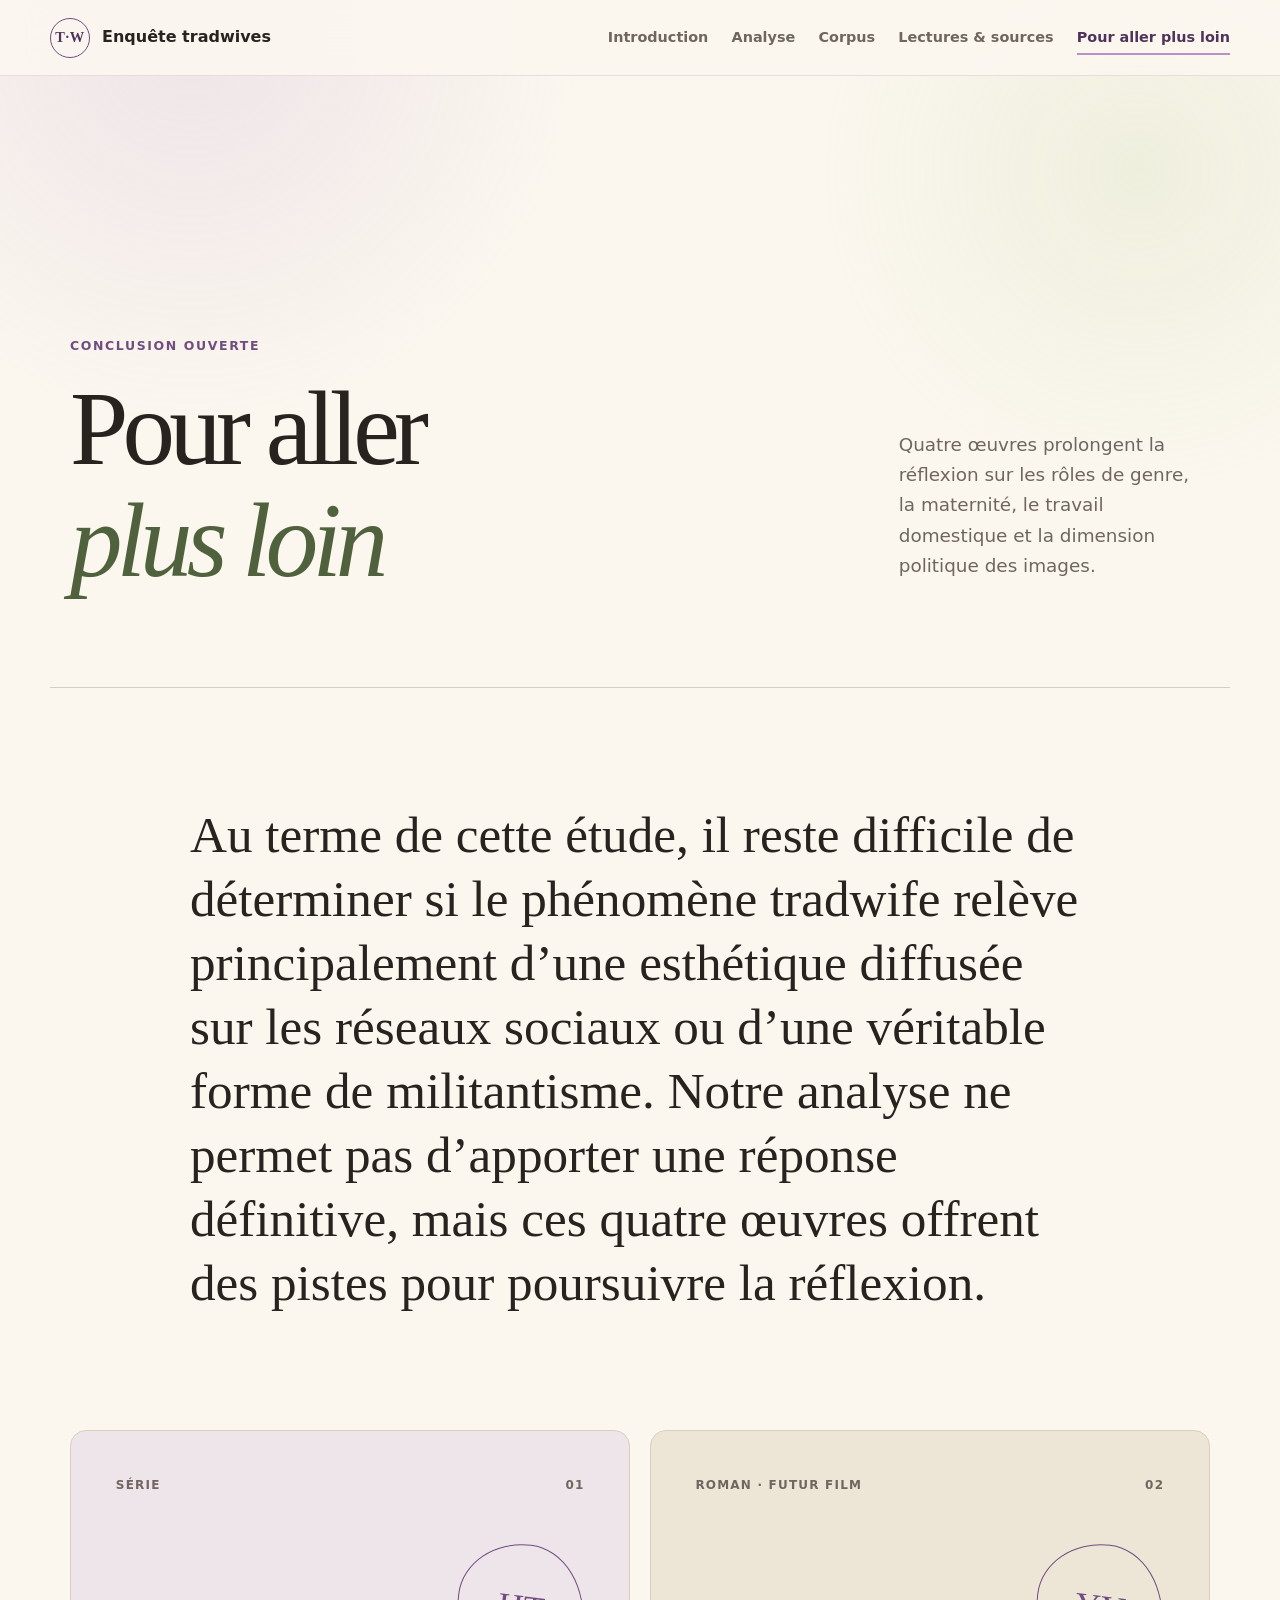
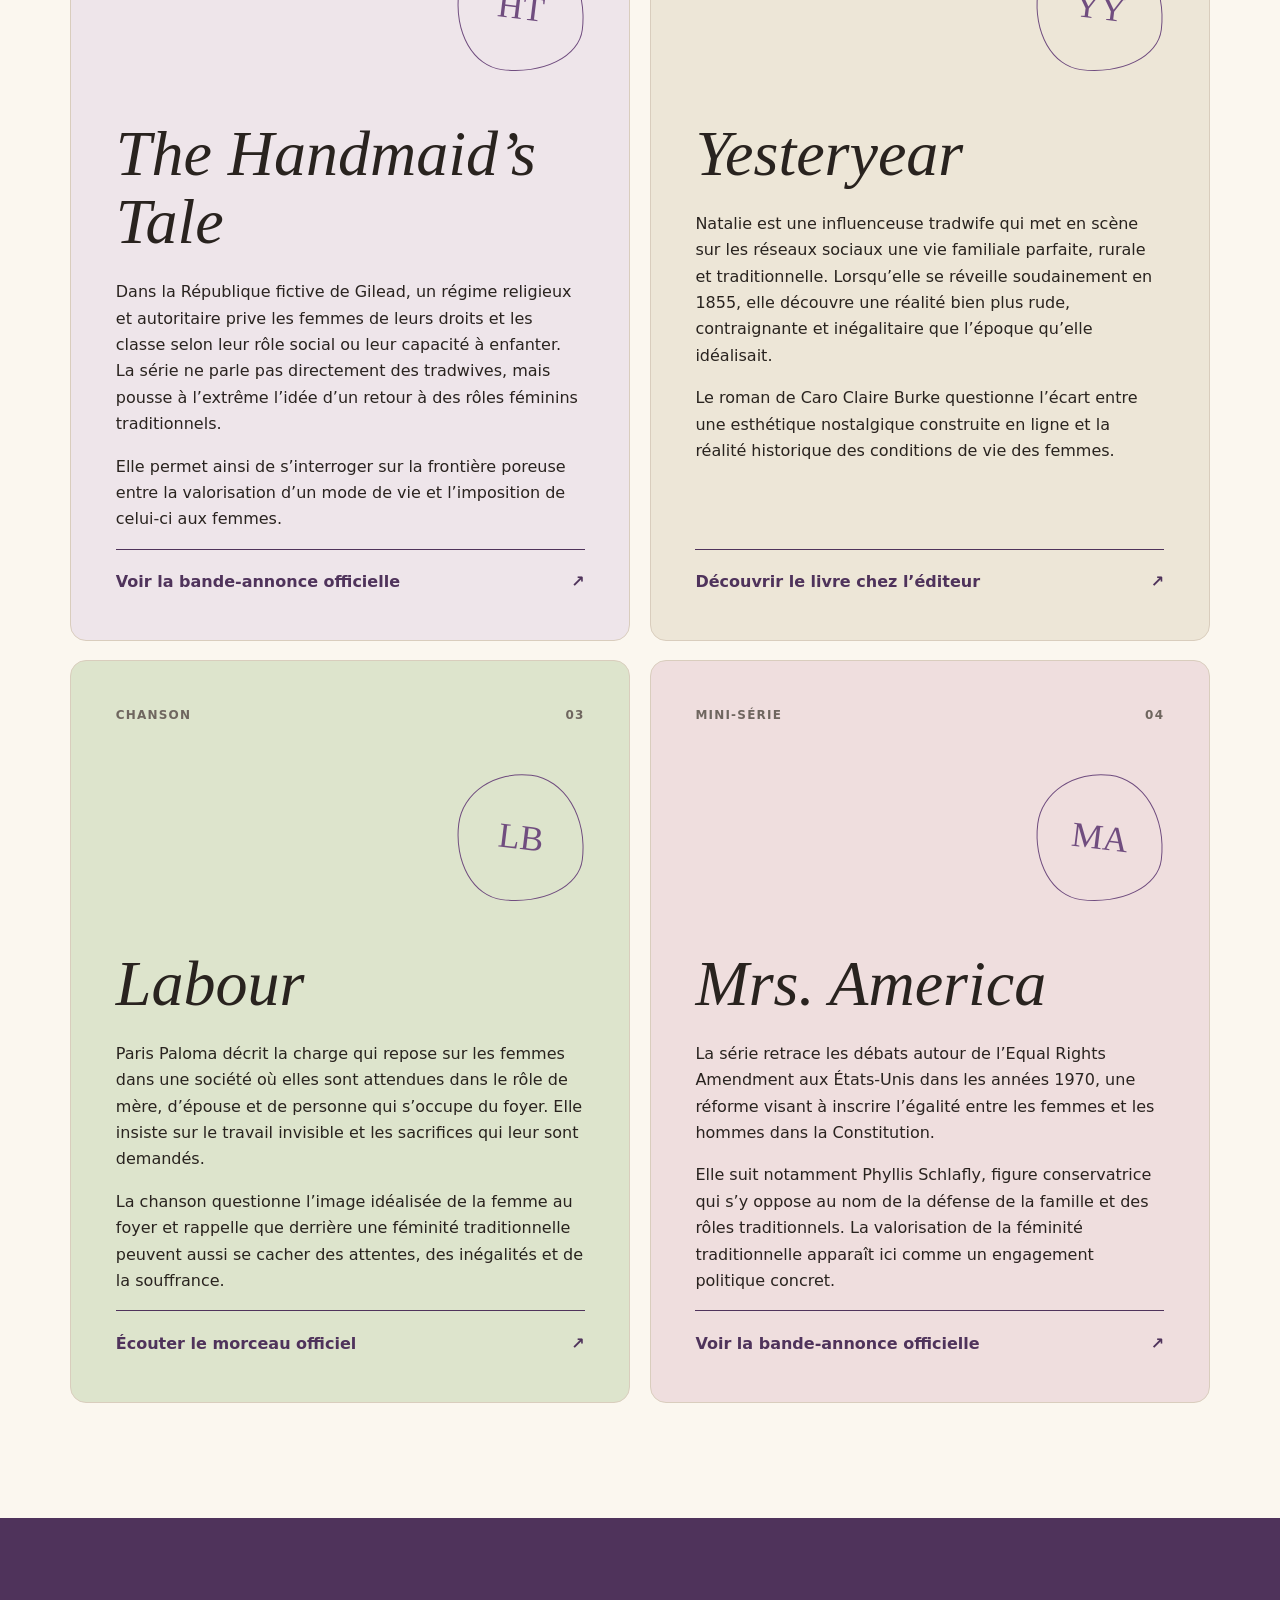
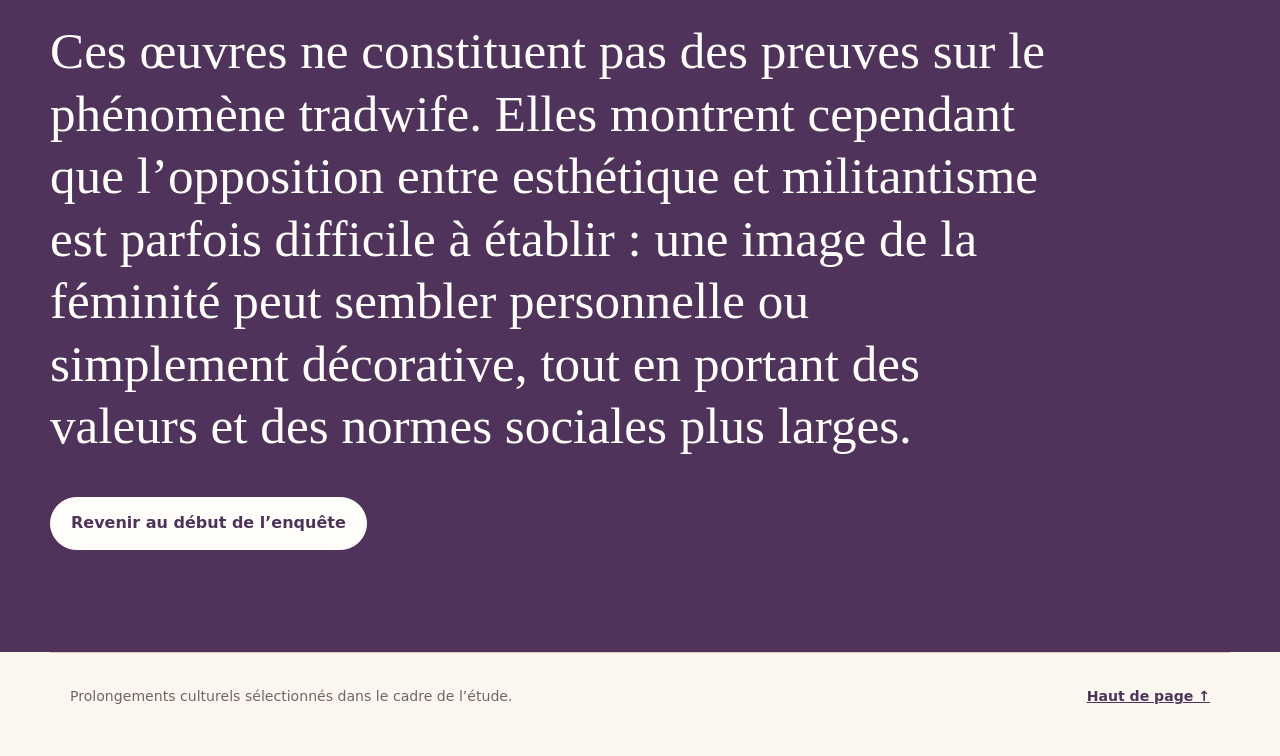
<file: pour-aller-plus-loin.html>
<!doctype html>
<html lang="fr">
<head>
  <meta charset="utf-8">
  <meta name="viewport" content="width=device-width, initial-scale=1">
  <meta name="description" content="Quatre œuvres pour prolonger la réflexion sur les tradwives, les rôles de genre et le travail domestique.">
  <title>Pour aller plus loin — Enquête tradwives</title>
  <link rel="icon" href="assets/favicon.svg" type="image/svg+xml">
  <link rel="stylesheet" href="assets/styles.css">
</head>
<body>
  <a class="skip-link" href="#contenu">Aller au contenu</a>
  <header class="site-header">
    <a class="brand" href="index.html" aria-label="Retour à l'accueil"><span class="brand-mark" aria-hidden="true">T·W</span><span>Enquête tradwives</span></a>
    <button class="nav-toggle" type="button" aria-expanded="false" aria-controls="navigation">Menu</button>
    <nav id="navigation" class="main-nav" aria-label="Navigation principale">
      <a href="index.html">Introduction</a><a href="analyse.html">Analyse</a><a href="corpus.html">Corpus</a><a href="lectures.html">Lectures & sources</a><a aria-current="page" href="pour-aller-plus-loin.html">Pour aller plus loin</a>
    </nav>
  </header>

  <main id="contenu">
    <header class="page-hero page-hero-further">
      <div><p class="eyebrow">Conclusion ouverte</p><h1>Pour aller<br><em>plus loin</em></h1></div>
      <p class="page-intro">Quatre œuvres prolongent la réflexion sur les rôles de genre, la maternité, le travail domestique et la dimension politique des images.</p>
    </header>

    <section class="conclusion-intro">
      <p>Au terme de cette étude, il reste difficile de déterminer si le phénomène tradwife relève principalement d’une esthétique diffusée sur les réseaux sociaux ou d’une véritable forme de militantisme. Notre analyse ne permet pas d’apporter une réponse définitive, mais ces quatre œuvres offrent des pistes pour poursuivre la réflexion.</p>
    </section>

    <section class="recommendation-grid" aria-label="Recommandations culturelles">
      <article class="recommendation-card rec-handmaid">
        <div class="recommendation-type"><span>Série</span><span>01</span></div>
        <div class="recommendation-monogram" aria-hidden="true">HT</div>
        <h2><cite>The Handmaid’s Tale</cite></h2>
        <p>Dans la République fictive de Gilead, un régime religieux et autoritaire prive les femmes de leurs droits et les classe selon leur rôle social ou leur capacité à enfanter. La série ne parle pas directement des tradwives, mais pousse à l’extrême l’idée d’un retour à des rôles féminins traditionnels.</p>
        <p>Elle permet ainsi de s’interroger sur la frontière poreuse entre la valorisation d’un mode de vie et l’imposition de celui-ci aux femmes.</p>
        <a class="media-link" href="https://www.youtube.com/watch?v=xBBRUdLBsFI" target="_blank" rel="noopener noreferrer"><span>Voir la bande-annonce officielle</span><span aria-hidden="true">↗</span></a>
      </article>

      <article class="recommendation-card rec-yesteryear">
        <div class="recommendation-type"><span>Roman · futur film</span><span>02</span></div>
        <div class="recommendation-monogram" aria-hidden="true">YY</div>
        <h2><cite>Yesteryear</cite></h2>
        <p>Natalie est une influenceuse tradwife qui met en scène sur les réseaux sociaux une vie familiale parfaite, rurale et traditionnelle. Lorsqu’elle se réveille soudainement en 1855, elle découvre une réalité bien plus rude, contraignante et inégalitaire que l’époque qu’elle idéalisait.</p>
        <p>Le roman de Caro Claire Burke questionne l’écart entre une esthétique nostalgique construite en ligne et la réalité historique des conditions de vie des femmes.</p>
        <a class="media-link" href="https://www.penguinrandomhouse.com/books/780686/yesteryear-a-gma-book-club-pick-by-caro-claire-burke/" target="_blank" rel="noopener noreferrer"><span>Découvrir le livre chez l’éditeur</span><span aria-hidden="true">↗</span></a>
      </article>

      <article class="recommendation-card rec-labour">
        <div class="recommendation-type"><span>Chanson</span><span>03</span></div>
        <div class="recommendation-monogram" aria-hidden="true">LB</div>
        <h2><cite>Labour</cite></h2>
        <p>Paris Paloma décrit la charge qui repose sur les femmes dans une société où elles sont attendues dans le rôle de mère, d’épouse et de personne qui s’occupe du foyer. Elle insiste sur le travail invisible et les sacrifices qui leur sont demandés.</p>
        <p>La chanson questionne l’image idéalisée de la femme au foyer et rappelle que derrière une féminité traditionnelle peuvent aussi se cacher des attentes, des inégalités et de la souffrance.</p>
        <a class="media-link" href="https://www.youtube.com/watch?v=jvU4xWsN7-A" target="_blank" rel="noopener noreferrer"><span>Écouter le morceau officiel</span><span aria-hidden="true">↗</span></a>
      </article>

      <article class="recommendation-card rec-mrs-america">
        <div class="recommendation-type"><span>Mini-série</span><span>04</span></div>
        <div class="recommendation-monogram" aria-hidden="true">MA</div>
        <h2><cite>Mrs. America</cite></h2>
        <p>La série retrace les débats autour de l’Equal Rights Amendment aux États-Unis dans les années 1970, une réforme visant à inscrire l’égalité entre les femmes et les hommes dans la Constitution.</p>
        <p>Elle suit notamment Phyllis Schlafly, figure conservatrice qui s’y oppose au nom de la défense de la famille et des rôles traditionnels. La valorisation de la féminité traditionnelle apparaît ici comme un engagement politique concret.</p>
        <a class="media-link" href="https://www.youtube.com/watch?v=OIpTIPKTOkU" target="_blank" rel="noopener noreferrer"><span>Voir la bande-annonce officielle</span><span aria-hidden="true">↗</span></a>
      </article>
    </section>

    <section class="closing-statement">
      <p>Ces œuvres ne constituent pas des preuves sur le phénomène tradwife. Elles montrent cependant que l’opposition entre esthétique et militantisme est parfois difficile à établir&nbsp;: une image de la féminité peut sembler personnelle ou simplement décorative, tout en portant des valeurs et des normes sociales plus larges.</p>
      <a class="button button-light" href="index.html">Revenir au début de l’enquête</a>
    </section>
  </main>

  <footer class="site-footer"><p>Prolongements culturels sélectionnés dans le cadre de l’étude.</p><a href="#contenu">Haut de page ↑</a></footer>
  <script src="assets/site.js" defer></script>
</body>
</html>
</file>
<file: assets/styles.css>
:root {
  color-scheme: light;
  --ink: #29231f;
  --muted: #6f665f;
  --paper: #fbf7ef;
  --cream: #f3ebde;
  --lilac: #b792c8;
  --lilac-deep: #704d7f;
  --violet: #4f335b;
  --spring: #b7c98d;
  --spring-deep: #50623d;
  --rose: #e7c9c9;
  --line: #d9cdbd;
  --white: #fffdfa;
  --shadow: 0 18px 45px rgba(67, 49, 42, .1);
  --serif: Georgia, "Times New Roman", serif;
  --sans: Inter, ui-sans-serif, system-ui, -apple-system, BlinkMacSystemFont, "Segoe UI", sans-serif;
  --max: 1180px;
}

* { box-sizing: border-box; }

html { scroll-behavior: smooth; }

body {
  margin: 0;
  min-width: 320px;
  background: var(--paper);
  color: var(--ink);
  font-family: var(--sans);
  font-size: 1rem;
  line-height: 1.65;
}

body::before {
  position: fixed;
  inset: 0;
  z-index: -1;
  background-image: radial-gradient(circle at 15% 4%, rgba(183, 146, 200, .18), transparent 28%), radial-gradient(circle at 89% 19%, rgba(183, 201, 141, .17), transparent 24%);
  content: "";
  pointer-events: none;
}

a { color: inherit; }

.skip-link {
  position: fixed;
  top: .75rem;
  left: .75rem;
  z-index: 100;
  padding: .7rem 1rem;
  background: var(--ink);
  color: var(--white);
  transform: translateY(-160%);
}

.skip-link:focus { transform: translateY(0); }

.site-header {
  position: sticky;
  top: 0;
  z-index: 30;
  display: flex;
  align-items: center;
  justify-content: space-between;
  gap: 2rem;
  min-height: 76px;
  padding: .8rem max(1.25rem, calc((100vw - var(--max)) / 2));
  border-bottom: 1px solid rgba(112, 77, 127, .15);
  background: rgba(251, 247, 239, .92);
  backdrop-filter: blur(18px);
}

.brand {
  display: inline-flex;
  align-items: center;
  gap: .75rem;
  font-weight: 720;
  text-decoration: none;
}

.brand-mark {
  display: grid;
  width: 2.5rem;
  height: 2.5rem;
  place-items: center;
  border: 1px solid var(--lilac-deep);
  border-radius: 50%;
  color: var(--violet);
  font-family: var(--serif);
  font-size: .9rem;
  letter-spacing: .04em;
}

.main-nav { display: flex; align-items: center; gap: 1.45rem; }

.main-nav a {
  padding: .35rem 0;
  color: var(--muted);
  font-size: .9rem;
  font-weight: 650;
  text-decoration: none;
}

.main-nav a:is(:hover, :focus-visible), .main-nav a[aria-current="page"] { color: var(--violet); }
.main-nav a[aria-current="page"] { box-shadow: inset 0 -2px var(--lilac); }

.nav-toggle {
  display: none;
  border: 0;
  background: none;
  color: var(--violet);
  font: inherit;
  font-weight: 700;
}

main { overflow: hidden; }

.hero {
  position: relative;
  display: grid;
  grid-template-columns: minmax(0, 1.45fr) minmax(280px, .55fr);
  gap: clamp(3rem, 7vw, 7.5rem);
  align-items: end;
  max-width: var(--max);
  min-height: calc(100vh - 76px);
  margin: 0 auto;
  padding: clamp(4.5rem, 9vw, 8rem) 1.25rem clamp(4rem, 8vw, 7rem);
}

.hero::after {
  position: absolute;
  right: 6%;
  bottom: 7%;
  z-index: -1;
  width: 15rem;
  height: 15rem;
  border: 1px solid rgba(112, 77, 127, .2);
  border-radius: 52% 48% 63% 37% / 41% 59% 41% 59%;
  content: "";
  transform: rotate(18deg);
}

.eyebrow, .section-kicker {
  margin: 0 0 1rem;
  color: var(--lilac-deep);
  font-size: .78rem;
  font-weight: 780;
  letter-spacing: .13em;
  text-transform: uppercase;
}

h1, h2, h3 { font-family: var(--serif); font-weight: 500; line-height: 1.07; text-wrap: balance; }

h1 { max-width: 940px; margin: 0; font-size: clamp(3.25rem, 7.8vw, 7.25rem); letter-spacing: -.055em; }
h1 em { color: var(--violet); font-weight: 400; }

.hero-lede { max-width: 720px; margin: 2rem 0 0; color: var(--muted); font-size: clamp(1.1rem, 2vw, 1.35rem); line-height: 1.6; }
.hero-actions { display: flex; align-items: center; gap: 1.5rem; margin-top: 2.25rem; }

.button {
  display: inline-flex;
  min-height: 48px;
  align-items: center;
  justify-content: center;
  padding: .75rem 1.25rem;
  border: 1px solid var(--violet);
  border-radius: 999px;
  background: var(--violet);
  color: var(--white);
  font-weight: 700;
  text-decoration: none;
  transition: transform .2s ease, box-shadow .2s ease;
}

.button:is(:hover, :focus-visible) { box-shadow: 0 8px 24px rgba(79, 51, 91, .2); transform: translateY(-2px); }
.text-link { color: var(--violet); font-weight: 700; text-underline-offset: .25rem; }

.hero-note {
  position: relative;
  margin-bottom: .5rem;
  padding: 2.25rem 1.8rem 1.8rem;
  border: 1px solid rgba(112, 77, 127, .23);
  border-radius: 9rem 9rem .75rem .75rem;
  background: rgba(255, 253, 250, .72);
  text-align: center;
}

.hero-note blockquote { margin: 1rem 0; font-family: var(--serif); font-size: 1.45rem; line-height: 1.35; }
.hero-note p { margin: 0; color: var(--muted); font-size: .85rem; }
.quote-mark { color: var(--lilac); font-family: var(--serif); font-size: 4rem; line-height: .5; }

.section {
  max-width: var(--max);
  margin: 0 auto;
  padding: clamp(5rem, 10vw, 9rem) 1.25rem;
}

.intro-grid { display: grid; grid-template-columns: .8fr 1.2fr; gap: clamp(3rem, 8vw, 8rem); }
.section h2 { margin: 0; font-size: clamp(2.5rem, 5.2vw, 5rem); letter-spacing: -.035em; }
.prose { max-width: 72ch; }
.prose p { margin: 0 0 1.35rem; }
.lead-prose { font-size: clamp(1.08rem, 1.5vw, 1.25rem); }

.question-panel {
  position: relative;
  margin: 0 auto clamp(5rem, 9vw, 8rem);
  padding: clamp(3rem, 6vw, 6rem) max(1.25rem, calc((100vw - var(--max)) / 2));
  overflow: hidden;
  background: var(--violet);
  color: var(--white);
}

.question-panel .section-kicker { color: #e5cee9; }
.question-panel h2 { max-width: 1100px; margin: 0; font-size: clamp(2rem, 4.4vw, 4.5rem); }

.section-heading { display: grid; grid-template-columns: .55fr 1.45fr; gap: clamp(2rem, 6vw, 6rem); margin-bottom: 3.5rem; }
.section-heading h2 { max-width: 900px; }
.method-grid { display: grid; grid-template-columns: repeat(4, 1fr); gap: 1rem; }
.method-card { min-height: 300px; padding: 1.5rem; border: 1px solid var(--line); border-radius: .75rem; background: rgba(255, 253, 250, .72); }
.method-card:nth-child(2) { background: rgba(231, 201, 201, .3); }
.method-card:nth-child(3) { background: rgba(183, 201, 141, .25); }
.method-card:nth-child(4) { background: rgba(183, 146, 200, .2); }
.method-number { display: block; margin-bottom: 4rem; color: var(--lilac-deep); font-family: var(--serif); font-size: 2rem; }
.method-card h3 { margin: 0 0 .8rem; font-size: 1.55rem; }
.method-card p { margin: 0; color: var(--muted); }
.method-note { margin: 2.5rem 0 0 auto; font-size: 1.1rem; }

.definition-band { display: grid; grid-template-columns: .85fr 1.15fr; gap: clamp(3rem, 8vw, 8rem); padding: clamp(4rem, 8vw, 7rem) max(1.25rem, calc((100vw - var(--max)) / 2)); background: var(--cream); }
.definition-title { align-self: start; position: sticky; top: 110px; }
.definition-title h2 { margin: 0; font-size: clamp(2.8rem, 5vw, 5.5rem); }
.definition-copy { font-size: 1.12rem; }
.reflexive-grid { display: grid; grid-template-columns: .8fr 1.2fr; gap: clamp(3rem, 8vw, 8rem); }
.route-section { border-top: 1px solid var(--line); }
.narrow-heading h2 { max-width: 760px; }
.route-grid { display: grid; grid-template-columns: repeat(2, 1fr); gap: 1rem; }
.route-card { min-height: 250px; padding: 1.7rem; border: 1px solid var(--line); border-radius: .75rem; background: var(--white); text-decoration: none; transition: transform .2s ease, box-shadow .2s ease, border-color .2s ease; }
.route-card:is(:hover, :focus-visible) { border-color: var(--lilac); box-shadow: var(--shadow); transform: translateY(-3px); }
.route-card > span { color: var(--lilac-deep); font-weight: 760; }
.route-card h3 { margin: 4rem 0 .65rem; font-size: clamp(1.7rem, 3vw, 2.5rem); }
.route-card p { max-width: 45ch; margin: 0; color: var(--muted); }

.page-hero {
  display: grid;
  grid-template-columns: 1.4fr .6fr;
  gap: clamp(3rem, 8vw, 8rem);
  align-items: end;
  max-width: var(--max);
  min-height: 68vh;
  margin: 0 auto;
  padding: clamp(5rem, 9vw, 8rem) 1.25rem clamp(4rem, 7vw, 6rem);
  border-bottom: 1px solid var(--line);
}
.page-hero h1 { font-size: clamp(3.8rem, 8.2vw, 7.8rem); }
.page-hero .page-intro { max-width: 42ch; margin: 0 0 1rem; color: var(--muted); font-size: 1.15rem; }
.page-hero-analysis em { color: var(--lilac-deep); }
.page-hero-corpus em { color: var(--spring-deep); }
.page-hero-sources em { color: var(--lilac-deep); }
.page-hero-further em { color: var(--spring-deep); }

.reading-layout { display: grid; grid-template-columns: 230px minmax(0, 1fr); gap: clamp(3rem, 8vw, 7rem); max-width: var(--max); margin: 0 auto; padding: clamp(4rem, 8vw, 7rem) 1.25rem; }
.side-toc { position: sticky; top: 110px; align-self: start; padding-left: 1rem; border-left: 2px solid var(--lilac); }
.side-toc p { margin: 0 0 .75rem; color: var(--muted); font-size: .78rem; font-weight: 760; letter-spacing: .1em; text-transform: uppercase; }
.side-toc ol { margin: 0; padding: 0; list-style: none; }
.side-toc li + li { margin-top: .55rem; }
.side-toc a { color: var(--muted); font-size: .92rem; text-decoration: none; }
.side-toc a:hover { color: var(--violet); }
.chapters { min-width: 0; }
.chapter { padding: 1rem 0 clamp(6rem, 11vw, 10rem); scroll-margin-top: 96px; }
.chapter + .chapter { padding-top: clamp(5rem, 9vw, 8rem); border-top: 1px solid var(--line); }
.chapter-heading { display: grid; grid-template-columns: 64px 1fr; gap: 1.2rem; margin-bottom: 3rem; }
.chapter-heading > span { display: grid; width: 3.3rem; height: 3.3rem; place-items: center; border: 1px solid var(--lilac); border-radius: 50%; color: var(--lilac-deep); font-family: var(--serif); font-size: 1.25rem; }
.chapter-label { margin: 0 0 .5rem; color: var(--muted); font-size: .78rem; font-weight: 750; letter-spacing: .11em; text-transform: uppercase; }
.chapter-heading h2 { max-width: 900px; margin: 0; font-size: clamp(2.65rem, 5.4vw, 5rem); }
.article-prose { margin-left: 76px; font-size: 1.07rem; }
.article-prose h3 { margin: 3.2rem 0 1rem; font-size: clamp(1.65rem, 3vw, 2.35rem); }
.article-prose h3:first-child { margin-top: 0; }
.article-prose ul { padding-left: 1.2rem; }
.article-prose li + li { margin-top: .65rem; }
.citation { color: var(--lilac-deep); font-size: .93em; text-underline-offset: .2rem; }
.pull-quote { max-width: 540px; margin: 3rem -5vw 3rem auto; padding: 2rem; border-radius: .75rem; background: var(--violet); color: var(--white); box-shadow: var(--shadow); }
.pull-quote.light { background: var(--spring); color: #26301e; }
.pull-quote p { margin: 0; font-family: var(--serif); font-size: clamp(1.65rem, 3vw, 2.6rem); line-height: 1.15; }
.stat-row { display: grid; grid-template-columns: repeat(3, 1fr); gap: .8rem; margin: 2.5rem 0; }
.stat-row div { padding: 1.25rem; border: 1px solid var(--line); border-radius: .6rem; background: var(--white); }
.stat-row strong { display: block; color: var(--violet); font-family: var(--serif); font-size: 2.2rem; font-weight: 500; }
.stat-row span { display: block; color: var(--muted); font-size: .8rem; line-height: 1.35; }

.media-grid { display: grid; grid-template-columns: repeat(2, minmax(0, 1fr)); gap: 1rem; max-width: 900px; margin: 2.5rem 0 3rem 76px; }
.media-grid.four-up { grid-template-columns: repeat(4, minmax(0, 1fr)); }
.media-grid.three-up { grid-template-columns: repeat(3, minmax(0, 1fr)); }
.media-grid.profile-media { margin-left: 0; }
.article-prose > .media-grid { max-width: none; margin-left: 0; }
.media-card { display: flex; min-width: 0; flex-direction: column; margin: 0; padding: .65rem; border: 1px solid var(--line); border-radius: .75rem; background: var(--white); box-shadow: 0 10px 25px rgba(67, 49, 42, .06); }
.media-card a { display: grid; min-height: 180px; place-items: center; overflow: hidden; border-radius: .45rem; background: #eee6da; }
.media-card img { display: block; width: 100%; max-height: 520px; object-fit: contain; }
.media-card figcaption { padding: .75rem .25rem .15rem; color: var(--muted); font-size: .78rem; line-height: 1.45; }
.media-card.compact a { min-height: 95px; }
.media-card.compact img { max-height: 180px; }
.media-card.portrait img { max-height: 580px; }
.media-grid > .media-card:only-child { grid-column: 1 / -1; max-width: 680px; }
.zoom-hint { display: inline-block; margin-top: .35rem; color: var(--lilac-deep); font-weight: 700; }
.lightbox { width: min(94vw, 1200px); max-width: none; height: min(92vh, 980px); max-height: none; padding: 3.4rem 1rem 1rem; border: 0; border-radius: .9rem; background: var(--paper); box-shadow: 0 30px 100px rgba(32, 22, 28, .35); }
.lightbox::backdrop { background: rgba(31, 25, 29, .78); backdrop-filter: blur(5px); }
.lightbox img { display: block; width: 100%; height: 100%; object-fit: contain; }
.lightbox-close { position: absolute; top: .75rem; right: .8rem; min-height: 38px; padding: .4rem .7rem; border: 1px solid var(--line); border-radius: 999px; background: var(--white); color: var(--violet); font: inherit; font-size: .82rem; font-weight: 750; cursor: pointer; }

.next-page { display: flex; justify-content: space-between; gap: 2rem; max-width: var(--max); margin: 0 auto clamp(4rem, 8vw, 7rem); padding: 2rem 1.25rem; border-top: 1px solid var(--line); border-bottom: 1px solid var(--line); }
.next-page > span { color: var(--muted); font-size: .8rem; font-weight: 750; letter-spacing: .1em; text-transform: uppercase; }
.next-page a { display: flex; align-items: center; gap: 1rem; color: var(--violet); font-family: var(--serif); font-size: clamp(1.4rem, 2.8vw, 2.4rem); text-decoration: none; }

.profile-index { display: grid; grid-template-columns: repeat(4, 1fr); max-width: var(--max); margin: 0 auto; padding: 0 1.25rem clamp(5rem, 9vw, 8rem); }
.profile-index a { display: flex; min-height: 150px; flex-direction: column; padding: 1.2rem; border: 1px solid var(--line); border-right: 0; text-decoration: none; }
.profile-index a:first-child { border-radius: .75rem 0 0 .75rem; }
.profile-index a:last-child { border-right: 1px solid var(--line); border-radius: 0 .75rem .75rem 0; }
.profile-index a:hover { background: var(--cream); }
.profile-index span { color: var(--lilac-deep); font-family: var(--serif); }
.profile-index strong { margin-top: auto; font-family: var(--serif); font-size: 1.35rem; }
.profile-index small { color: var(--muted); }

.profile-section { max-width: var(--max); margin: 0 auto; padding: clamp(5rem, 9vw, 9rem) 1.25rem; border-top: 1px solid var(--line); scroll-margin-top: 90px; }
.profile-section.alt-profile { max-width: none; padding-right: max(1.25rem, calc((100vw - var(--max)) / 2)); padding-left: max(1.25rem, calc((100vw - var(--max)) / 2)); background: rgba(243, 235, 222, .72); }
.profile-header { display: grid; grid-template-columns: 1.1fr .9fr; gap: clamp(3rem, 8vw, 8rem); align-items: end; margin-bottom: clamp(4rem, 8vw, 7rem); }
.profile-header h2 { margin: 0; font-size: clamp(3rem, 6.4vw, 6rem); }
.profile-header h2 em { color: var(--lilac-deep); font-size: .55em; font-weight: 400; }
.profile-facts { display: grid; grid-template-columns: repeat(2, 1fr); margin: 0; border-top: 1px solid var(--line); }
.profile-facts div { padding: 1rem .5rem; border-bottom: 1px solid var(--line); }
.profile-facts dt { color: var(--muted); font-size: .72rem; font-weight: 740; letter-spacing: .08em; text-transform: uppercase; }
.profile-facts dd { margin: .25rem 0 0; font-family: var(--serif); font-size: 1.08rem; }
.profile-body { display: grid; grid-template-columns: minmax(0, 1fr) 280px; gap: clamp(3rem, 7vw, 6rem); align-items: start; }
.profile-body .article-prose { margin-left: 0; }
.profile-summary { position: sticky; top: 110px; padding: 1.5rem; border: 1px solid var(--line); border-radius: .75rem; background: rgba(255, 253, 250, .8); }
.summary-label { margin: 0 0 .6rem; color: var(--lilac-deep); font-size: .75rem; font-weight: 780; letter-spacing: .1em; text-transform: uppercase; }
.profile-summary > p:not(.summary-label) { margin: 0; font-family: var(--serif); font-size: 1.25rem; line-height: 1.35; }
.tag-list { display: flex; flex-wrap: wrap; gap: .4rem; margin: 1.5rem 0 0; padding: 0; list-style: none; }
.tag-list li { padding: .3rem .65rem; border: 1px solid var(--line); border-radius: 999px; color: var(--muted); font-size: .75rem; }
.method-inline { margin: 2rem 0; padding: 1.25rem; border-left: 3px solid var(--lilac); background: rgba(183, 146, 200, .11); }
.meta-line { color: var(--lilac-deep); font-size: .85rem; font-weight: 740; letter-spacing: .03em; }
.micro-stats { display: flex; flex-wrap: wrap; gap: .7rem; margin: 1.5rem 0; }
.micro-stats span { padding: .55rem .75rem; border: 1px solid var(--line); border-radius: .4rem; background: var(--white); color: var(--muted); font-size: .82rem; }
.micro-stats strong { color: var(--violet); }
.source-button { display: inline-flex; padding: .6rem .9rem; border: 1px solid var(--lilac-deep); border-radius: 999px; color: var(--violet); font-weight: 700; text-decoration: none; }
.source-button:hover { background: var(--violet); color: var(--white); }

.source-section, .reading-notes { max-width: var(--max); margin: 0 auto; padding: clamp(5rem, 9vw, 8rem) 1.25rem; }
.reading-notes { padding-top: 0; }
.source-intro { display: grid; grid-template-columns: 1fr 1fr; gap: clamp(2rem, 7vw, 7rem); align-items: end; margin-bottom: 3.5rem; }
.source-intro h2 { margin: 0; font-size: clamp(3rem, 6vw, 6rem); }
.source-intro > p { max-width: 45ch; margin: 0 0 .5rem; color: var(--muted); }
.bibliography-groups { display: grid; gap: 1rem; }
.bibliography-groups > section { display: grid; grid-template-columns: 260px 1fr; gap: clamp(2rem, 6vw, 6rem); padding: 2rem 0; border-top: 1px solid var(--line); }
.bibliography-groups h3 { margin: .25rem 0 0; font-size: 1.55rem; }
.bibliography-list { margin: 0; padding-left: 1.4rem; }
.bibliography-list li { padding-left: .45rem; }
.bibliography-list li + li { margin-top: 1.1rem; }
.bibliography-list a { color: var(--lilac-deep); font-weight: 700; }
.bib-author { font-weight: 750; }
.accordion-list { border-top: 1px solid var(--line); }
.reading-card { border-bottom: 1px solid var(--line); }
.reading-card summary { display: grid; grid-template-columns: 56px 1fr; gap: 1rem; align-items: start; padding: 1.6rem .5rem; cursor: pointer; list-style: none; }
.reading-card summary::-webkit-details-marker { display: none; }
.reading-card summary > span:first-child { color: var(--lilac-deep); font-family: var(--serif); font-size: 1.25rem; }
.reading-card summary > span:last-child { display: grid; grid-template-columns: 1fr auto; gap: 1rem; }
.reading-card summary strong { max-width: 800px; font-family: var(--serif); font-size: clamp(1.35rem, 2.4vw, 2rem); font-weight: 500; line-height: 1.15; }
.reading-card summary small { color: var(--muted); font-size: .78rem; }
.reading-card summary > span:last-child::after { grid-column: 2; grid-row: 1 / span 2; color: var(--lilac-deep); content: "+"; font-size: 1.7rem; line-height: 1; }
.reading-card[open] summary > span:last-child::after { content: "−"; }
.reading-content { margin: 0 0 2.5rem 72px; padding: 2rem; border-radius: .75rem; background: var(--white); box-shadow: 0 12px 35px rgba(67, 49, 42, .06); }
.table-wrap { margin: 2rem 0; overflow-x: auto; }
table { width: 100%; border-collapse: collapse; background: var(--white); font-size: .9rem; }
caption { margin-bottom: .75rem; color: var(--muted); text-align: left; }
th, td { padding: .75rem; border: 1px solid var(--line); text-align: left; vertical-align: top; }
thead th { background: var(--violet); color: var(--white); }
tbody th { background: var(--cream); }

.conclusion-intro { max-width: 940px; margin: 0 auto; padding: clamp(5rem, 9vw, 8rem) 1.25rem; }
.conclusion-intro p { margin: 0; font-family: var(--serif); font-size: clamp(1.8rem, 4vw, 3.5rem); line-height: 1.25; text-wrap: balance; }
.recommendation-grid { display: grid; grid-template-columns: repeat(2, 1fr); gap: 1.2rem; max-width: var(--max); margin: 0 auto; padding: 0 1.25rem clamp(5rem, 9vw, 8rem); }
.recommendation-card { display: flex; min-height: 620px; flex-direction: column; padding: clamp(1.5rem, 3.5vw, 3rem); border: 1px solid var(--line); border-radius: 1rem; background: var(--white); overflow: hidden; }
.rec-handmaid { background: #eee5ea; }
.rec-yesteryear { background: #ede6d7; }
.rec-labour { background: #dde4cc; }
.rec-mrs-america { background: #efdede; }
.recommendation-type { display: flex; justify-content: space-between; color: var(--muted); font-size: .75rem; font-weight: 760; letter-spacing: .1em; text-transform: uppercase; }
.recommendation-monogram { display: grid; width: 8rem; height: 8rem; place-items: center; align-self: flex-end; margin: 3rem 0; border: 1px solid currentColor; border-radius: 52% 48% 59% 41% / 45% 61% 39% 55%; color: var(--lilac-deep); font-family: var(--serif); font-size: 2.2rem; transform: rotate(7deg); }
.recommendation-card h2 { margin: 0 0 1.4rem; font-size: clamp(2.4rem, 5vw, 4.8rem); }
.recommendation-card p { max-width: 58ch; margin: 0 0 1rem; }
.media-link { display: flex; justify-content: space-between; gap: 1rem; margin-top: auto; padding-top: 1.2rem; border-top: 1px solid currentColor; color: var(--violet); font-weight: 760; text-decoration: none; }
.media-link:hover span:first-child { text-decoration: underline; text-underline-offset: .25rem; }
.closing-statement { padding: clamp(4rem, 8vw, 7rem) max(1.25rem, calc((100vw - var(--max)) / 2)); background: var(--violet); color: var(--white); }
.closing-statement p { max-width: 1000px; margin: 0 0 2.5rem; font-family: var(--serif); font-size: clamp(1.9rem, 4vw, 3.8rem); line-height: 1.22; }
.button-light { border-color: var(--white); background: var(--white); color: var(--violet); }

.site-footer {
  display: flex;
  justify-content: space-between;
  gap: 2rem;
  max-width: var(--max);
  margin: 0 auto;
  padding: 2rem 1.25rem 3rem;
  border-top: 1px solid var(--line);
  color: var(--muted);
  font-size: .88rem;
}

.site-footer p { margin: 0; }
.site-footer a { color: var(--violet); font-weight: 700; }

@media (max-width: 860px) {
  .nav-toggle { display: block; }
  .main-nav {
    position: absolute;
    top: 100%;
    right: 1rem;
    left: 1rem;
    display: none;
    align-items: stretch;
    flex-direction: column;
    gap: .2rem;
    padding: .8rem;
    border: 1px solid var(--line);
    border-radius: .75rem;
    background: var(--white);
    box-shadow: var(--shadow);
  }
  .main-nav.is-open { display: flex; }
  .main-nav a { padding: .75rem; }
  .hero { grid-template-columns: 1fr; min-height: auto; }
  .hero-note { max-width: 440px; }
  .intro-grid { grid-template-columns: 1fr; }
  .section-heading, .definition-band, .reflexive-grid, .page-hero, .profile-header, .source-intro { grid-template-columns: 1fr; }
  .definition-title { position: static; }
  .method-grid { grid-template-columns: repeat(2, 1fr); }
  .reading-layout { grid-template-columns: 1fr; }
  .side-toc { position: static; }
  .profile-index { grid-template-columns: repeat(2, 1fr); gap: .6rem; }
  .profile-index a, .profile-index a:first-child, .profile-index a:last-child { border: 1px solid var(--line); border-radius: .6rem; }
  .profile-body { grid-template-columns: 1fr; }
  .profile-summary { position: static; }
  .bibliography-groups > section { grid-template-columns: 1fr; gap: 1rem; }
  .recommendation-card { min-height: 560px; }
}

@media (max-width: 560px) {
  .site-header { min-height: 68px; }
  .brand > span:last-child { display: none; }
  .hero { padding-top: 3.5rem; }
  h1 { font-size: clamp(3rem, 15vw, 4.4rem); }
  .hero-actions { align-items: flex-start; flex-direction: column; }
  .site-footer { flex-direction: column; }
  .method-grid, .route-grid, .recommendation-grid, .stat-row { grid-template-columns: 1fr; }
  .method-card { min-height: auto; }
  .method-number { margin-bottom: 2rem; }
  .page-hero { min-height: auto; }
  .page-hero h1 { font-size: clamp(3.2rem, 15vw, 5rem); }
  .chapter-heading { grid-template-columns: 1fr; }
  .article-prose, .media-grid { margin-left: 0; }
  .media-grid, .media-grid.four-up, .media-grid.three-up { grid-template-columns: 1fr; }
  .pull-quote { margin-right: 0; }
  .next-page { align-items: flex-start; flex-direction: column; }
  .profile-index { grid-template-columns: 1fr; }
  .profile-index a { min-height: 110px; }
  .profile-header h2 { font-size: clamp(3rem, 14vw, 4.7rem); }
  .page-hero-corpus h1 { font-size: 3rem; letter-spacing: -.045em; }
  .profile-facts { grid-template-columns: 1fr; }
  .reading-card summary { grid-template-columns: 38px 1fr; padding: 1.3rem 0; }
  .reading-card summary > span:last-child { grid-template-columns: 1fr; }
  .reading-card summary > span:last-child::after { grid-column: 1; grid-row: auto; }
  .reading-content { margin-left: 0; padding: 1.25rem; }
  .recommendation-card { min-height: 0; }
}

@media (prefers-reduced-motion: reduce) {
  *, *::before, *::after { scroll-behavior: auto !important; transition-duration: .01ms !important; }
}
</file>
